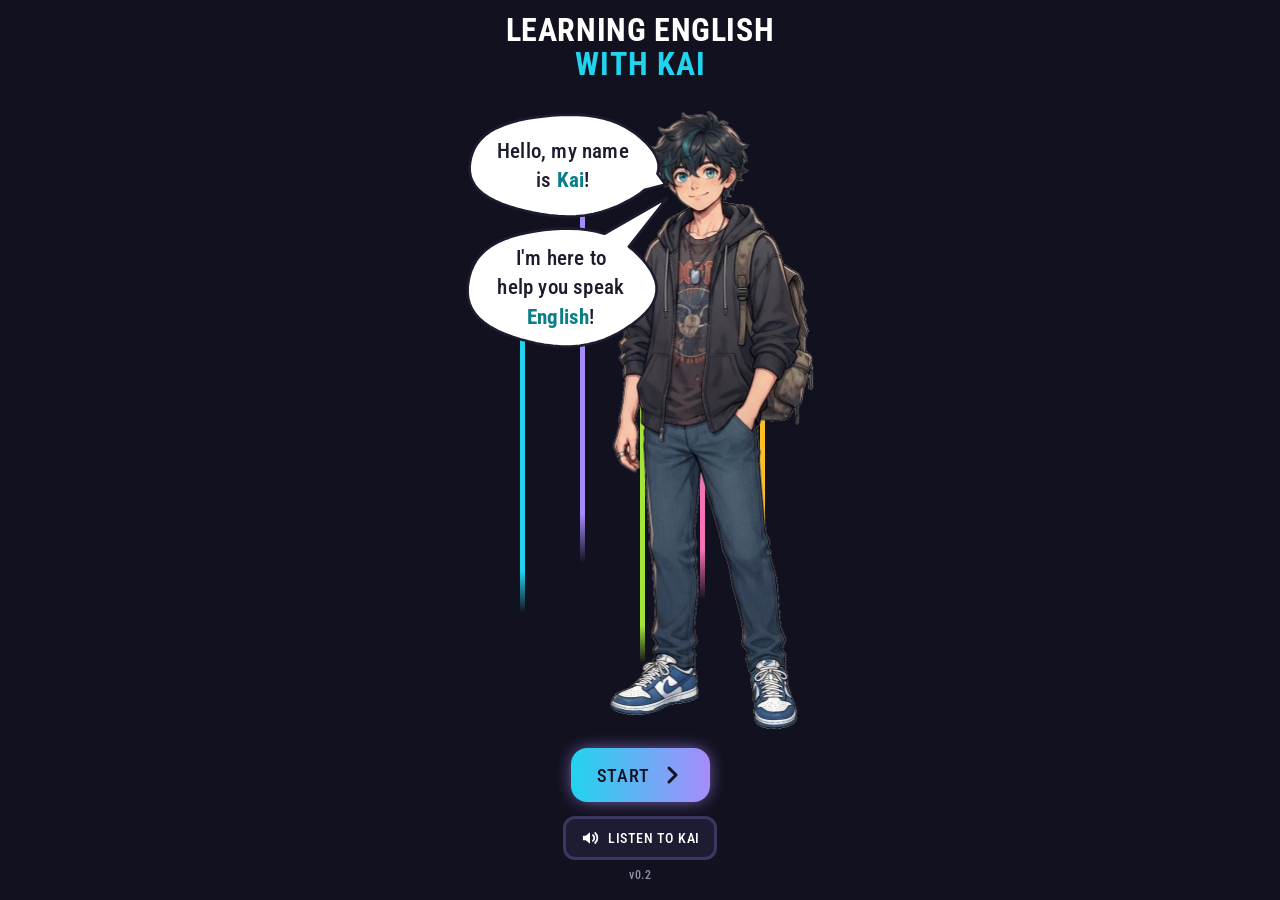
<file: index.html>
<!doctype html>
<html lang="en">
<head>
<meta charset="utf-8">
<meta name="viewport" content="width=device-width,initial-scale=1,viewport-fit=cover">
<meta name="theme-color" content="#ffffff">
<meta name="apple-mobile-web-app-capable" content="yes">
<meta name="mobile-web-app-capable" content="yes">
<meta name="apple-mobile-web-app-title" content="Kai English">
<meta name="description" content="Learning English with Kai : vocabulaire, conjugaison et grammaire pour un élève de 6e.">
<link rel="manifest" href="manifest.webmanifest">
<link rel="icon" type="image/png" href="icon-192.png">
<link rel="apple-touch-icon" href="apple-touch-icon.png">
<title>Learning English with Kai</title>
<link rel="stylesheet" href="css/fonts.css">
<link rel="stylesheet" href="css/app.css">
</head>
<body>
<main class="page gm on" id="home">
<h1>Learning English <span>with Kai</span></h1>
<div class="stage" id="stage"></div>
<button class="listen" id="start" type="button">Start<svg class="go" viewBox="0 0 24 24"><path d="M9 5l7 7-7 7" fill="none" stroke="currentColor" stroke-width="3" stroke-linecap="round" stroke-linejoin="round"/></svg></button>
<button class="ghost sm" id="listen" type="button" aria-label="Listen to Kai"><svg viewBox="0 0 24 24"><path d="M3.5 9.2h3.4L12 5v14l-5.1-4.2H3.5z" fill="currentColor"/><path d="M15.5 8.6a4.5 4.5 0 0 1 0 6.8M18.2 6a8.2 8.2 0 0 1 0 12" fill="none" stroke="currentColor" stroke-width="2.2" stroke-linecap="round"/></svg>Listen to Kai</button>
<p class="ver">v0.2</p>
</main>
<main class="page gm" id="menu">
<div class="top"><button class="back" id="back" aria-label="Back"><svg viewBox="0 0 24 24"><path d="M15 5 8 12l7 7" fill="none" stroke="currentColor" stroke-width="3" stroke-linecap="round" stroke-linejoin="round"/></svg></button><h1>Menu</h1><button class="me" id="toMe" aria-label="My profile and Kai's voice"><span id="meIni">?</span></button></div>
<!-- Nouvelle mouture (PO, 11/11) : le haut du menu est un carrousel de cartes à faire glisser — Kai, aujourd'hui, cette semaine -->
<div class="mcar" id="mcar" aria-roledescription="carousel" aria-label="Kai, today and this week">
<div class="mtrack" id="mtrack">
<section class="mslide" aria-roledescription="slide" aria-label="1 of 3: Kai"><div class="mcard mkai"><div class="mhead" id="mhead"></div><p class="mhint" id="mhint">Swipe for your goals <svg viewBox="0 0 24 24" aria-hidden="true"><path d="M9 5l7 7-7 7" fill="none" stroke="currentColor" stroke-width="3" stroke-linecap="round" stroke-linejoin="round"/></svg></p></div></section>
<section class="mslide" aria-roledescription="slide" aria-label="2 of 3: today"><div class="mcard mday" id="mday"></div></section>
<section class="mslide" aria-roledescription="slide" aria-label="3 of 3: this week"><div class="mcard mweek" id="mweek"></div></section>
</div>
<div class="mdots" id="mdots" role="tablist" aria-label="Cards"><button type="button" role="tab" aria-selected="true" aria-label="Kai" data-mc="0"></button><button type="button" role="tab" aria-selected="false" aria-label="Today" data-mc="1"></button><button type="button" role="tab" aria-selected="false" aria-label="This week" data-mc="2"></button></div>
</div>
<div class="gmrank" id="gmrank" hidden></div>
<!-- Menu, nouvelle mouture (PO 11/11) : des « apps » 3 par ligne à la place des grandes tuiles -->
<nav class="apps" aria-label="Apps">
<button class="app" id="toDico" style="--n:#22d3ee"><div class="aic"><img src="img/kai-detective.webp" alt="" loading="lazy"></div><b>Dictionary</b></button>
<button class="app" id="toGrammar" style="--n:#fbbf24"><div class="aic"><img src="img/kai-worldmap.webp" alt="" loading="lazy"></div><b>Grammar</b></button>
<button class="app" id="toConj" style="--n:#a78bfa"><div class="aic"><img src="img/sc-write.webp" alt="" loading="lazy"></div><b>Conjugation</b></button>
<button class="app" id="toDaily" style="--n:#a3e635"><div class="aic"><img src="img/kai-school.webp" alt="" loading="lazy"></div><b>My activity</b><span class="asum" hidden></span></button>
<button class="app" id="toTY" style="--n:#f472b6"><div class="aic"><img src="img/sc-kimono.webp" alt="" loading="lazy"></div><b>Test yourself</b></button>
<button class="app" id="toTests" style="--n:#fb923c"><div class="aic"><img src="img/sc-think-sq.webp" alt="" loading="lazy"></div><b>Weekly review</b><span class="asum" hidden></span></button>
<button class="app" id="toDictee" style="--n:#38bdf8"><div class="aic"><img src="img/sc-chill.webp" alt="" loading="lazy"></div><b>Dictation</b></button>
<button class="app" id="toPicks" style="--n:#f59e0b"><div class="aic"><img src="img/kai-magic.webp" alt="" loading="lazy"></div><b>My picks</b></button>
<button class="app" id="toVoyage" style="--n:#2dd4bf"><div class="aic"><img src="img/kai-voyage.webp" alt="" loading="lazy"></div><b>Kai's voyage</b></button>
<!-- Certificates : masquée à la demande du PO (03/11) ; openCertificates reste en place -->
<button class="app" id="toCerts" style="--n:#f472b6" hidden><div class="aic"><img src="img/kai-diploma.webp" alt="" loading="lazy"><em class="abadge" id="certpill" hidden></em></div><b>Certificates</b><span id="certsum" hidden></span></button>
</nav>
</main>
<main class="page" id="hello">
<div class="top"><button class="back" id="backH" aria-label="Back"><svg viewBox="0 0 24 24"><path d="M15 5 8 12l7 7" fill="none" stroke="currentColor" stroke-width="3" stroke-linecap="round" stroke-linejoin="round"/></svg></button><h1>Hello!</h1><span></span></div>
<div class="qhead" id="hellohead"></div>
<form class="nameform" id="nameform" autocomplete="off"><label for="pname">My first name</label><input id="pname" name="pname" maxlength="16" autocomplete="off" autocapitalize="words" spellcheck="false" placeholder="Type your first name"><p class="lvq">My English level</p><div class="lvpick" id="hlvpick" role="radiogroup" aria-label="My English level"></div>
<button class="listen" type="submit">Let's go!<svg class="go" viewBox="0 0 24 24"><path d="M9 5l7 7-7 7" fill="none" stroke="currentColor" stroke-width="3" stroke-linecap="round" stroke-linejoin="round"/></svg></button></form>
<p class="nmsg" id="nmsg" aria-live="polite"></p>
</main>
<main class="page" id="who">
<div class="top"><button class="back" id="backWho" aria-label="Back"><svg viewBox="0 0 24 24"><path d="M15 5 8 12l7 7" fill="none" stroke="currentColor" stroke-width="3" stroke-linecap="round" stroke-linejoin="round"/></svg></button><h1>Who's learning?</h1><span></span></div>
<div class="qhead" id="whohead"></div>
<div class="plist" id="plist"></div>
</main>
<main class="page" id="me">
<div class="top"><button class="back" id="backMe" aria-label="Back to menu"><svg viewBox="0 0 24 24"><path d="M15 5 8 12l7 7" fill="none" stroke="currentColor" stroke-width="3" stroke-linecap="round" stroke-linejoin="round"/></svg></button><h1>Me</h1><span></span></div>
<div id="mebody"></div>
</main>
<main class="page gm" id="conj">
<div class="top"><button class="back" id="backCj" aria-label="Back to menu"><svg viewBox="0 0 24 24"><path d="M15 5 8 12l7 7" fill="none" stroke="currentColor" stroke-width="3" stroke-linecap="round" stroke-linejoin="round"/></svg></button><h1>Conjugation</h1><span></span></div>
<div id="conjbody"></div>
</main>
<main class="page gm" id="prepositions">
<div class="top"><button class="back" id="backP" aria-label="Back to menu"><svg viewBox="0 0 24 24"><path d="M15 5 8 12l7 7" fill="none" stroke="currentColor" stroke-width="3" stroke-linecap="round" stroke-linejoin="round"/></svg></button><h1>Prepositions</h1><span></span></div>
<label class="search" id="prepbox"><svg class="mag" viewBox="0 0 24 24"><circle cx="10.5" cy="10.5" r="6.5" fill="none" stroke="currentColor" stroke-width="2.6"/><path d="M15.5 15.5 21 21" stroke="currentColor" stroke-width="2.6" stroke-linecap="round"/></svg><input id="prepq" type="search" placeholder="Search a preposition…" autocomplete="off" autocapitalize="none" spellcheck="false" aria-label="Search a preposition in French or in English"><button class="clr" id="prepclr" type="button" aria-label="Clear"><svg viewBox="0 0 24 24"><path d="M6 6l12 12M18 6 6 18" stroke="currentColor" stroke-width="3" stroke-linecap="round"/></svg></button></label>
<div class="chips" id="prepchips"></div>
<p class="count" id="prepcount"></p>
<div class="vlist" id="preplist"></div>
</main>
<main class="page gm" id="lesson">
<div class="top"><button class="back" id="backL" aria-label="Back"><svg viewBox="0 0 24 24"><path d="M15 5 8 12l7 7" fill="none" stroke="currentColor" stroke-width="3" stroke-linecap="round" stroke-linejoin="round"/></svg></button><h1 id="ltitle">Lesson</h1><span></span></div>
<div id="lessonbody"></div>
</main>
<main class="page" id="daily">
<div class="top"><button class="back" id="backD" aria-label="Back to menu"><svg viewBox="0 0 24 24"><path d="M15 5 8 12l7 7" fill="none" stroke="currentColor" stroke-width="3" stroke-linecap="round" stroke-linejoin="round"/></svg></button><h1>My activity</h1><span></span></div>
<div id="dailybody"></div>
</main>
<main class="page" id="certs">
<div class="top"><button class="back" id="backCerts" aria-label="Back"><svg viewBox="0 0 24 24"><path d="M15 5 8 12l7 7" fill="none" stroke="currentColor" stroke-width="3" stroke-linecap="round" stroke-linejoin="round"/></svg></button><h1>Certificates</h1><span></span></div>
<div id="certsbody"></div>
</main>
<main class="page" id="cexam">
<div class="top"><button class="back" id="backExam" aria-label="Back to certificates"><svg viewBox="0 0 24 24"><path d="M15 5 8 12l7 7" fill="none" stroke="currentColor" stroke-width="3" stroke-linecap="round" stroke-linejoin="round"/></svg></button><h1 id="cexamtitle">Certificate</h1><span></span></div>
<div id="cexambody"></div>
</main>
<main class="page" id="cparents">
<div class="top"><button class="back" id="backParents" aria-label="Back to certificates"><svg viewBox="0 0 24 24"><path d="M15 5 8 12l7 7" fill="none" stroke="currentColor" stroke-width="3" stroke-linecap="round" stroke-linejoin="round"/></svg></button><h1>For my parents</h1><span></span></div>
<div id="parentsbody"></div>
<div class="pactions"><button class="listen" id="cprintbtn" type="button">Print</button><p class="menote">Opens the print window of your browser. Nothing is sent anywhere. <span lang="fr">(Une page A4 avec les certificats de l'élève.)</span></p></div>
</main>
<main class="page gm" id="grammar">
<div class="top"><button class="back" id="backG" aria-label="Back to menu"><svg viewBox="0 0 24 24"><path d="M15 5 8 12l7 7" fill="none" stroke="currentColor" stroke-width="3" stroke-linecap="round" stroke-linejoin="round"/></svg></button><h1>Grammar</h1><span></span></div>
<div id="grammarbody"></div>
</main>
<main class="page gm" id="words">
<div class="top"><button class="back" id="backW" aria-label="Back to menu"><svg viewBox="0 0 24 24"><path d="M15 5 8 12l7 7" fill="none" stroke="currentColor" stroke-width="3" stroke-linecap="round" stroke-linejoin="round"/></svg></button><h1>Dictionary</h1><span></span></div>
<label class="search" id="wsearchBox"><svg class="mag" viewBox="0 0 24 24"><circle cx="10.5" cy="10.5" r="6.5" fill="none" stroke="currentColor" stroke-width="2.6"/><path d="M15.5 15.5 21 21" stroke="currentColor" stroke-width="2.6" stroke-linecap="round"/></svg><input id="wq" type="search" placeholder="Search any word: chat, run…" autocomplete="off" autocapitalize="none" spellcheck="false" aria-label="Search any word, in French or in English"><button class="clr" id="wclr" type="button" aria-label="Clear"><svg viewBox="0 0 24 24"><path d="M6 6l12 12M18 6 6 18" stroke="currentColor" stroke-width="3" stroke-linecap="round"/></svg></button></label>
<p class="count" id="wcount" hidden></p>
<div id="wres" hidden></div>
<div class="tiles" id="wtiles">
<button class="tile" id="toVerbs"><div class="pic"><img src="img/kai-sit.webp" alt="Kai assis avec son carnet"></div><div><b>Verbs</b><span>Les verbes : walk, go, leave…</span></div><svg class="go" viewBox="0 0 24 24"><path d="M9 5l7 7-7 7" fill="none" stroke="currentColor" stroke-width="3" stroke-linecap="round" stroke-linejoin="round"/></svg></button>
<button class="tile" id="toNouns"><div class="pic"><img src="img/kai-walk34.webp" alt="Kai qui marche"></div><div><b>Nouns</b><span>Les noms : animaux, sports, histoire…</span></div><svg class="go" viewBox="0 0 24 24"><path d="M9 5l7 7-7 7" fill="none" stroke="currentColor" stroke-width="3" stroke-linecap="round" stroke-linejoin="round"/></svg></button>
<button class="tile wide" id="toAdj"><div class="pic"><img src="img/kai-chair.webp" alt="Kai dans un fauteuil"></div><div><b>Adjectives</b><span>Les adjectifs : big, happy, blue…</span></div><svg class="go" viewBox="0 0 24 24"><path d="M9 5l7 7-7 7" fill="none" stroke="currentColor" stroke-width="3" stroke-linecap="round" stroke-linejoin="round"/></svg></button>
<button class="tile wide" id="toAdv"><div class="pic"><img src="img/kai-magic.webp" alt="Kai qui lance de l'énergie"></div><div><b>Adverbs</b><span>Les adverbes : always, here, quickly…</span></div><svg class="go" viewBox="0 0 24 24"><path d="M9 5l7 7-7 7" fill="none" stroke="currentColor" stroke-width="3" stroke-linecap="round" stroke-linejoin="round"/></svg></button>
<button class="tile wide" id="toCon"><div class="pic"><img src="img/kai-kick.webp" alt="Kai qui donne un coup de pied"></div><div><b>Connectors</b><span>Les connecteurs : because, but, so…</span></div><svg class="go" viewBox="0 0 24 24"><path d="M9 5l7 7-7 7" fill="none" stroke="currentColor" stroke-width="3" stroke-linecap="round" stroke-linejoin="round"/></svg></button>
<button class="tile wide" id="toPrep"><div class="pic"><img src="img/kai-cat.webp" alt="Kai assis avec son chat"></div><div><b>Prepositions</b><span>Les prépositions : in, on, under, with…</span></div><svg class="go" viewBox="0 0 24 24"><path d="M9 5l7 7-7 7" fill="none" stroke="currentColor" stroke-width="3" stroke-linecap="round" stroke-linejoin="round"/></svg></button>
<button class="tile wide" id="toPhr"><div class="pic"><img src="img/kai-stand.webp" alt="Kai debout"></div><div><b>Phrasal verbs</b><span>Get up, look for, carry out…</span></div><svg class="go" viewBox="0 0 24 24"><path d="M9 5l7 7-7 7" fill="none" stroke="currentColor" stroke-width="3" stroke-linecap="round" stroke-linejoin="round"/></svg></button>
<button class="tile wide" id="toIdi"><div class="pic"><img src="img/kai-bust.webp" alt="Kai qui sourit"></div><div><b>Idioms</b><span>Les expressions : break the ice, a piece of cake…</span></div><svg class="go" viewBox="0 0 24 24"><path d="M9 5l7 7-7 7" fill="none" stroke="currentColor" stroke-width="3" stroke-linecap="round" stroke-linejoin="round"/></svg></button>
<button class="tile wide" id="toQty"><div class="pic"><img src="img/sc-think.webp" alt="Kai qui réfléchit"></div><div><b>Quantifiers</b><span>Much, many, several, a few, enough…</span></div><svg class="go" viewBox="0 0 24 24"><path d="M9 5l7 7-7 7" fill="none" stroke="currentColor" stroke-width="3" stroke-linecap="round" stroke-linejoin="round"/></svg></button>
</div>
</main>
<main class="page gm" id="quizzes">
<div class="top"><button class="back" id="backZ" aria-label="Back to Test yourself"><svg viewBox="0 0 24 24"><path d="M15 5 8 12l7 7" fill="none" stroke="currentColor" stroke-width="3" stroke-linecap="round" stroke-linejoin="round"/></svg></button><h1>Quiz</h1><span></span></div>
<p class="qintro">5, 10 or 20 words: first French → English, then English → French. Do it again until you get 100% both ways!</p>
<div class="tiles">
<button class="tile" id="toQV"><div class="pic"><img src="img/kai-dyn.webp" alt="Kai, pose dynamique"></div><div><b>Quiz verbs</b><span>By theme: routine, sports, food…</span></div><svg class="go" viewBox="0 0 24 24"><path d="M9 5l7 7-7 7" fill="none" stroke="currentColor" stroke-width="3" stroke-linecap="round" stroke-linejoin="round"/></svg></button>
<button class="tile" id="toQN"><div class="pic"><img src="img/kai-profile.webp" alt="Kai de profil"></div><div><b>Quiz nouns</b><span>Animals, sports, school…</span></div><svg class="go" viewBox="0 0 24 24"><path d="M9 5l7 7-7 7" fill="none" stroke="currentColor" stroke-width="3" stroke-linecap="round" stroke-linejoin="round"/></svg></button>
<button class="tile wide" id="toQJ"><div class="pic"><img src="img/kai-eat.webp" alt="Kai qui mange"></div><div><b>Quiz adjectives</b><span>Colours, feelings, weather…</span></div><svg class="go" viewBox="0 0 24 24"><path d="M9 5l7 7-7 7" fill="none" stroke="currentColor" stroke-width="3" stroke-linecap="round" stroke-linejoin="round"/></svg></button>
<button class="tile wide" id="toQA"><div class="pic"><img src="img/kai-drink.webp" alt="Kai qui boit"></div><div><b>Quiz adverbs</b><span>Frequency, time, place…</span></div><svg class="go" viewBox="0 0 24 24"><path d="M9 5l7 7-7 7" fill="none" stroke="currentColor" stroke-width="3" stroke-linecap="round" stroke-linejoin="round"/></svg></button>
<button class="tile wide" id="toQC"><div class="pic"><img src="img/kai-friend.webp" alt="Kai qui discute"></div><div><b>Quiz connectors</b><span>Because, however, so…</span></div><svg class="go" viewBox="0 0 24 24"><path d="M9 5l7 7-7 7" fill="none" stroke="currentColor" stroke-width="3" stroke-linecap="round" stroke-linejoin="round"/></svg></button>
<button class="tile wide" id="toQP"><div class="pic"><img src="img/kai-dog.webp" alt="Kai avec son chien"></div><div><b>Quiz prepositions</b><span>In, on, under, before…</span></div><svg class="go" viewBox="0 0 24 24"><path d="M9 5l7 7-7 7" fill="none" stroke="currentColor" stroke-width="3" stroke-linecap="round" stroke-linejoin="round"/></svg></button>
<button class="tile wide" id="toQPh"><div class="pic"><img src="img/kai-face.webp" alt="Kai de face"></div><div><b>Quiz phrasal verbs</b><span>Get up, find out, carry out…</span></div><svg class="go" viewBox="0 0 24 24"><path d="M9 5l7 7-7 7" fill="none" stroke="currentColor" stroke-width="3" stroke-linecap="round" stroke-linejoin="round"/></svg></button>
<button class="tile wide" id="toQI"><div class="pic"><img src="img/kai-head.webp" alt="Kai qui sourit"></div><div><b>Quiz idioms</b><span>Break the ice, time flies…</span></div><svg class="go" viewBox="0 0 24 24"><path d="M9 5l7 7-7 7" fill="none" stroke="currentColor" stroke-width="3" stroke-linecap="round" stroke-linejoin="round"/></svg></button>
<button class="tile wide" id="toDict"><div class="pic"><img src="img/sc-chill.webp" alt="Kai qui écoute de la musique"></div><div><b>Dictation</b><span>Listen to Kai and type the missing word · ≈ 3 min</span></div><svg class="go" viewBox="0 0 24 24"><path d="M9 5l7 7-7 7" fill="none" stroke="currentColor" stroke-width="3" stroke-linecap="round" stroke-linejoin="round"/></svg></button>
</div>
</main>
<main class="page gm" id="verbs">
<div class="top"><button class="back" id="backV" aria-label="Back to menu"><svg viewBox="0 0 24 24"><path d="M15 5 8 12l7 7" fill="none" stroke="currentColor" stroke-width="3" stroke-linecap="round" stroke-linejoin="round"/></svg></button><h1>Verbs</h1><span></span></div>
<label class="search" id="searchBox"><svg class="mag" viewBox="0 0 24 24"><circle cx="10.5" cy="10.5" r="6.5" fill="none" stroke="currentColor" stroke-width="2.6"/><path d="M15.5 15.5 21 21" stroke="currentColor" stroke-width="2.6" stroke-linecap="round"/></svg><input id="q" type="search" placeholder="Search a verb…" autocomplete="off" autocapitalize="none" spellcheck="false" aria-label="Search a verb in French or in English"><button class="clr" id="clr" type="button" aria-label="Clear"><svg viewBox="0 0 24 24"><path d="M6 6l12 12M18 6 6 18" stroke="currentColor" stroke-width="3" stroke-linecap="round"/></svg></button></label>
<div class="chips" id="vchips"></div>
<p class="count" id="count"></p>
<div class="vlist" id="vlist"></div>
</main>
<main class="page gm" id="nouns">
<div class="top"><button class="back" id="backN" aria-label="Back to menu"><svg viewBox="0 0 24 24"><path d="M15 5 8 12l7 7" fill="none" stroke="currentColor" stroke-width="3" stroke-linecap="round" stroke-linejoin="round"/></svg></button><h1>Nouns</h1><span></span></div>
<label class="search" id="nsearchBox"><svg class="mag" viewBox="0 0 24 24"><circle cx="10.5" cy="10.5" r="6.5" fill="none" stroke="currentColor" stroke-width="2.6"/><path d="M15.5 15.5 21 21" stroke="currentColor" stroke-width="2.6" stroke-linecap="round"/></svg><input id="nq" type="search" placeholder="Search a noun…" autocomplete="off" autocapitalize="none" spellcheck="false" aria-label="Search a noun in French or in English"><button class="clr" id="nclr" type="button" aria-label="Clear"><svg viewBox="0 0 24 24"><path d="M6 6l12 12M18 6 6 18" stroke="currentColor" stroke-width="3" stroke-linecap="round"/></svg></button></label>
<div class="chips" id="nchips"></div>
<p class="count" id="ncount"></p>
<div class="vlist" id="nlist"></div>
</main>
<main class="page gm" id="adjectives">
<div class="top"><button class="back" id="backJ" aria-label="Back to menu"><svg viewBox="0 0 24 24"><path d="M15 5 8 12l7 7" fill="none" stroke="currentColor" stroke-width="3" stroke-linecap="round" stroke-linejoin="round"/></svg></button><h1>Adjectives</h1><span></span></div>
<label class="search" id="adjbox"><svg class="mag" viewBox="0 0 24 24"><circle cx="10.5" cy="10.5" r="6.5" fill="none" stroke="currentColor" stroke-width="2.6"/><path d="M15.5 15.5 21 21" stroke="currentColor" stroke-width="2.6" stroke-linecap="round"/></svg><input id="adjq" type="search" placeholder="Search an adjective…" autocomplete="off" autocapitalize="none" spellcheck="false" aria-label="Search an adjective in French or in English"><button class="clr" id="adjclr" type="button" aria-label="Clear"><svg viewBox="0 0 24 24"><path d="M6 6l12 12M18 6 6 18" stroke="currentColor" stroke-width="3" stroke-linecap="round"/></svg></button></label>
<div class="chips" id="adjchips"></div>
<p class="count" id="adjcount"></p>
<div class="vlist" id="adjlist"></div>
</main>
<main class="page gm" id="adverbs">
<div class="top"><button class="back" id="backA" aria-label="Back to menu"><svg viewBox="0 0 24 24"><path d="M15 5 8 12l7 7" fill="none" stroke="currentColor" stroke-width="3" stroke-linecap="round" stroke-linejoin="round"/></svg></button><h1>Adverbs</h1><span></span></div>
<label class="search" id="advbox"><svg class="mag" viewBox="0 0 24 24"><circle cx="10.5" cy="10.5" r="6.5" fill="none" stroke="currentColor" stroke-width="2.6"/><path d="M15.5 15.5 21 21" stroke="currentColor" stroke-width="2.6" stroke-linecap="round"/></svg><input id="advq" type="search" placeholder="Search an adverb…" autocomplete="off" autocapitalize="none" spellcheck="false" aria-label="Search an adverb in French or in English"><button class="clr" id="advclr" type="button" aria-label="Clear"><svg viewBox="0 0 24 24"><path d="M6 6l12 12M18 6 6 18" stroke="currentColor" stroke-width="3" stroke-linecap="round"/></svg></button></label>
<div class="chips" id="advchips"></div>
<p class="count" id="advcount"></p>
<div class="vlist" id="advlist"></div>
</main>
<main class="page gm" id="quantifiers">
<div class="top"><button class="back" id="backQt" aria-label="Back to menu"><svg viewBox="0 0 24 24"><path d="M15 5 8 12l7 7" fill="none" stroke="currentColor" stroke-width="3" stroke-linecap="round" stroke-linejoin="round"/></svg></button><h1>Quantifiers</h1><span></span></div>
<label class="search" id="qtybox"><svg class="mag" viewBox="0 0 24 24"><circle cx="10.5" cy="10.5" r="6.5" fill="none" stroke="currentColor" stroke-width="2.6"/><path d="M15.5 15.5 21 21" stroke="currentColor" stroke-width="2.6" stroke-linecap="round"/></svg><input id="qtyq" type="search" placeholder="Search a quantifier…" autocomplete="off" autocapitalize="none" spellcheck="false" aria-label="Search a quantifier in French or in English"><button class="clr" id="qtyclr" type="button" aria-label="Clear"><svg viewBox="0 0 24 24"><path d="M6 6l12 12M18 6 6 18" stroke="currentColor" stroke-width="3" stroke-linecap="round"/></svg></button></label>
<div class="chips" id="qtychips"></div>
<p class="count" id="qtycount"></p>
<div class="vlist" id="qtylist"></div>
</main>
<main class="page gm" id="phrasals">
<div class="top"><button class="back" id="backPh" aria-label="Back to menu"><svg viewBox="0 0 24 24"><path d="M15 5 8 12l7 7" fill="none" stroke="currentColor" stroke-width="3" stroke-linecap="round" stroke-linejoin="round"/></svg></button><h1>Phrasal verbs</h1><span></span></div>
<label class="search" id="phrbox"><svg class="mag" viewBox="0 0 24 24"><circle cx="10.5" cy="10.5" r="6.5" fill="none" stroke="currentColor" stroke-width="2.6"/><path d="M15.5 15.5 21 21" stroke="currentColor" stroke-width="2.6" stroke-linecap="round"/></svg><input id="phrq" type="search" placeholder="Search a phrasal verb…" autocomplete="off" autocapitalize="none" spellcheck="false" aria-label="Search a phrasal verb in French or in English"><button class="clr" id="phrclr" type="button" aria-label="Clear"><svg viewBox="0 0 24 24"><path d="M6 6l12 12M18 6 6 18" stroke="currentColor" stroke-width="3" stroke-linecap="round"/></svg></button></label>
<div class="chips" id="phrchips"></div>
<p class="count" id="phrcount"></p>
<div class="vlist" id="phrlist"></div>
</main>
<main class="page gm" id="idioms">
<div class="top"><button class="back" id="backId" aria-label="Back to menu"><svg viewBox="0 0 24 24"><path d="M15 5 8 12l7 7" fill="none" stroke="currentColor" stroke-width="3" stroke-linecap="round" stroke-linejoin="round"/></svg></button><h1>Idioms</h1><span></span></div>
<label class="search" id="idibox"><svg class="mag" viewBox="0 0 24 24"><circle cx="10.5" cy="10.5" r="6.5" fill="none" stroke="currentColor" stroke-width="2.6"/><path d="M15.5 15.5 21 21" stroke="currentColor" stroke-width="2.6" stroke-linecap="round"/></svg><input id="idiq" type="search" placeholder="Search an idiom…" autocomplete="off" autocapitalize="none" spellcheck="false" aria-label="Search an idiom in French or in English"><button class="clr" id="idiclr" type="button" aria-label="Clear"><svg viewBox="0 0 24 24"><path d="M6 6l12 12M18 6 6 18" stroke="currentColor" stroke-width="3" stroke-linecap="round"/></svg></button></label>
<div class="chips" id="idichips"></div>
<p class="count" id="idicount"></p>
<div class="vlist" id="idilist"></div>
</main>
<main class="page gm" id="connectors">
<div class="top"><button class="back" id="backC" aria-label="Back to menu"><svg viewBox="0 0 24 24"><path d="M15 5 8 12l7 7" fill="none" stroke="currentColor" stroke-width="3" stroke-linecap="round" stroke-linejoin="round"/></svg></button><h1>Connectors</h1><span></span></div>
<label class="search" id="conbox"><svg class="mag" viewBox="0 0 24 24"><circle cx="10.5" cy="10.5" r="6.5" fill="none" stroke="currentColor" stroke-width="2.6"/><path d="M15.5 15.5 21 21" stroke="currentColor" stroke-width="2.6" stroke-linecap="round"/></svg><input id="conq" type="search" placeholder="Search a connector…" autocomplete="off" autocapitalize="none" spellcheck="false" aria-label="Search a connector in French or in English"><button class="clr" id="conclr" type="button" aria-label="Clear"><svg viewBox="0 0 24 24"><path d="M6 6l12 12M18 6 6 18" stroke="currentColor" stroke-width="3" stroke-linecap="round"/></svg></button></label>
<div class="chips" id="conchips"></div>
<p class="count" id="concount"></p>
<div class="vlist" id="conlist"></div>
</main>
<main class="page" id="quiz">
<div class="top"><button class="back" id="backQ" aria-label="Back to menu"><svg viewBox="0 0 24 24"><path d="M15 5 8 12l7 7" fill="none" stroke="currentColor" stroke-width="3" stroke-linecap="round" stroke-linejoin="round"/></svg></button><h1 id="qtitle">Quiz verbs</h1><span class="qn" id="qn"></span></div>
<div id="qwrap"></div>
</main>
<main class="page" id="diy">
<div class="top"><button class="back" id="backDY" aria-label="Back"><svg viewBox="0 0 24 24"><path d="M15 5 8 12l7 7" fill="none" stroke="currentColor" stroke-width="3" stroke-linecap="round" stroke-linejoin="round"/></svg></button><h1>Do it yourself</h1><span class="qn" id="dyqn"></span></div>
<div id="dybody"></div>
</main>
<!-- My picks (PO, 15/11) : les mots attrapés pendant les quiz, jour par jour, et un test sans choix (js/app-picks.js) -->
<main class="page gm" id="picks">
<div class="top"><button class="back" id="backPk" aria-label="Back to menu"><svg viewBox="0 0 24 24"><path d="M15 5 8 12l7 7" fill="none" stroke="currentColor" stroke-width="3" stroke-linecap="round" stroke-linejoin="round"/></svg></button><h1>My picks</h1><span></span></div>
<div id="pkbody"></div>
</main>
<main class="page gm" id="voyage">
<div class="top"><button class="back" id="backVy" aria-label="Back"><svg viewBox="0 0 24 24"><path d="M15 5 8 12l7 7" fill="none" stroke="currentColor" stroke-width="3" stroke-linecap="round" stroke-linejoin="round"/></svg></button><h1>Kai's voyage</h1><span></span></div>
<div id="vybody"></div>
</main>
<main class="page gm" id="ty">
<div class="top"><button class="back" id="backTY" aria-label="Back to menu"><svg viewBox="0 0 24 24"><path d="M15 5 8 12l7 7" fill="none" stroke="currentColor" stroke-width="3" stroke-linecap="round" stroke-linejoin="round"/></svg></button><h1>Test yourself</h1><span></span></div>
<p class="qintro">Practise as much as you want: your class tests, your own revision for a test, a sentence about a picture or a word quiz.</p>
<div class="tiles">
<button class="tile wide panel" id="toQuizzes"><div class="pic"><img src="img/kai-wall.webp" alt="Kai qui saute par-dessus un mur"></div><div><b>Quiz</b><span>5, 10 or 20 words, French ↔ English · Dictation</span></div><svg class="go" viewBox="0 0 24 24"><path d="M9 5l7 7-7 7" fill="none" stroke="currentColor" stroke-width="3" stroke-linecap="round" stroke-linejoin="round"/></svg></button>
<button class="tile wide panel" id="toT6"><div class="pic"><img src="img/kai-v.webp" alt="Kai qui lève les bras en V"></div><div><b>Test 6th grade</b><span>Your class tests: learn the words, then test yourself both ways</span></div><svg class="go" viewBox="0 0 24 24"><path d="M9 5l7 7-7 7" fill="none" stroke="currentColor" stroke-width="3" stroke-linecap="round" stroke-linejoin="round"/></svg></button>
<button class="tile wide panel" id="toDIY"><div class="pic"><img src="img/sc-sketch.webp" alt="Kai qui écrit dans son carnet"></div><div><b>Do it yourself</b><span>Choose what you revise: words, grammar, conjugation · for a test or homework</span></div><svg class="go" viewBox="0 0 24 24"><path d="M9 5l7 7-7 7" fill="none" stroke="currentColor" stroke-width="3" stroke-linecap="round" stroke-linejoin="round"/></svg></button>
<button class="tile wide panel" id="toTalk"><div class="pic"><img src="img/kai-friend.webp" alt="Kai qui parle"></div><div><b>Let's talk English</b><span>Look at the picture and say a sentence</span></div><svg class="go" viewBox="0 0 24 24"><path d="M9 5l7 7-7 7" fill="none" stroke="currentColor" stroke-width="3" stroke-linecap="round" stroke-linejoin="round"/></svg></button>
</div>
</main>
<main class="page" id="t6">
<div class="top"><button class="back" id="backT6" aria-label="Back"><svg viewBox="0 0 24 24"><path d="M15 5 8 12l7 7" fill="none" stroke="currentColor" stroke-width="3" stroke-linecap="round" stroke-linejoin="round"/></svg></button><h1>Test 6th grade</h1><span class="qn" id="t6qn"></span></div>
<div id="t6body"></div>
</main>
<main class="page" id="tests">
<div class="top"><button class="back" id="backTs" aria-label="Back to menu"><svg viewBox="0 0 24 24"><path d="M15 5 8 12l7 7" fill="none" stroke="currentColor" stroke-width="3" stroke-linecap="round" stroke-linejoin="round"/></svg></button><h1>My weekly review</h1><span></span></div>
<div id="testsbody"></div>
</main>
<main class="page" id="test">
<div class="top"><button class="back" id="backT" aria-label="Back to my tests"><svg viewBox="0 0 24 24"><path d="M15 5 8 12l7 7" fill="none" stroke="currentColor" stroke-width="3" stroke-linecap="round" stroke-linejoin="round"/></svg></button><h1 id="ttitle">Test</h1><span></span></div>
<div id="testbody"></div>
</main>
<div class="modal" id="modal" role="dialog" aria-modal="true" aria-labelledby="mtitle"><div class="mbox"><div class="mhd"><h2 id="mtitle"></h2><button class="mx" type="button" data-mclose aria-label="Close"><svg viewBox="0 0 24 24" aria-hidden="true"><path d="M6 6l12 12M18 6 6 18" fill="none" stroke="currentColor" stroke-width="3" stroke-linecap="round"/></svg></button></div><div class="mbody" id="mbody"></div></div></div>
<main class="page" id="talk">
<div class="top"><button class="back" id="backTk" aria-label="Back to menu"><svg viewBox="0 0 24 24"><path d="M15 5 8 12l7 7" fill="none" stroke="currentColor" stroke-width="3" stroke-linecap="round" stroke-linejoin="round"/></svg></button><h1>Let's talk English</h1><span></span></div>
<div id="talkbody"></div>
</main>
<div class="toast" id="toast"></div>
<script src="js/security.js"></script>
<script src="js/app-scene-voix.js"></script>
<script src="js/data/kv.js"></script>
<script src="js/app-voix-menu.js"></script>
<script src="js/data/dict.js"></script>
<script src="js/data/enrichissement-2026-10-30-verbes.js"></script>
<script src="js/data/enrichissement-2026-11-03-verbes.js"></script>
<script src="js/data/enrichissement-2026-11-09-verbes.js"></script>
<script src="js/data/liste-640-a-verbes.js"></script>
<script src="js/data/liste-640-b-verbes.js"></script>
<script src="js/data/liste-640-c-verbes.js"></script>
<script src="js/data/verbes-themes.js"></script>
<script src="js/app-verbes.js"></script>
<script src="js/app-quiz.js"></script>
<script src="js/app-daily.js"></script>
<script src="js/app-profils.js"></script>
<script src="js/data/lessons.js"></script>
<script src="js/app-lecons.js"></script>
<script src="js/data/lbank.js"></script>
<script src="js/app-entrainement.js"></script>
<script src="js/data/ndict.js"></script>
<script src="js/data/enrichissement-2026-10-30.js"></script>
<script src="js/data/enrichissement-2026-11-03.js"></script>
<script src="js/app-noms-lexiques.js"></script>
<script src="js/data/lexiques.js"></script>
<script src="js/data/enrichissement-2026-11-09.js"></script>
<script src="js/data/liste-640-a.js"></script>
<script src="js/data/liste-640-b.js"></script>
<script src="js/data/liste-640-c.js"></script>
<script src="js/data/adjectifs-habilete-2026-11-20.js"></script>
<script src="js/data/mots-po-2026-11-22.js"></script>
<script src="js/app-lexiques.js"></script>
<script src="js/data/usage.js"></script>
<script src="js/data/themes-sensibles.js"></script>
<script src="js/app-usage.js"></script>
<script src="js/data/phrasal-idioms.js"></script>
<script src="js/app-phrasal-aide.js"></script>
<script src="js/data/frt.js"></script>
<script src="js/app-traduction-fr.js"></script>
<script src="js/data/ttype.js"></script>
<script src="js/data/lecons-6e-2026-11-03.js"></script>
<script src="js/data/lecons-college-2026-11-03.js"></script>
<script src="js/data/lecons-2026-11-09-a.js"></script>
<script src="js/data/lecons-2026-11-09-b.js"></script>
<script src="js/app-tests.js"></script>
<script src="js/app-words.js"></script>
<script src="js/app-micro.js"></script>
<script src="js/app-talk-traduction.js"></script>
<script src="js/app-talk.js"></script>
<script src="js/app-v51-sauvegarde.js"></script>
<script src="js/app-v54-v62.js"></script>
<script src="js/app-menu-cartes.js"></script>
<script src="js/app-kai-discussion.js"></script>
<script src="js/app-dictee.js"></script>
<script src="js/app-picks.js"></script>
<script src="js/data/frequence-voyage.js"></script>
<script src="js/data/noms-ports.js"></script>
<script src="js/app-voyage.js"></script>
<script src="js/data/monuments.js"></script>
<script src="js/app-voyage-missions.js"></script>
<script src="js/app-images.js"></script>
<script src="js/data/certificats.js"></script>
<script src="js/app-certificats.js"></script>
<script src="js/app-certificats-ui.js"></script>
<script src="js/app-lang-fr.js"></script>
</body>
</html>
</file>
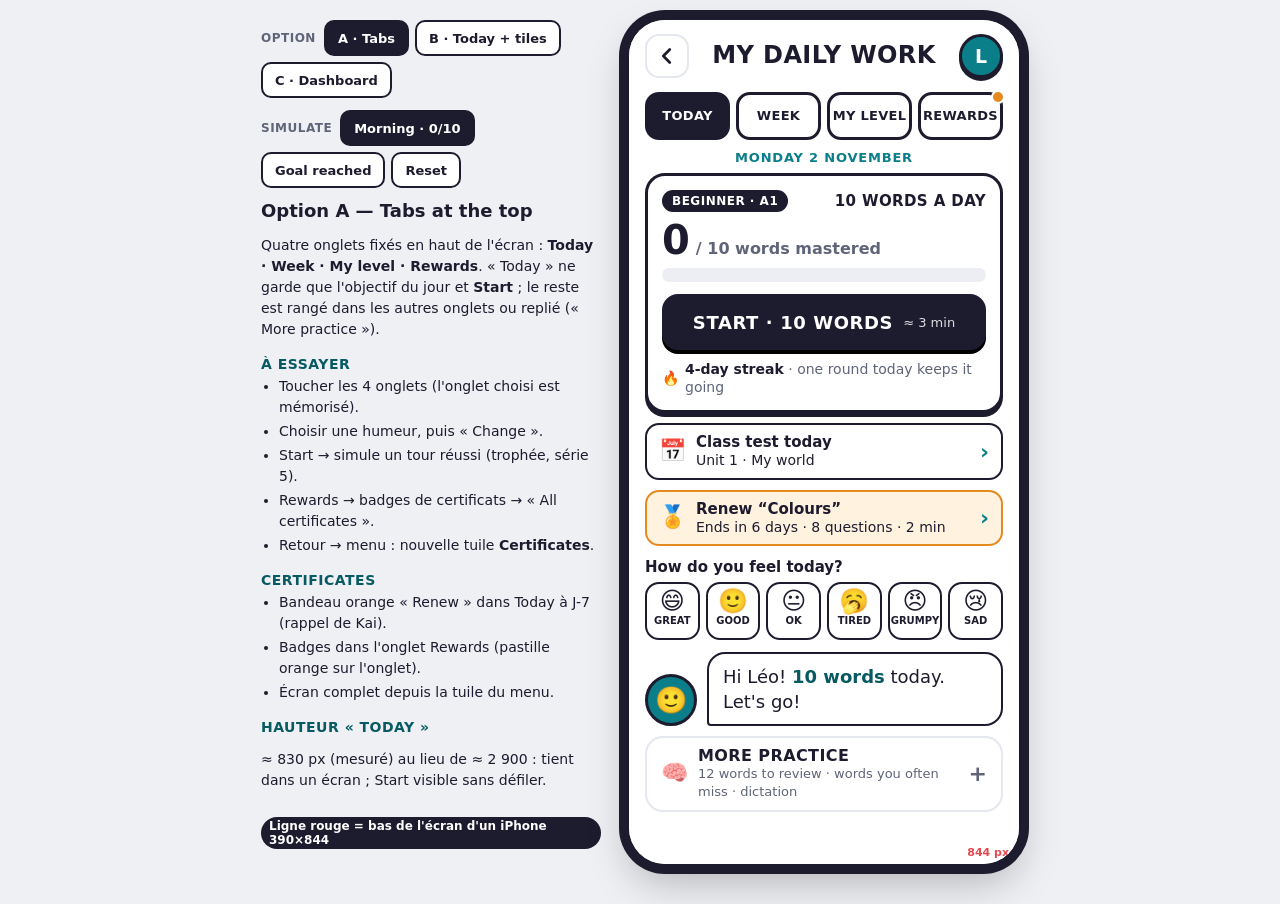
<file: docs/ux/maquettes-daily/option-a.html>
<!doctype html>
<html lang="en">
<head>
<meta charset="utf-8">
<meta name="viewport" content="width=device-width, initial-scale=1, viewport-fit=cover">
<title>Daily work · option A</title>
<style>
:root{color-scheme:light;--ink:#1d1b2e;--acc:#0b7f89;--acc-d:#075a62;--acc-l:#e6f7f8;--mut:#5f6478;--line:#e6e8ef;--ok:#1f9d55;--ok-d:#177a42;--ok-l:#ecfbf2;--warn:#9a4507;--warn-l:#fff3e0;--gold:#f5b301;--gold-l:#fff6dc;--bg:#eef0f4;--card:#fff;
--ui:system-ui,-apple-system,"Segoe UI",Roboto,"Helvetica Neue",Arial,sans-serif}
*{box-sizing:border-box;-webkit-tap-highlight-color:transparent}
html,body{margin:0;background:var(--bg)}
body{color:var(--ink);font:500 16px/1.4 var(--ui)}
button{font:inherit;color:inherit}
button:focus-visible,summary:focus-visible,a:focus-visible{outline:3px solid var(--acc);outline-offset:2px}
.sr{position:absolute;width:1px;height:1px;overflow:hidden;clip:rect(0 0 0 0)}

/* ---- cadre de maquette ---- */
.mq{display:flex;gap:28px;justify-content:center;align-items:flex-start;padding:20px 16px 40px}
.phone{width:390px;max-width:100%;background:#fff;position:relative}
.notes{width:340px;font:400 14px/1.5 var(--ui);color:var(--ink)}
.notes h2{margin:0 0 6px;font:800 18px var(--ui)}
.notes h3{margin:16px 0 4px;font:700 14px var(--ui);text-transform:uppercase;letter-spacing:.5px;color:var(--acc-d)}
.notes ul{margin:0;padding-left:18px}.notes li{margin:3px 0}
.notes .tag{display:inline-block;padding:2px 8px;border-radius:99px;background:var(--ink);color:#fff;font:700 12px var(--ui)}
.mqbar{display:flex;flex-wrap:wrap;gap:6px;align-items:center;margin-bottom:12px}
.mqbar a,.mqbar button{display:inline-flex;align-items:center;min-height:36px;padding:0 12px;border:2px solid var(--ink);border-radius:10px;background:#fff;font:700 13px var(--ui);text-decoration:none;color:var(--ink);cursor:pointer}
.mqbar .on{background:var(--ink);color:#fff}
.mqbar .lab{font:700 12px var(--ui);color:var(--mut);text-transform:uppercase;letter-spacing:.5px;margin-right:2px}
.fold{position:absolute;left:0;right:0;border-top:2px dashed #e5484d;pointer-events:none;z-index:30}
.fold span{position:absolute;right:6px;top:-20px;font:700 11px var(--ui);color:#e5484d;background:#fff;padding:0 4px}
@media (min-width:780px){
  .phone{height:844px;overflow:auto;border-radius:36px;box-shadow:0 0 0 10px var(--ink),0 18px 40px rgba(0,0,0,.25);scrollbar-width:thin}
  .mqtop{display:none}
}
@media (max-width:779px){
  .mq{display:block;padding:0}
  .notes{display:none}
  .phone{width:100%;max-width:480px;margin:0 auto}
  .mqtop{display:block;padding:8px 16px;background:#fffbea;border-bottom:2px dashed var(--gold)}
  .mqtop .mqbar{margin:0}
  .fold{display:none}
}

/* ---- écran de l'app ---- */
.scr{padding:14px 16px 28px;min-height:100%}
.top{display:grid;grid-template-columns:44px 1fr 44px;align-items:center;gap:6px;margin-bottom:6px}
.top h1{margin:0;text-align:center;font:800 24px/1.05 var(--ui);letter-spacing:.4px;text-transform:uppercase}
.back{width:44px;height:44px;border-radius:14px;border:2px solid var(--line);background:#fff;display:grid;place-items:center;cursor:pointer}
.back svg,.go svg{width:22px;height:22px}
.me{justify-self:end;width:44px;height:44px;display:grid;place-items:center;border:3px solid var(--ink);border-radius:50%;background:var(--acc);color:#fff;font:800 19px var(--ui);box-shadow:0 3px 0 var(--ink);cursor:pointer}
.sticky{position:sticky;top:0;z-index:20;background:#fff;margin:0 -16px;padding:8px 16px 8px}
.ddate{margin:2px 0 8px;text-align:center;font:700 13px var(--ui);letter-spacing:.8px;text-transform:uppercase;color:var(--acc)}
.dsec{display:flex;align-items:baseline;justify-content:space-between;gap:8px;margin:22px 0 8px}
.dsec h2{margin:0;font:800 19px var(--ui);letter-spacing:.5px;text-transform:uppercase}
.dsec span{font:800 16px var(--ui);color:var(--acc)}
.card{padding:14px;border:3px solid var(--ink);border-radius:20px;background:#fff}
.card.soft{border-color:var(--line)}
.pbar{height:10px;border-radius:99px;background:#eceef3;overflow:hidden}
.pbar i{display:block;height:100%;border-radius:99px;background:linear-gradient(90deg,var(--acc),var(--ok))}
.pbar.big{height:14px;margin:0 0 12px}
.btn{display:flex;align-items:center;justify-content:center;gap:10px;width:100%;min-height:56px;padding:0 20px;border:0;border-radius:16px;background:var(--ink);color:#fff;font:700 18px var(--ui);letter-spacing:.6px;text-transform:uppercase;box-shadow:0 4px 0 #000;cursor:pointer}
.btn:active{transform:translateY(4px);box-shadow:none}
.btn small{display:block;font:500 13px var(--ui);text-transform:none;letter-spacing:0;opacity:.85}
.btn.sm{min-height:44px;font-size:14px;border-radius:12px;width:auto;display:inline-flex}
.ghost{display:inline-flex;align-items:center;justify-content:center;gap:6px;min-height:44px;padding:0 14px;border:3px solid var(--ink);border-radius:12px;background:#fff;font:700 14px var(--ui);letter-spacing:.5px;text-transform:uppercase;cursor:pointer}
.ghost.acc{border-color:var(--acc);color:var(--acc-d)}
.row{display:flex;align-items:center;gap:10px}
.mut{color:var(--mut)}

/* objectif du jour */
.wgoal{padding:14px;border:3px solid var(--ink);border-radius:20px;box-shadow:0 4px 0 var(--ink);background:#fff}
.wgoal.done{border-color:var(--ok);box-shadow:0 4px 0 var(--ok);background:var(--ok-l)}
.wgh{display:flex;align-items:center;justify-content:space-between;gap:8px;margin-bottom:8px}
.wgh b{font:700 15px var(--ui);text-transform:uppercase;letter-spacing:.4px}
.lvb{padding:4px 10px;border-radius:99px;background:var(--ink);color:#fff;font:700 12px var(--ui);letter-spacing:.5px;text-transform:uppercase}
.wcount{display:flex;align-items:baseline;gap:6px;margin-bottom:8px}
.wcount b{font:800 40px/1 var(--ui)}
.wcount span{font:600 16px var(--ui);color:var(--mut)}
.wcount .ck{margin-left:auto;align-self:center}
.wstreak{margin:10px 0 0;display:flex;align-items:center;justify-content:center;gap:6px;font:500 14px/1.3 var(--ui);color:var(--mut)}
.wstreak b{color:var(--ink)}
.ck{display:inline-grid;place-items:center;width:28px;height:28px;border-radius:50%;background:var(--ok);color:#fff;font:800 16px var(--ui)}

/* bandeaux */
.ban{display:flex;align-items:center;gap:10px;width:100%;min-height:52px;margin-top:10px;padding:8px 12px;border:2.5px solid var(--ink);border-radius:14px;background:#fff;text-align:left;cursor:pointer;font:500 14px/1.3 var(--ui)}
.ban .ic{font-size:22px}
.ban b{display:block;font:800 15px var(--ui)}
.ban .chev{margin-left:auto;color:var(--acc);font:800 22px var(--ui)}
.ban.warn{border-color:#e58a1f;background:var(--warn-l)}

/* Kai */
.kai{display:flex;align-items:flex-end;gap:10px;margin-top:12px}
.kai .av{flex:none;width:52px;height:52px;border-radius:50%;background:var(--acc);border:3px solid var(--ink);display:grid;place-items:center;font-size:26px}
.kai .bub{position:relative;flex:1;padding:10px 14px;border:2.6px solid var(--ink);border-radius:18px 18px 18px 4px;background:#fff;font:500 18px/1.4 var(--ui)}
.kai .bub b{color:var(--acc-d)}
.kai .bub .act{margin-top:8px}

/* humeur */
.mood{margin-top:12px}
.mood p{margin:0 0 6px;font:700 15px var(--ui)}
.moods{display:grid;grid-template-columns:repeat(6,1fr);gap:6px}
.moods button{display:flex;flex-direction:column;align-items:center;gap:1px;min-height:58px;padding:4px 0;border:2.5px solid var(--ink);border-radius:14px;background:#fff;cursor:pointer}
.moods button span{font-size:24px;line-height:1.1}
.moods button i{font:700 10px var(--ui);font-style:normal;text-transform:uppercase}
.mymood{display:flex;align-items:center;gap:10px;margin-top:12px;padding:6px 8px 6px 10px;border:2.5px solid var(--line);border-radius:14px}
.mymood .em{font-size:26px}
.mymood b{font:800 16px var(--ui);text-transform:uppercase}
.mymood small{color:var(--mut)}
.mymood .ghost{margin-left:auto;min-height:36px;padding:0 10px;font-size:12px;border-width:2px}

/* mémoire */
.memrow{display:flex;align-items:center;gap:12px;margin-top:10px;padding:10px 12px;border:2.5px solid var(--line);border-radius:16px}
.memrow>b{flex:none;min-width:48px;height:48px;border-radius:14px;display:grid;place-items:center;background:var(--acc-l);color:var(--acc-d);font:800 24px var(--ui)}
.memrow .t{flex:1;min-width:0}.memrow .t b{display:block;font:700 15px var(--ui)}.memrow .t small{color:var(--mut);font-size:13px}
.wlist{list-style:none;margin:6px 0 0;padding:0}
.wlist li{display:grid;grid-template-columns:44px 1fr;gap:2px 8px;padding:7px 2px;border-top:1px solid var(--line)}
.wlist .kt{grid-row:span 2;align-self:center;font:700 11px var(--ui);color:var(--mut);text-transform:uppercase}
.wlist b{font:700 16px var(--ui)}.wlist i{font-style:normal;font-size:14px;color:var(--mut)}
.wlist .mx{color:#c4312f;font-weight:700}

/* semaine */
.wtiles{display:grid;grid-template-columns:1fr 1fr;gap:10px}
.wtile{display:flex;flex-direction:column;align-items:flex-start;gap:3px;min-height:110px;padding:10px 12px 12px;border:3px solid var(--ink);border-radius:18px;background:#fff;box-shadow:0 4px 0 var(--ink);text-align:left;cursor:pointer}
.wtile .wtt{font:700 11px var(--ui);color:var(--mut);text-transform:uppercase;letter-spacing:.5px}
.wtile b{font:800 17px/1.15 var(--ui)}
.wtile small{font-size:13px;color:var(--mut)}
.wtile .ggo{margin-top:auto;padding:5px 10px;border-radius:10px;background:var(--acc);color:#fff;font:700 13px var(--ui);text-transform:uppercase}
.week{display:grid;grid-template-columns:repeat(7,1fr);gap:6px;align-items:end;height:136px;padding:8px 6px 0;border:2.5px solid var(--line);border-radius:16px}
.wk{display:flex;flex-direction:column;align-items:center;justify-content:flex-end;gap:3px;height:100%}
.wk .bar{display:block;width:70%;max-width:30px;border-radius:7px 7px 2px 2px;background:#d6d9e3}
.wk.part .bar{background:var(--acc)}.wk.full .bar{background:var(--ok)}
.wk em{font:800 13px var(--ui);font-style:normal}
.wk span{padding:2px 0 7px;font:700 11px var(--ui);text-transform:uppercase;color:var(--mut)}
.wk.today span{color:var(--ink);text-decoration:underline 2px var(--acc);text-underline-offset:3px}
.wsum{margin:8px 0 0;text-align:center;font-size:14px;color:var(--mut)}.wsum b{color:var(--ink)}
.tests{display:grid;gap:8px}
.trow{display:flex;align-items:center;gap:10px;padding:10px 12px;border:2.5px solid var(--line);border-radius:14px}
.trow b{flex:1;font:700 15px var(--ui)}.trow span{font:800 18px var(--ui)}.trow small{color:var(--mut)}

/* niveau */
.lvbig{font:800 26px/1 var(--ui);text-transform:uppercase;color:var(--acc-d)}
.lvsub{display:block;margin-top:4px;color:var(--mut);font-size:14px}
.lvnext{margin:12px 0 2px;font-size:15px}
.lvrow{display:grid;grid-template-columns:minmax(0,1fr) auto;gap:2px 10px;align-items:center;margin-top:9px;font-size:14px}
.lvrow b{font-variant-numeric:tabular-nums}.lvrow .pbar{grid-column:1/-1;height:8px}.lvrow.ok b{color:var(--ok-d)}

/* récompenses */
.rstats{display:grid;grid-template-columns:repeat(3,1fr);gap:8px}
.rst{padding:8px 4px;border:2.5px solid var(--line);border-radius:14px;text-align:center}
.rst b{display:block;font:800 24px/1.1 var(--ui)}
.rst i{display:block;margin-top:2px;font:700 11px var(--ui);font-style:normal;text-transform:uppercase;color:var(--mut)}
.badges{display:grid;grid-template-columns:repeat(4,1fr);gap:8px;margin-top:10px}
.badge{padding:8px 2px 7px;border-radius:14px;background:#f4f5f8;text-align:center}
.badge .bi{display:block;font-size:30px;line-height:1.2}
.badge b{display:block;font:700 12px var(--ui);text-transform:uppercase}
.badge i{display:block;font:500 11px/1.2 var(--ui);font-style:normal;color:var(--mut)}
.badge.off .bi{filter:grayscale(1);opacity:.35}
.badge.on{background:var(--gold-l);box-shadow:inset 0 0 0 2.5px var(--gold)}
.rnext{margin:10px 0 0;text-align:center;font:600 15px/1.3 var(--ui);color:var(--warn)}
.rank{margin-top:12px;padding:10px 12px;border:3px solid var(--ink);border-radius:16px}
.rank .row{justify-content:space-between;margin-bottom:8px}
.rank b{font:700 15px var(--ui);text-transform:uppercase}
.rank small{display:block;margin-top:6px;color:var(--mut);font-size:13px}

/* certificats */
.cgrid{display:grid;grid-template-columns:1fr 1fr;gap:10px}
.cbadge{position:relative;padding:12px 10px 10px;border:3px solid var(--ok);border-radius:18px;background:var(--ok-l);text-align:center}
.cbadge .seal{display:grid;place-items:center;width:52px;height:52px;margin:0 auto 4px;border-radius:50%;background:#fff;border:3px solid var(--ok);font-size:24px}
.cbadge b{display:block;font:800 15px/1.15 var(--ui)}
.cbadge small{display:block;margin-top:3px;font-size:12px;color:var(--ok-d)}
.cbadge.soon{border-color:#e58a1f;background:var(--warn-l)}.cbadge.soon .seal{border-color:#e58a1f}.cbadge.soon small{color:var(--warn);font-weight:700}
.clist{display:grid;gap:8px}
.citem{display:flex;align-items:center;gap:10px;width:100%;min-height:60px;padding:8px 12px;border:3px solid var(--ink);border-radius:16px;background:#fff;box-shadow:0 3px 0 var(--ink);text-align:left;cursor:pointer}
.citem .em{font-size:26px}
.citem .t{flex:1;min-width:0}.citem .t b{display:block;font:800 15px var(--ui)}.citem .t small{font-size:13px;color:var(--mut)}
.pill{flex:none;padding:3px 8px;border-radius:99px;font:800 11px var(--ui);text-transform:uppercase;letter-spacing:.4px}
.pill.ready{background:var(--ok-l);color:var(--ok-d);box-shadow:inset 0 0 0 2px var(--ok)}
.pill.soon{background:var(--warn-l);color:var(--warn);box-shadow:inset 0 0 0 2px #e58a1f}
.pill.nb{background:#e5484d;color:#fff}
.cnote{margin:10px 0 0;font-size:13px;color:var(--mut);text-align:center}

/* menu */
.tiles{display:grid;gap:12px;margin-top:8px}
.tile{display:grid;grid-template-columns:64px 1fr 24px;align-items:center;gap:12px;min-height:84px;padding:8px 14px 8px 10px;border:3px solid var(--ink);border-radius:20px;background:#fff;box-shadow:0 5px 0 var(--ink);text-align:left;cursor:pointer}
.tile .pic{display:grid;place-items:center;height:60px;border-radius:14px;background:var(--acc-l);font-size:32px}
.tile b{display:block;font:800 20px/1.1 var(--ui);text-transform:uppercase}
.tile>span>span{display:block;margin-top:4px;font-size:14px;color:var(--mut)}
.tile em.pill{font-style:normal;display:inline-block}
.tile .go{color:var(--acc);font:800 24px var(--ui)}
.tile.new{border-color:var(--acc);box-shadow:0 5px 0 var(--acc-d)}
.tile .pill{margin-left:6px;vertical-align:2px}

/* plis (détails) */
details.fold-s{border:2.5px solid var(--line);border-radius:18px;background:#fff;margin-top:10px}
details.fold-s[open]{border-color:var(--ink)}
details.fold-s>summary{display:flex;align-items:center;gap:10px;min-height:58px;padding:8px 14px;cursor:pointer;list-style:none}
details.fold-s>summary::-webkit-details-marker{display:none}
details.fold-s>summary .ic{font-size:22px}
details.fold-s>summary .t{flex:1;min-width:0}
details.fold-s>summary .t b{display:block;font:800 16px var(--ui);text-transform:uppercase;letter-spacing:.4px}
details.fold-s>summary .t small{display:block;font-size:13px;color:var(--mut)}
details.fold-s>summary::after{content:"+";font:800 22px var(--ui);color:var(--mut)}
details.fold-s[open]>summary::after{content:"−"}
details.fold-s .in{padding:0 12px 14px}
.dot{width:10px;height:10px;border-radius:50%;background:#e58a1f;flex:none}

/* toast */
.toast{position:fixed;left:50%;bottom:24px;transform:translateX(-50%);max-width:340px;padding:10px 16px;border-radius:14px;background:var(--ink);color:#fff;font:600 14px/1.35 var(--ui);box-shadow:0 6px 18px rgba(0,0,0,.3);opacity:0;pointer-events:none;transition:opacity .2s;z-index:99}
.toast.on{opacity:1}
@media (prefers-reduced-motion:reduce){*{transition:none!important}}

.tabs{display:grid;grid-template-columns:repeat(4,1fr);gap:6px}
.tabs button{position:relative;min-height:48px;padding:0 2px;border:3px solid var(--ink);border-radius:14px;background:#fff;font:800 13px/1.1 var(--ui);letter-spacing:.3px;text-transform:uppercase;cursor:pointer}
.tabs button.on{background:var(--ink);color:#fff}
.tdot{position:absolute;top:-5px;right:-5px;width:14px;height:14px;border-radius:50%;background:#e58a1f;border:2px solid #fff}

</style>
</head>
<body>
<!-- Maquette cliquable (Matt, 02/11/2026) — docs/ux/maquettes-daily/README.md. Autonome : aucune ressource externe,
     aucune image de Kai. Données fictives de « Léo » (Beginner). Rien n'est enregistré, sauf l'onglet / les replis
     choisis (localStorage « kai.mq.* », propre à la maquette). -->
<div class="mqtop" id="bar2"></div>
<div class="mq">
  <aside class="notes" lang="fr"><div id="bar"></div><h2>Option A — Tabs at the top</h2>
<p>Quatre onglets fixés en haut de l'écran : <b>Today · Week · My level · Rewards</b>. « Today » ne garde que l'objectif du jour et <b>Start</b> ; le reste est rangé dans les autres onglets ou replié (« More practice »).</p>
<h3>À essayer</h3><ul><li>Toucher les 4 onglets (l'onglet choisi est mémorisé).</li><li>Choisir une humeur, puis « Change ».</li><li>Start → simule un tour réussi (trophée, série 5).</li><li>Rewards → badges de certificats → « All certificates ».</li><li>Retour → menu : nouvelle tuile <b>Certificates</b>.</li></ul>
<h3>Certificates</h3><ul><li>Bandeau orange « Renew » dans Today à J-7 (rappel de Kai).</li><li>Badges dans l'onglet Rewards (pastille orange sur l'onglet).</li><li>Écran complet depuis la tuile du menu.</li></ul>
<h3>Hauteur « Today »</h3><p>≈ 830 px (mesuré) au lieu de ≈ 2 900 : tient dans un écran ; Start visible sans défiler.</p>
<p class="tag">Ligne rouge = bas de l'écran d'un iPhone 390×844</p></aside>
  <div class="phone" id="phone"><div class="fold" style="top:844px"><span>844 px</span></div><div id="app"></div></div>
</div>
<div class="toast" id="toast" role="status" aria-live="polite"></div>
<script>
"use strict";
/* ===== Données réalistes de Léo (Beginner, lundi 2 novembre 2026) — maquette, rien n'est enregistré ===== */
const L = {
  name: "Léo", level: "Beginner", cefr: "A1", goal: 10, streak: 4, due: 12, totalStars: 182,
  date: "Monday 2 November",
  classTest: { title: "Unit 1 · My world", when: "today" },
  week: [["Tue", 6, "part"], ["Wed", 0, ""], ["Thu", 10, "full"], ["Fri", 12, "full"], ["Sat", 10, "full"], ["Sun", 7, "part"], ["Mon", 0, "today"]],
  lessons: [{ type: "Grammar", title: "Plurals", done: true, info: "Done · 90%" }, { type: "Conjugation", title: "Present simple", done: false, info: "Best 60% · 80% to pass" }],
  tests: [["Grammar test", "14", "/20", "Thursday"], ["Irregular verbs", "16", "/20", "Saturday"], ["Conjugation test", "—", "", "not this week"]],
  road: [["Days with your words goal", 9, 15, ""], ["Words you know", 132, 250, ""], ["Average score, last 10 quizzes", 78, 80, "%"], ["Lessons passed", 2, 3, ""]],
  often: [["noun", "aunt", "une tante", 3], ["noun", "scarf", "une écharpe", 2], ["prep.", "between", "entre", 2], ["noun", "kitchen", "une cuisine", 2], ["adj.", "messy", "en désordre", 2]],
  today: [["noun", "uncle", "un oncle", 1], ["verb", "borrow", "emprunter", 1], ["noun", "kitchen", "une cuisine", 0], ["adj.", "brave", "courageux", 1], ["noun", "hedgehog", "un hérisson", 1], ["adv.", "often", "souvent", 1], ["prep.", "behind", "derrière", 1], ["noun", "scarf", "une écharpe", 1], ["conn.", "because", "parce que", 1], ["verb", "lend", "prêter", 1], ["noun", "cousin", "un cousin", 1]],
  certs: [
    { id: "adjectives:colours", em: "🎨", name: "Colours", got: "8 Aug", ends: "8 Nov", left: 6, score: "19/20" },
    { id: "nouns:family-1", em: "👪", name: "Family 1 · My family", got: "20 Oct", ends: "20 Jan", left: 79, score: "18/20" }
  ],
  next: [
    { em: "🐶", name: "Animals 1 · Pets & farm", n: 20, known: 17, ready: true },
    { em: "😊", name: "Personality 1", n: 17, known: 9, ready: false },
    { em: "👕", name: "Clothes 1", n: 17, known: 6, ready: false }
  ],
  ranks: [[0, "Rookie"], [25, "Explorer"], [75, "Adventurer"], [150, "Champion"], [300, "Hero"], [500, "Master"], [800, "Legend"]]
};
const MOODS = [["😄", "Great"], ["🙂", "Good"], ["😐", "OK"], ["🥱", "Tired"], ["😠", "Grumpy"], ["😢", "Sad"]];
const S = { done: false, mood: null, moodEdit: false };
const store = { get(k) { try { return JSON.parse(localStorage.getItem("kai.mq." + k)); } catch (e) { return null; } }, set(k, v) { try { localStorage.setItem("kai.mq." + k, JSON.stringify(v)); } catch (e) { } } };
const $ = s => document.querySelector(s);
const esc = t => String(t).replace(/[&<>"]/g, c => ({ "&": "&amp;", "<": "&lt;", ">": "&gt;", '"': "&quot;" }[c]));
const BACK = '<svg viewBox="0 0 24 24" aria-hidden="true"><path d="M15 5 8 12l7 7" fill="none" stroke="currentColor" stroke-width="3" stroke-linecap="round" stroke-linejoin="round"/></svg>';
const mastered = () => S.done ? 10 : 0;
const starsToday = () => S.done ? 5 : 0;
const stars = () => L.totalStars + starsToday();
function toast(t) { const e = $("#toast"); e.textContent = t; e.classList.add("on"); clearTimeout(toast.t); toast.t = setTimeout(() => e.classList.remove("on"), 2200); }
const notInMock = what => toast(what + " — not in the mock-up.");

/* ===== Blocs (repris de l'écran actuel, js/app-daily.js) ===== */
function topBar(title, back) {
  return `<div class="top"><button class="back" data-nav="${back || "menu"}" aria-label="Back">${BACK}</button><h1>${title}</h1><button class="me" data-nav="me" aria-label="Me: ${L.name}">L</button></div>`;
}
function goalCard(compact) {
  const m = mastered(), n = L.goal, d = S.done;
  return `<div class="wgoal${d ? " done" : ""}"><div class="wgh"><span class="lvb">${L.level} · ${L.cefr}</span><b>${n} words a day</b></div>
<div class="wcount"><b>${m}</b><span>/ ${n} words mastered</span>${d ? '<span class="ck">✓</span>' : ""}</div><div class="pbar big"><i style="width:${100 * m / n}%"></i></div>
${compact ? "" : `<p class="mut" style="margin:0 0 12px;font-size:14px">${d ? "Goal reached! Every extra round gives bonus stars." : "Rounds of 10 words from every theme. Words you missed come back later."}</p>`}
<button class="btn" data-act="start">${d ? "Bonus round" : "Start · 10 words"} <small>≈ 3 min</small></button>
<p class="wstreak">🔥 <span><b>${L.streak + (d ? 1 : 0)}-day streak</b> · ${d ? "see you tomorrow!" : "one round today keeps it going"}</span></p></div>`;
}
function classBanner() {
  return `<button class="ban" data-act="classtest"><span class="ic">📅</span><span><b>Class test ${L.classTest.when}</b>${L.classTest.title}</span><span class="chev">›</span></button>`;
}
function renewBanner() {
  const c = L.certs.find(c => c.left <= 7);
  return c ? `<button class="ban warn" data-nav="certs"><span class="ic">🏅</span><span><b>Renew “${c.name}”</b>Ends in ${c.left} days · 8 questions · 2 min</span><span class="chev">›</span></button>` : "";
}
function kai(text, act) {
  return `<div class="kai"><div class="av" aria-hidden="true">🙂</div><div class="bub">${text}${act ? `<div class="act">${act}</div>` : ""}</div></div>`;
}
function kaiToday() {
  return S.done ? kai("All done! <b>See you tomorrow!</b>") : kai(`Hi ${L.name}! <b>${L.goal} words</b> today. Let's go!`);
}
function moodBlock() {
  if (S.mood !== null && !S.moodEdit) { const m = MOODS[S.mood]; return `<div class="mymood"><span class="em">${m[0]}</span><div><small>Today I feel</small><br><b>${m[1]}</b></div><button class="ghost" data-act="mood-edit">Change</button></div>`; }
  return `<div class="mood"><p>How do you feel today?</p><div class="moods" role="radiogroup" aria-label="My mood today">${MOODS.map((m, i) => `<button role="radio" aria-checked="${S.mood === i}" data-mood="${i}"><span>${m[0]}</span><i>${m[1]}</i></button>`).join("")}</div></div>`;
}
function memory() {
  return `<div class="memrow"><b>${L.due}</b><div class="t"><b>words to review today</b><small>They come back in your next rounds.</small></div><button class="ghost acc" data-act="review">Review</button></div>
<details class="fold-s" style="margin-top:8px"><summary><span class="ic">🎯</span><span class="t"><b>Words you often miss</b><small>${L.often.length} words · practise only these</small></span></summary><div class="in"><ul class="wlist">${L.often.map(w => `<li><span class="kt">${w[0]}</span><b>${w[1]}</b><i>${w[2]} · <span class="mx">✗ ${w[3]}×</span></i></li>`).join("")}</ul><div style="text-align:center;margin-top:10px"><button class="btn sm" data-act="miss">Practise these · ≈ 2 min</button></div></div></details>
<div style="text-align:center;margin-top:10px"><button class="ghost" data-act="dictation">✍ Dictation · ≈ 3 min</button></div>`;
}
function weekLessons() {
  return `<div class="wtiles">${L.lessons.map(l => `<button class="wtile" data-act="lesson" style="${l.done ? "border-color:var(--ok);background:var(--ok-l);box-shadow:0 4px 0 var(--ok)" : ""}"><span class="wtt">${l.type}</span><b>${l.title}</b><small>${l.info}</small>${l.done ? '<span class="ck" style="margin-top:auto">✓</span>' : '<span class="ggo">Go ›</span>'}</button>`).join("")}</div>`;
}
function weekChart() {
  const W = L.week.map(d => d[0] === "Mon" ? [d[0], mastered(), S.done ? "full today" : "today"] : d), max = 20;
  const tot = W.reduce((s, d) => s + d[1], 0), full = W.filter(d => /full/.test(d[2])).length;
  return `<div class="week">${W.map(([d, n, c]) => `<div class="wk ${c}"><em>${n || ""}</em><i class="bar" style="height:${Math.round(76 * n / max) + 3}px"></i><span>${d}</span></div>`).join("")}</div>
<p class="wsum">Last 7 days: <b>${tot}</b> words mastered · <b>${full}</b> days with the goal</p>`;
}
function tests() {
  return `<div class="tests">${L.tests.map(t => `<div class="trow"><b>${t[0]}</b><small>${t[3]}</small><span>${t[1]}<small>${t[2]}</small></span></div>`).join("")}</div>
<div style="text-align:center;margin-top:10px"><button class="ghost" data-act="tests">My weekly review ›</button></div>`;
}
function levelCard() {
  return `<div class="card"><span class="lvbig">${L.level}</span><span class="lvsub">Débutant · ${L.cefr} · ${L.goal} words a day</span>
<p class="lvnext">Road to <b>Elementary</b> (15 words a day):</p>${L.road.map(([lab, v, need, u]) => `<div class="lvrow${v >= need ? " ok" : ""}"><span>${lab}</span><b>${v}${u} / ${need}${u}</b><div class="pbar"><i style="width:${Math.min(100, Math.round(100 * v / need))}%"></i></div></div>`).join("")}</div>`;
}
function rankOf(st) { let i = 0; L.ranks.forEach((r, j) => { if (st >= r[0]) i = j; }); return { i, name: L.ranks[i][1], from: L.ranks[i][0], next: L.ranks[i + 1] }; }
function rewards() {
  const st = starsToday(), R = rankOf(stars()), d = S.done, prog = Math.round(100 * (stars() - R.from) / (R.next[0] - R.from));
  return `<div class="rstats"><div class="rst"><b>⭐ ${st}</b><i>Stars today</i></div><div class="rst"><b>⚡ 0</b><i>Bonus quizzes</i></div><div class="rst"><b>🔥 ${L.streak + (d ? 1 : 0)}</b><i>Day streak</i></div></div>
<div class="badges"><div class="badge ${d ? "on" : "off"}"><span class="bi">🏆</span><b>Trophy</b><i>Words goal</i></div>${[["🥉", "Bronze", 2], ["🥈", "Silver", 5], ["🥇", "Gold", 10]].map(([e, l, n]) => `<div class="badge off"><span class="bi">${e}</span><b>${l}</b><i>${n} bonus quizzes</i></div>`).join("")}</div>
<p class="rnext">${d ? "2 more bonus quizzes for the bronze medal!" : "10 more words to win the daily trophy (+3 stars)!"}</p>
<div class="rank"><div class="row"><b>Rank ${R.i + 1} · ${R.name}</b><span>⭐ ${stars()} stars</span></div><div class="pbar"><i style="width:${prog}%"></i></div><small>${R.next[0] - stars()} stars to ${R.next[1]}</small></div>`;
}
function wordsToday() {
  if (!S.done) return `<p class="mut" style="margin:0;font-size:14px">No words yet. Finish a round and your words will appear here.</p>`;
  const ok = L.today.filter(w => w[3]), ko = L.today.filter(w => !w[3]);
  return `<ul class="wlist">${ko.map(w => `<li><span class="kt">${w[0]}</span><b>${w[1]}</b><i>${w[2]} · <span class="mx">to review</span></i></li>`).join("")}${ok.map(w => `<li><span class="kt">${w[0]}</span><b>${w[1]}</b><i>${w[2]} · ✓</i></li>`).join("")}</ul>`;
}
/* ===== Certificats (T4) ===== */
function certBadges() {
  return `<div class="cgrid">${L.certs.map(c => `<div class="cbadge${c.left <= 7 ? " soon" : ""}"><span class="seal">${c.em}</span><b>${c.name}</b><small>${c.left <= 7 ? `Ends in ${c.left} days` : `Valid until ${c.ends}`}</small></div>`).join("")}</div>`;
}
function certRenew() {
  const c = L.certs.find(c => c.left <= 7);
  return c ? kai(`Your <b>${c.name}</b> certificate ends in ${c.left} days. Renew it: 8 questions, 2 minutes!`, `<button class="btn sm" data-act="renew">Renew now</button>`) : "";
}
function certNext() {
  return `<div class="clist">${L.next.map(n => `<button class="citem" data-act="take"><span class="em">${n.em}</span><span class="t"><b>${n.name}</b><small>${n.known}/${n.n} words known · 20 questions · ≈ 7 min</small></span>${n.ready ? '<span class="pill ready">Ready</span>' : ""}</button>`).join("")}</div>`;
}
function certSummary() {
  const c = L.certs.find(c => c.left <= 7);
  return `${L.certs.length} certificates${c ? ` · 1 to renew` : ""}`;
}
function certFull() {
  return `${certRenew()}
<div class="dsec"><h2>My certificates</h2><span>${L.certs.length}</span></div>${certBadges()}
<p class="cnote">${L.certs.map(c => `${c.name}: ${c.score} on ${c.got}`).join(" · ")}</p>
<div class="dsec"><h2>Take a certificate</h2></div>${certNext()}
<p class="cnote">No multiple choice: you type the words. One try per question, 18/20 to pass. Certified words leave your words of the day.</p>
<div style="text-align:center;margin-top:12px"><button class="ghost" data-act="print">🖨 Page for my parents</button></div>`;
}
/* ===== Écrans hors My daily work ===== */
function menuScreen() {
  const c = L.certs.some(c => c.left <= 7);
  return `<div class="scr">${`<div class="top"><span></span><h1>Menu</h1><button class="me" data-nav="me" aria-label="Me: ${L.name}">L</button></div>`}
${kai(`Welcome back ${L.name}!`)}
<div class="tiles">
<button class="tile" data-nav="daily"><span class="pic">🎒</span><span><b>My daily work</b><span>${S.done ? "Goal reached today: 10 words!" : "0/10 words today · 12 to review"}</span></span><span class="go">›</span></button>
<button class="tile new" data-nav="certs"><span class="pic">🏅</span><span><b>Certificates ${c ? '<em class="pill nb">1</em>' : ""}</b><span>${certSummary()} · Animals 1 is ready</span></span><span class="go">›</span></button>
<button class="tile" data-act="words"><span class="pic">📖</span><span><b>Words</b><span>Verbs, nouns, adjectives…</span></span><span class="go">›</span></button>
<button class="tile" data-act="grammar"><span class="pic">✏️</span><span><b>Grammar</b><span>Articles, sentence order…</span></span><span class="go">›</span></button>
<button class="tile" data-act="conj"><span class="pic">📝</span><span><b>Conjugation</b><span>Be, have and 11 tenses</span></span><span class="go">›</span></button>
<button class="tile" data-act="tests"><span class="pic">📊</span><span><b>My weekly review</b><span>Grammar, conjugation, irregular verbs</span></span><span class="go">›</span></button>
<button class="tile" data-act="ty"><span class="pic">🎯</span><span><b>Test yourself</b><span>Quiz, Do it yourself, Let's talk</span></span><span class="go">›</span></button>
</div><p class="cnote">The new <b>Certificates</b> tile (T4) sits under My daily work. Other tiles: not in the mock-up.</p></div>`;
}
function certScreen(back) {
  return `<div class="scr">${topBar("Certificates", back)}${certFull()}</div>`;
}
/* ===== Interactions communes ===== */
const ACTS = {
  start: () => { if (!S.done) { S.done = true; S.view = "daily"; render(); toast("Round finished: 10/10! (simulated)"); } else notInMock("Bonus round"); },
  "mood-edit": () => { S.moodEdit = true; render(); },
  classtest: () => notInMock("Class test"), review: () => notInMock("Review round"), miss: () => notInMock("Practise round"),
  dictation: () => notInMock("Dictation"), lesson: () => notInMock("Lesson"), tests: () => notInMock("My weekly review"),
  renew: () => notInMock("Renewal (8 questions)"), take: () => notInMock("Certificate test (20 questions)"), print: () => notInMock("Printable page"),
  words: () => notInMock("Words"), grammar: () => notInMock("Grammar"), conj: () => notInMock("Conjugation"), ty: () => notInMock("Test yourself")
};
function bindCommon(root) {
  root.addEventListener("click", e => {
    const m = e.target.closest("[data-mood]");
    if (m) { S.mood = +m.dataset.mood; S.moodEdit = false; render(); toast(["Great! Let's learn together!", "Cool! Ready for your words?", "OK! Ten words at a time: easy!", "Tired? Just a few words, you can do it!", "Grumpy? A good score will help!", "Sad? I'm here with you!"][S.mood]); return; }
    const a = e.target.closest("[data-act]");
    if (a && ACTS[a.dataset.act]) { ACTS[a.dataset.act](); return; }
    const n = e.target.closest("[data-nav]");
    if (n) { const v = n.dataset.nav; if (v === "me") return notInMock("Me"); S.view = v; render(); const ph = $(".phone"); if (ph) ph.scrollTop = 0; window.scrollTo(0, 0); }
  });
}
function mqBar(cur) {
  const o = [["a", "A · Tabs"], ["b", "B · Today + tiles"], ["c", "C · Dashboard"]];
  return `<div class="mqbar"><span class="lab">Option</span>${o.map(([k, l]) => `<a href="option-${k}.html" class="${k === cur ? "on" : ""}">${l}</a>`).join("")}</div>
<div class="mqbar"><span class="lab">Simulate</span><button data-sim="0" class="${S.done ? "" : "on"}">Morning · 0/10</button><button data-sim="1" class="${S.done ? "on" : ""}">Goal reached</button><button data-sim="r">Reset</button></div>`;
}
function bindBar() {
  document.addEventListener("click", e => {
    const b = e.target.closest("[data-sim]");
    if (!b) return;
    if (b.dataset.sim === "r") { S.done = false; S.mood = null; S.moodEdit = false; resetView(); }
    else S.done = b.dataset.sim === "1";
    render();
  });
}

/* ===== Option A : onglets Today · Week · My level · Rewards ===== */
const TABS = [["today", "Today"], ["week", "Week"], ["level", "My level"], ["rewards", "Rewards"]];
S.view = "daily";
S.tab = store.get("a.tab") || "today";
function resetView() { S.view = "daily"; S.tab = "today"; store.set("a.tab", "today"); }
function tabBar() {
  const dot = { rewards: L.certs.some(c => c.left <= 7) };
  return `<div class="sticky"><div class="tabs" role="tablist" aria-label="My daily work">${TABS.map(([k, l]) => `<button role="tab" data-tab="${k}" aria-selected="${S.tab === k}" class="${S.tab === k ? "on" : ""}">${l}${dot[k] ? '<i class="tdot" aria-label="1 thing to do"></i>' : ""}</button>`).join("")}</div></div>`;
}
function tabToday() {
  return `<p class="ddate">${L.date}</p>${goalCard(true)}${classBanner()}${renewBanner()}${moodBlock()}${kaiToday()}
<details class="fold-s"><summary><span class="ic">🧠</span><span class="t"><b>More practice</b><small>${L.due} words to review · words you often miss · dictation</small></span></summary><div class="in">${memory()}</div></details>
${S.done ? `<details class="fold-s"><summary><span class="ic">📋</span><span class="t"><b>Words of the day</b><small>${L.today.length} words · 1 to review</small></span></summary><div class="in">${wordsToday()}</div></details>` : ""}`;
}
function tabWeek() {
  return `<div class="dsec"><h2>This week</h2><span>1/2</span></div>${weekLessons()}
<div class="dsec"><h2>My week</h2></div>${weekChart()}
<div class="dsec"><h2>My tests</h2><span>/20</span></div>${tests()}
<div style="text-align:center;margin-top:14px"><button class="ghost" data-act="calendar">📅 Calendar</button></div>`;
}
function tabLevel() {
  return `<div class="dsec"><h2>My level</h2></div>${levelCard()}${kai("Two more things for <b>Elementary</b>: 1 more lesson and 80% in your quizzes!")}`;
}
function tabRewards() {
  return `<div class="dsec"><h2>My rewards</h2><span>⭐ ${stars()}</span></div>${rewards()}
<div class="dsec"><h2>My certificates</h2><span>${L.certs.length}</span></div>${certBadges()}${renewBanner()}
<div style="text-align:center;margin-top:12px"><button class="ghost acc" data-nav="certs">🏅 All certificates · Take one ›</button></div>`;
}
function render() {
  const app = $("#app");
  if (S.view === "menu") app.innerHTML = menuScreen();
  else if (S.view === "certs") app.innerHTML = certScreen(S.from || "menu");
  else {
    const body = { today: tabToday, week: tabWeek, level: tabLevel, rewards: tabRewards }[S.tab]();
    app.innerHTML = `<div class="scr">${topBar("My daily work")}${tabBar()}<div role="tabpanel">${body}</div></div>`;
  }
  $("#bar").innerHTML = mqBar("a");
  $("#bar2").innerHTML = mqBar("a");
}
ACTS.calendar = () => notInMock("Calendar (the current month view moves here)");
document.addEventListener("click", e => {
  const t = e.target.closest("[data-tab]");
  if (t) { S.tab = t.dataset.tab; store.set("a.tab", S.tab); render(); }
  const n = e.target.closest("[data-nav=certs]");
  if (n) S.from = S.view === "daily" ? "daily" : "menu";
}, true);

bindCommon(document.getElementById("app"));
bindBar();
render();
</script>
</body>
</html>
</file>
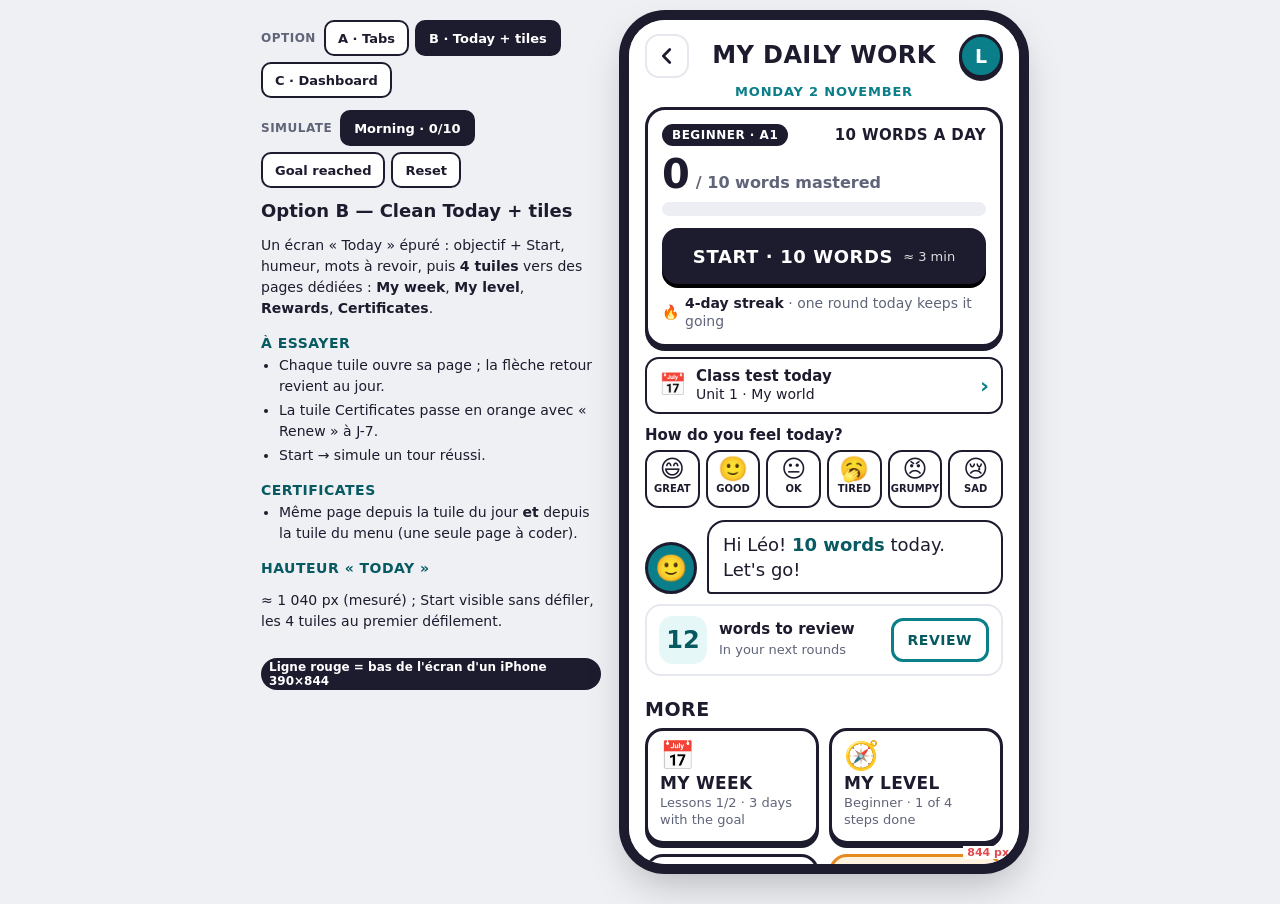
<file: docs/ux/maquettes-daily/option-b.html>
<!doctype html>
<html lang="en">
<head>
<meta charset="utf-8">
<meta name="viewport" content="width=device-width, initial-scale=1, viewport-fit=cover">
<title>Daily work · option B</title>
<style>
:root{color-scheme:light;--ink:#1d1b2e;--acc:#0b7f89;--acc-d:#075a62;--acc-l:#e6f7f8;--mut:#5f6478;--line:#e6e8ef;--ok:#1f9d55;--ok-d:#177a42;--ok-l:#ecfbf2;--warn:#9a4507;--warn-l:#fff3e0;--gold:#f5b301;--gold-l:#fff6dc;--bg:#eef0f4;--card:#fff;
--ui:system-ui,-apple-system,"Segoe UI",Roboto,"Helvetica Neue",Arial,sans-serif}
*{box-sizing:border-box;-webkit-tap-highlight-color:transparent}
html,body{margin:0;background:var(--bg)}
body{color:var(--ink);font:500 16px/1.4 var(--ui)}
button{font:inherit;color:inherit}
button:focus-visible,summary:focus-visible,a:focus-visible{outline:3px solid var(--acc);outline-offset:2px}
.sr{position:absolute;width:1px;height:1px;overflow:hidden;clip:rect(0 0 0 0)}

/* ---- cadre de maquette ---- */
.mq{display:flex;gap:28px;justify-content:center;align-items:flex-start;padding:20px 16px 40px}
.phone{width:390px;max-width:100%;background:#fff;position:relative}
.notes{width:340px;font:400 14px/1.5 var(--ui);color:var(--ink)}
.notes h2{margin:0 0 6px;font:800 18px var(--ui)}
.notes h3{margin:16px 0 4px;font:700 14px var(--ui);text-transform:uppercase;letter-spacing:.5px;color:var(--acc-d)}
.notes ul{margin:0;padding-left:18px}.notes li{margin:3px 0}
.notes .tag{display:inline-block;padding:2px 8px;border-radius:99px;background:var(--ink);color:#fff;font:700 12px var(--ui)}
.mqbar{display:flex;flex-wrap:wrap;gap:6px;align-items:center;margin-bottom:12px}
.mqbar a,.mqbar button{display:inline-flex;align-items:center;min-height:36px;padding:0 12px;border:2px solid var(--ink);border-radius:10px;background:#fff;font:700 13px var(--ui);text-decoration:none;color:var(--ink);cursor:pointer}
.mqbar .on{background:var(--ink);color:#fff}
.mqbar .lab{font:700 12px var(--ui);color:var(--mut);text-transform:uppercase;letter-spacing:.5px;margin-right:2px}
.fold{position:absolute;left:0;right:0;border-top:2px dashed #e5484d;pointer-events:none;z-index:30}
.fold span{position:absolute;right:6px;top:-20px;font:700 11px var(--ui);color:#e5484d;background:#fff;padding:0 4px}
@media (min-width:780px){
  .phone{height:844px;overflow:auto;border-radius:36px;box-shadow:0 0 0 10px var(--ink),0 18px 40px rgba(0,0,0,.25);scrollbar-width:thin}
  .mqtop{display:none}
}
@media (max-width:779px){
  .mq{display:block;padding:0}
  .notes{display:none}
  .phone{width:100%;max-width:480px;margin:0 auto}
  .mqtop{display:block;padding:8px 16px;background:#fffbea;border-bottom:2px dashed var(--gold)}
  .mqtop .mqbar{margin:0}
  .fold{display:none}
}

/* ---- écran de l'app ---- */
.scr{padding:14px 16px 28px;min-height:100%}
.top{display:grid;grid-template-columns:44px 1fr 44px;align-items:center;gap:6px;margin-bottom:6px}
.top h1{margin:0;text-align:center;font:800 24px/1.05 var(--ui);letter-spacing:.4px;text-transform:uppercase}
.back{width:44px;height:44px;border-radius:14px;border:2px solid var(--line);background:#fff;display:grid;place-items:center;cursor:pointer}
.back svg,.go svg{width:22px;height:22px}
.me{justify-self:end;width:44px;height:44px;display:grid;place-items:center;border:3px solid var(--ink);border-radius:50%;background:var(--acc);color:#fff;font:800 19px var(--ui);box-shadow:0 3px 0 var(--ink);cursor:pointer}
.sticky{position:sticky;top:0;z-index:20;background:#fff;margin:0 -16px;padding:8px 16px 8px}
.ddate{margin:2px 0 8px;text-align:center;font:700 13px var(--ui);letter-spacing:.8px;text-transform:uppercase;color:var(--acc)}
.dsec{display:flex;align-items:baseline;justify-content:space-between;gap:8px;margin:22px 0 8px}
.dsec h2{margin:0;font:800 19px var(--ui);letter-spacing:.5px;text-transform:uppercase}
.dsec span{font:800 16px var(--ui);color:var(--acc)}
.card{padding:14px;border:3px solid var(--ink);border-radius:20px;background:#fff}
.card.soft{border-color:var(--line)}
.pbar{height:10px;border-radius:99px;background:#eceef3;overflow:hidden}
.pbar i{display:block;height:100%;border-radius:99px;background:linear-gradient(90deg,var(--acc),var(--ok))}
.pbar.big{height:14px;margin:0 0 12px}
.btn{display:flex;align-items:center;justify-content:center;gap:10px;width:100%;min-height:56px;padding:0 20px;border:0;border-radius:16px;background:var(--ink);color:#fff;font:700 18px var(--ui);letter-spacing:.6px;text-transform:uppercase;box-shadow:0 4px 0 #000;cursor:pointer}
.btn:active{transform:translateY(4px);box-shadow:none}
.btn small{display:block;font:500 13px var(--ui);text-transform:none;letter-spacing:0;opacity:.85}
.btn.sm{min-height:44px;font-size:14px;border-radius:12px;width:auto;display:inline-flex}
.ghost{display:inline-flex;align-items:center;justify-content:center;gap:6px;min-height:44px;padding:0 14px;border:3px solid var(--ink);border-radius:12px;background:#fff;font:700 14px var(--ui);letter-spacing:.5px;text-transform:uppercase;cursor:pointer}
.ghost.acc{border-color:var(--acc);color:var(--acc-d)}
.row{display:flex;align-items:center;gap:10px}
.mut{color:var(--mut)}

/* objectif du jour */
.wgoal{padding:14px;border:3px solid var(--ink);border-radius:20px;box-shadow:0 4px 0 var(--ink);background:#fff}
.wgoal.done{border-color:var(--ok);box-shadow:0 4px 0 var(--ok);background:var(--ok-l)}
.wgh{display:flex;align-items:center;justify-content:space-between;gap:8px;margin-bottom:8px}
.wgh b{font:700 15px var(--ui);text-transform:uppercase;letter-spacing:.4px}
.lvb{padding:4px 10px;border-radius:99px;background:var(--ink);color:#fff;font:700 12px var(--ui);letter-spacing:.5px;text-transform:uppercase}
.wcount{display:flex;align-items:baseline;gap:6px;margin-bottom:8px}
.wcount b{font:800 40px/1 var(--ui)}
.wcount span{font:600 16px var(--ui);color:var(--mut)}
.wcount .ck{margin-left:auto;align-self:center}
.wstreak{margin:10px 0 0;display:flex;align-items:center;justify-content:center;gap:6px;font:500 14px/1.3 var(--ui);color:var(--mut)}
.wstreak b{color:var(--ink)}
.ck{display:inline-grid;place-items:center;width:28px;height:28px;border-radius:50%;background:var(--ok);color:#fff;font:800 16px var(--ui)}

/* bandeaux */
.ban{display:flex;align-items:center;gap:10px;width:100%;min-height:52px;margin-top:10px;padding:8px 12px;border:2.5px solid var(--ink);border-radius:14px;background:#fff;text-align:left;cursor:pointer;font:500 14px/1.3 var(--ui)}
.ban .ic{font-size:22px}
.ban b{display:block;font:800 15px var(--ui)}
.ban .chev{margin-left:auto;color:var(--acc);font:800 22px var(--ui)}
.ban.warn{border-color:#e58a1f;background:var(--warn-l)}

/* Kai */
.kai{display:flex;align-items:flex-end;gap:10px;margin-top:12px}
.kai .av{flex:none;width:52px;height:52px;border-radius:50%;background:var(--acc);border:3px solid var(--ink);display:grid;place-items:center;font-size:26px}
.kai .bub{position:relative;flex:1;padding:10px 14px;border:2.6px solid var(--ink);border-radius:18px 18px 18px 4px;background:#fff;font:500 18px/1.4 var(--ui)}
.kai .bub b{color:var(--acc-d)}
.kai .bub .act{margin-top:8px}

/* humeur */
.mood{margin-top:12px}
.mood p{margin:0 0 6px;font:700 15px var(--ui)}
.moods{display:grid;grid-template-columns:repeat(6,1fr);gap:6px}
.moods button{display:flex;flex-direction:column;align-items:center;gap:1px;min-height:58px;padding:4px 0;border:2.5px solid var(--ink);border-radius:14px;background:#fff;cursor:pointer}
.moods button span{font-size:24px;line-height:1.1}
.moods button i{font:700 10px var(--ui);font-style:normal;text-transform:uppercase}
.mymood{display:flex;align-items:center;gap:10px;margin-top:12px;padding:6px 8px 6px 10px;border:2.5px solid var(--line);border-radius:14px}
.mymood .em{font-size:26px}
.mymood b{font:800 16px var(--ui);text-transform:uppercase}
.mymood small{color:var(--mut)}
.mymood .ghost{margin-left:auto;min-height:36px;padding:0 10px;font-size:12px;border-width:2px}

/* mémoire */
.memrow{display:flex;align-items:center;gap:12px;margin-top:10px;padding:10px 12px;border:2.5px solid var(--line);border-radius:16px}
.memrow>b{flex:none;min-width:48px;height:48px;border-radius:14px;display:grid;place-items:center;background:var(--acc-l);color:var(--acc-d);font:800 24px var(--ui)}
.memrow .t{flex:1;min-width:0}.memrow .t b{display:block;font:700 15px var(--ui)}.memrow .t small{color:var(--mut);font-size:13px}
.wlist{list-style:none;margin:6px 0 0;padding:0}
.wlist li{display:grid;grid-template-columns:44px 1fr;gap:2px 8px;padding:7px 2px;border-top:1px solid var(--line)}
.wlist .kt{grid-row:span 2;align-self:center;font:700 11px var(--ui);color:var(--mut);text-transform:uppercase}
.wlist b{font:700 16px var(--ui)}.wlist i{font-style:normal;font-size:14px;color:var(--mut)}
.wlist .mx{color:#c4312f;font-weight:700}

/* semaine */
.wtiles{display:grid;grid-template-columns:1fr 1fr;gap:10px}
.wtile{display:flex;flex-direction:column;align-items:flex-start;gap:3px;min-height:110px;padding:10px 12px 12px;border:3px solid var(--ink);border-radius:18px;background:#fff;box-shadow:0 4px 0 var(--ink);text-align:left;cursor:pointer}
.wtile .wtt{font:700 11px var(--ui);color:var(--mut);text-transform:uppercase;letter-spacing:.5px}
.wtile b{font:800 17px/1.15 var(--ui)}
.wtile small{font-size:13px;color:var(--mut)}
.wtile .ggo{margin-top:auto;padding:5px 10px;border-radius:10px;background:var(--acc);color:#fff;font:700 13px var(--ui);text-transform:uppercase}
.week{display:grid;grid-template-columns:repeat(7,1fr);gap:6px;align-items:end;height:136px;padding:8px 6px 0;border:2.5px solid var(--line);border-radius:16px}
.wk{display:flex;flex-direction:column;align-items:center;justify-content:flex-end;gap:3px;height:100%}
.wk .bar{display:block;width:70%;max-width:30px;border-radius:7px 7px 2px 2px;background:#d6d9e3}
.wk.part .bar{background:var(--acc)}.wk.full .bar{background:var(--ok)}
.wk em{font:800 13px var(--ui);font-style:normal}
.wk span{padding:2px 0 7px;font:700 11px var(--ui);text-transform:uppercase;color:var(--mut)}
.wk.today span{color:var(--ink);text-decoration:underline 2px var(--acc);text-underline-offset:3px}
.wsum{margin:8px 0 0;text-align:center;font-size:14px;color:var(--mut)}.wsum b{color:var(--ink)}
.tests{display:grid;gap:8px}
.trow{display:flex;align-items:center;gap:10px;padding:10px 12px;border:2.5px solid var(--line);border-radius:14px}
.trow b{flex:1;font:700 15px var(--ui)}.trow span{font:800 18px var(--ui)}.trow small{color:var(--mut)}

/* niveau */
.lvbig{font:800 26px/1 var(--ui);text-transform:uppercase;color:var(--acc-d)}
.lvsub{display:block;margin-top:4px;color:var(--mut);font-size:14px}
.lvnext{margin:12px 0 2px;font-size:15px}
.lvrow{display:grid;grid-template-columns:minmax(0,1fr) auto;gap:2px 10px;align-items:center;margin-top:9px;font-size:14px}
.lvrow b{font-variant-numeric:tabular-nums}.lvrow .pbar{grid-column:1/-1;height:8px}.lvrow.ok b{color:var(--ok-d)}

/* récompenses */
.rstats{display:grid;grid-template-columns:repeat(3,1fr);gap:8px}
.rst{padding:8px 4px;border:2.5px solid var(--line);border-radius:14px;text-align:center}
.rst b{display:block;font:800 24px/1.1 var(--ui)}
.rst i{display:block;margin-top:2px;font:700 11px var(--ui);font-style:normal;text-transform:uppercase;color:var(--mut)}
.badges{display:grid;grid-template-columns:repeat(4,1fr);gap:8px;margin-top:10px}
.badge{padding:8px 2px 7px;border-radius:14px;background:#f4f5f8;text-align:center}
.badge .bi{display:block;font-size:30px;line-height:1.2}
.badge b{display:block;font:700 12px var(--ui);text-transform:uppercase}
.badge i{display:block;font:500 11px/1.2 var(--ui);font-style:normal;color:var(--mut)}
.badge.off .bi{filter:grayscale(1);opacity:.35}
.badge.on{background:var(--gold-l);box-shadow:inset 0 0 0 2.5px var(--gold)}
.rnext{margin:10px 0 0;text-align:center;font:600 15px/1.3 var(--ui);color:var(--warn)}
.rank{margin-top:12px;padding:10px 12px;border:3px solid var(--ink);border-radius:16px}
.rank .row{justify-content:space-between;margin-bottom:8px}
.rank b{font:700 15px var(--ui);text-transform:uppercase}
.rank small{display:block;margin-top:6px;color:var(--mut);font-size:13px}

/* certificats */
.cgrid{display:grid;grid-template-columns:1fr 1fr;gap:10px}
.cbadge{position:relative;padding:12px 10px 10px;border:3px solid var(--ok);border-radius:18px;background:var(--ok-l);text-align:center}
.cbadge .seal{display:grid;place-items:center;width:52px;height:52px;margin:0 auto 4px;border-radius:50%;background:#fff;border:3px solid var(--ok);font-size:24px}
.cbadge b{display:block;font:800 15px/1.15 var(--ui)}
.cbadge small{display:block;margin-top:3px;font-size:12px;color:var(--ok-d)}
.cbadge.soon{border-color:#e58a1f;background:var(--warn-l)}.cbadge.soon .seal{border-color:#e58a1f}.cbadge.soon small{color:var(--warn);font-weight:700}
.clist{display:grid;gap:8px}
.citem{display:flex;align-items:center;gap:10px;width:100%;min-height:60px;padding:8px 12px;border:3px solid var(--ink);border-radius:16px;background:#fff;box-shadow:0 3px 0 var(--ink);text-align:left;cursor:pointer}
.citem .em{font-size:26px}
.citem .t{flex:1;min-width:0}.citem .t b{display:block;font:800 15px var(--ui)}.citem .t small{font-size:13px;color:var(--mut)}
.pill{flex:none;padding:3px 8px;border-radius:99px;font:800 11px var(--ui);text-transform:uppercase;letter-spacing:.4px}
.pill.ready{background:var(--ok-l);color:var(--ok-d);box-shadow:inset 0 0 0 2px var(--ok)}
.pill.soon{background:var(--warn-l);color:var(--warn);box-shadow:inset 0 0 0 2px #e58a1f}
.pill.nb{background:#e5484d;color:#fff}
.cnote{margin:10px 0 0;font-size:13px;color:var(--mut);text-align:center}

/* menu */
.tiles{display:grid;gap:12px;margin-top:8px}
.tile{display:grid;grid-template-columns:64px 1fr 24px;align-items:center;gap:12px;min-height:84px;padding:8px 14px 8px 10px;border:3px solid var(--ink);border-radius:20px;background:#fff;box-shadow:0 5px 0 var(--ink);text-align:left;cursor:pointer}
.tile .pic{display:grid;place-items:center;height:60px;border-radius:14px;background:var(--acc-l);font-size:32px}
.tile b{display:block;font:800 20px/1.1 var(--ui);text-transform:uppercase}
.tile>span>span{display:block;margin-top:4px;font-size:14px;color:var(--mut)}
.tile em.pill{font-style:normal;display:inline-block}
.tile .go{color:var(--acc);font:800 24px var(--ui)}
.tile.new{border-color:var(--acc);box-shadow:0 5px 0 var(--acc-d)}
.tile .pill{margin-left:6px;vertical-align:2px}

/* plis (détails) */
details.fold-s{border:2.5px solid var(--line);border-radius:18px;background:#fff;margin-top:10px}
details.fold-s[open]{border-color:var(--ink)}
details.fold-s>summary{display:flex;align-items:center;gap:10px;min-height:58px;padding:8px 14px;cursor:pointer;list-style:none}
details.fold-s>summary::-webkit-details-marker{display:none}
details.fold-s>summary .ic{font-size:22px}
details.fold-s>summary .t{flex:1;min-width:0}
details.fold-s>summary .t b{display:block;font:800 16px var(--ui);text-transform:uppercase;letter-spacing:.4px}
details.fold-s>summary .t small{display:block;font-size:13px;color:var(--mut)}
details.fold-s>summary::after{content:"+";font:800 22px var(--ui);color:var(--mut)}
details.fold-s[open]>summary::after{content:"−"}
details.fold-s .in{padding:0 12px 14px}
.dot{width:10px;height:10px;border-radius:50%;background:#e58a1f;flex:none}

/* toast */
.toast{position:fixed;left:50%;bottom:24px;transform:translateX(-50%);max-width:340px;padding:10px 16px;border-radius:14px;background:var(--ink);color:#fff;font:600 14px/1.35 var(--ui);box-shadow:0 6px 18px rgba(0,0,0,.3);opacity:0;pointer-events:none;transition:opacity .2s;z-index:99}
.toast.on{opacity:1}
@media (prefers-reduced-motion:reduce){*{transition:none!important}}

.hub{display:grid;grid-template-columns:1fr 1fr;gap:10px}
.htile{position:relative;display:flex;flex-direction:column;align-items:flex-start;gap:2px;min-height:112px;padding:10px 12px 12px;border:3px solid var(--ink);border-radius:18px;background:#fff;box-shadow:0 4px 0 var(--ink);text-align:left;cursor:pointer}
.htile:active{transform:translateY(3px);box-shadow:0 1px 0 var(--ink)}
.htile .hic{font-size:28px;line-height:1.1}
.htile b{font:800 17px/1.15 var(--ui);text-transform:uppercase;letter-spacing:.3px}
.htile small{font-size:13px;line-height:1.3;color:var(--mut)}
.htile.warn{border-color:#e58a1f;box-shadow:0 4px 0 #b86a12;background:var(--warn-l)}
.htile .pill{position:absolute;top:8px;right:8px}

</style>
</head>
<body>
<!-- Maquette cliquable (Matt, 02/11/2026) — docs/ux/maquettes-daily/README.md. Autonome : aucune ressource externe,
     aucune image de Kai. Données fictives de « Léo » (Beginner). Rien n'est enregistré, sauf l'onglet / les replis
     choisis (localStorage « kai.mq.* », propre à la maquette). -->
<div class="mqtop" id="bar2"></div>
<div class="mq">
  <aside class="notes" lang="fr"><div id="bar"></div><h2>Option B — Clean Today + tiles</h2>
<p>Un écran « Today » épuré : objectif + Start, humeur, mots à revoir, puis <b>4 tuiles</b> vers des pages dédiées : <b>My week</b>, <b>My level</b>, <b>Rewards</b>, <b>Certificates</b>.</p>
<h3>À essayer</h3><ul><li>Chaque tuile ouvre sa page ; la flèche retour revient au jour.</li><li>La tuile Certificates passe en orange avec « Renew » à J-7.</li><li>Start → simule un tour réussi.</li></ul>
<h3>Certificates</h3><ul><li>Même page depuis la tuile du jour <b>et</b> depuis la tuile du menu (une seule page à coder).</li></ul>
<h3>Hauteur « Today »</h3><p>≈ 1 040 px (mesuré) ; Start visible sans défiler, les 4 tuiles au premier défilement.</p>
<p class="tag">Ligne rouge = bas de l'écran d'un iPhone 390×844</p></aside>
  <div class="phone" id="phone"><div class="fold" style="top:844px"><span>844 px</span></div><div id="app"></div></div>
</div>
<div class="toast" id="toast" role="status" aria-live="polite"></div>
<script>
"use strict";
/* ===== Données réalistes de Léo (Beginner, lundi 2 novembre 2026) — maquette, rien n'est enregistré ===== */
const L = {
  name: "Léo", level: "Beginner", cefr: "A1", goal: 10, streak: 4, due: 12, totalStars: 182,
  date: "Monday 2 November",
  classTest: { title: "Unit 1 · My world", when: "today" },
  week: [["Tue", 6, "part"], ["Wed", 0, ""], ["Thu", 10, "full"], ["Fri", 12, "full"], ["Sat", 10, "full"], ["Sun", 7, "part"], ["Mon", 0, "today"]],
  lessons: [{ type: "Grammar", title: "Plurals", done: true, info: "Done · 90%" }, { type: "Conjugation", title: "Present simple", done: false, info: "Best 60% · 80% to pass" }],
  tests: [["Grammar test", "14", "/20", "Thursday"], ["Irregular verbs", "16", "/20", "Saturday"], ["Conjugation test", "—", "", "not this week"]],
  road: [["Days with your words goal", 9, 15, ""], ["Words you know", 132, 250, ""], ["Average score, last 10 quizzes", 78, 80, "%"], ["Lessons passed", 2, 3, ""]],
  often: [["noun", "aunt", "une tante", 3], ["noun", "scarf", "une écharpe", 2], ["prep.", "between", "entre", 2], ["noun", "kitchen", "une cuisine", 2], ["adj.", "messy", "en désordre", 2]],
  today: [["noun", "uncle", "un oncle", 1], ["verb", "borrow", "emprunter", 1], ["noun", "kitchen", "une cuisine", 0], ["adj.", "brave", "courageux", 1], ["noun", "hedgehog", "un hérisson", 1], ["adv.", "often", "souvent", 1], ["prep.", "behind", "derrière", 1], ["noun", "scarf", "une écharpe", 1], ["conn.", "because", "parce que", 1], ["verb", "lend", "prêter", 1], ["noun", "cousin", "un cousin", 1]],
  certs: [
    { id: "adjectives:colours", em: "🎨", name: "Colours", got: "8 Aug", ends: "8 Nov", left: 6, score: "19/20" },
    { id: "nouns:family-1", em: "👪", name: "Family 1 · My family", got: "20 Oct", ends: "20 Jan", left: 79, score: "18/20" }
  ],
  next: [
    { em: "🐶", name: "Animals 1 · Pets & farm", n: 20, known: 17, ready: true },
    { em: "😊", name: "Personality 1", n: 17, known: 9, ready: false },
    { em: "👕", name: "Clothes 1", n: 17, known: 6, ready: false }
  ],
  ranks: [[0, "Rookie"], [25, "Explorer"], [75, "Adventurer"], [150, "Champion"], [300, "Hero"], [500, "Master"], [800, "Legend"]]
};
const MOODS = [["😄", "Great"], ["🙂", "Good"], ["😐", "OK"], ["🥱", "Tired"], ["😠", "Grumpy"], ["😢", "Sad"]];
const S = { done: false, mood: null, moodEdit: false };
const store = { get(k) { try { return JSON.parse(localStorage.getItem("kai.mq." + k)); } catch (e) { return null; } }, set(k, v) { try { localStorage.setItem("kai.mq." + k, JSON.stringify(v)); } catch (e) { } } };
const $ = s => document.querySelector(s);
const esc = t => String(t).replace(/[&<>"]/g, c => ({ "&": "&amp;", "<": "&lt;", ">": "&gt;", '"': "&quot;" }[c]));
const BACK = '<svg viewBox="0 0 24 24" aria-hidden="true"><path d="M15 5 8 12l7 7" fill="none" stroke="currentColor" stroke-width="3" stroke-linecap="round" stroke-linejoin="round"/></svg>';
const mastered = () => S.done ? 10 : 0;
const starsToday = () => S.done ? 5 : 0;
const stars = () => L.totalStars + starsToday();
function toast(t) { const e = $("#toast"); e.textContent = t; e.classList.add("on"); clearTimeout(toast.t); toast.t = setTimeout(() => e.classList.remove("on"), 2200); }
const notInMock = what => toast(what + " — not in the mock-up.");

/* ===== Blocs (repris de l'écran actuel, js/app-daily.js) ===== */
function topBar(title, back) {
  return `<div class="top"><button class="back" data-nav="${back || "menu"}" aria-label="Back">${BACK}</button><h1>${title}</h1><button class="me" data-nav="me" aria-label="Me: ${L.name}">L</button></div>`;
}
function goalCard(compact) {
  const m = mastered(), n = L.goal, d = S.done;
  return `<div class="wgoal${d ? " done" : ""}"><div class="wgh"><span class="lvb">${L.level} · ${L.cefr}</span><b>${n} words a day</b></div>
<div class="wcount"><b>${m}</b><span>/ ${n} words mastered</span>${d ? '<span class="ck">✓</span>' : ""}</div><div class="pbar big"><i style="width:${100 * m / n}%"></i></div>
${compact ? "" : `<p class="mut" style="margin:0 0 12px;font-size:14px">${d ? "Goal reached! Every extra round gives bonus stars." : "Rounds of 10 words from every theme. Words you missed come back later."}</p>`}
<button class="btn" data-act="start">${d ? "Bonus round" : "Start · 10 words"} <small>≈ 3 min</small></button>
<p class="wstreak">🔥 <span><b>${L.streak + (d ? 1 : 0)}-day streak</b> · ${d ? "see you tomorrow!" : "one round today keeps it going"}</span></p></div>`;
}
function classBanner() {
  return `<button class="ban" data-act="classtest"><span class="ic">📅</span><span><b>Class test ${L.classTest.when}</b>${L.classTest.title}</span><span class="chev">›</span></button>`;
}
function renewBanner() {
  const c = L.certs.find(c => c.left <= 7);
  return c ? `<button class="ban warn" data-nav="certs"><span class="ic">🏅</span><span><b>Renew “${c.name}”</b>Ends in ${c.left} days · 8 questions · 2 min</span><span class="chev">›</span></button>` : "";
}
function kai(text, act) {
  return `<div class="kai"><div class="av" aria-hidden="true">🙂</div><div class="bub">${text}${act ? `<div class="act">${act}</div>` : ""}</div></div>`;
}
function kaiToday() {
  return S.done ? kai("All done! <b>See you tomorrow!</b>") : kai(`Hi ${L.name}! <b>${L.goal} words</b> today. Let's go!`);
}
function moodBlock() {
  if (S.mood !== null && !S.moodEdit) { const m = MOODS[S.mood]; return `<div class="mymood"><span class="em">${m[0]}</span><div><small>Today I feel</small><br><b>${m[1]}</b></div><button class="ghost" data-act="mood-edit">Change</button></div>`; }
  return `<div class="mood"><p>How do you feel today?</p><div class="moods" role="radiogroup" aria-label="My mood today">${MOODS.map((m, i) => `<button role="radio" aria-checked="${S.mood === i}" data-mood="${i}"><span>${m[0]}</span><i>${m[1]}</i></button>`).join("")}</div></div>`;
}
function memory() {
  return `<div class="memrow"><b>${L.due}</b><div class="t"><b>words to review today</b><small>They come back in your next rounds.</small></div><button class="ghost acc" data-act="review">Review</button></div>
<details class="fold-s" style="margin-top:8px"><summary><span class="ic">🎯</span><span class="t"><b>Words you often miss</b><small>${L.often.length} words · practise only these</small></span></summary><div class="in"><ul class="wlist">${L.often.map(w => `<li><span class="kt">${w[0]}</span><b>${w[1]}</b><i>${w[2]} · <span class="mx">✗ ${w[3]}×</span></i></li>`).join("")}</ul><div style="text-align:center;margin-top:10px"><button class="btn sm" data-act="miss">Practise these · ≈ 2 min</button></div></div></details>
<div style="text-align:center;margin-top:10px"><button class="ghost" data-act="dictation">✍ Dictation · ≈ 3 min</button></div>`;
}
function weekLessons() {
  return `<div class="wtiles">${L.lessons.map(l => `<button class="wtile" data-act="lesson" style="${l.done ? "border-color:var(--ok);background:var(--ok-l);box-shadow:0 4px 0 var(--ok)" : ""}"><span class="wtt">${l.type}</span><b>${l.title}</b><small>${l.info}</small>${l.done ? '<span class="ck" style="margin-top:auto">✓</span>' : '<span class="ggo">Go ›</span>'}</button>`).join("")}</div>`;
}
function weekChart() {
  const W = L.week.map(d => d[0] === "Mon" ? [d[0], mastered(), S.done ? "full today" : "today"] : d), max = 20;
  const tot = W.reduce((s, d) => s + d[1], 0), full = W.filter(d => /full/.test(d[2])).length;
  return `<div class="week">${W.map(([d, n, c]) => `<div class="wk ${c}"><em>${n || ""}</em><i class="bar" style="height:${Math.round(76 * n / max) + 3}px"></i><span>${d}</span></div>`).join("")}</div>
<p class="wsum">Last 7 days: <b>${tot}</b> words mastered · <b>${full}</b> days with the goal</p>`;
}
function tests() {
  return `<div class="tests">${L.tests.map(t => `<div class="trow"><b>${t[0]}</b><small>${t[3]}</small><span>${t[1]}<small>${t[2]}</small></span></div>`).join("")}</div>
<div style="text-align:center;margin-top:10px"><button class="ghost" data-act="tests">My weekly review ›</button></div>`;
}
function levelCard() {
  return `<div class="card"><span class="lvbig">${L.level}</span><span class="lvsub">Débutant · ${L.cefr} · ${L.goal} words a day</span>
<p class="lvnext">Road to <b>Elementary</b> (15 words a day):</p>${L.road.map(([lab, v, need, u]) => `<div class="lvrow${v >= need ? " ok" : ""}"><span>${lab}</span><b>${v}${u} / ${need}${u}</b><div class="pbar"><i style="width:${Math.min(100, Math.round(100 * v / need))}%"></i></div></div>`).join("")}</div>`;
}
function rankOf(st) { let i = 0; L.ranks.forEach((r, j) => { if (st >= r[0]) i = j; }); return { i, name: L.ranks[i][1], from: L.ranks[i][0], next: L.ranks[i + 1] }; }
function rewards() {
  const st = starsToday(), R = rankOf(stars()), d = S.done, prog = Math.round(100 * (stars() - R.from) / (R.next[0] - R.from));
  return `<div class="rstats"><div class="rst"><b>⭐ ${st}</b><i>Stars today</i></div><div class="rst"><b>⚡ 0</b><i>Bonus quizzes</i></div><div class="rst"><b>🔥 ${L.streak + (d ? 1 : 0)}</b><i>Day streak</i></div></div>
<div class="badges"><div class="badge ${d ? "on" : "off"}"><span class="bi">🏆</span><b>Trophy</b><i>Words goal</i></div>${[["🥉", "Bronze", 2], ["🥈", "Silver", 5], ["🥇", "Gold", 10]].map(([e, l, n]) => `<div class="badge off"><span class="bi">${e}</span><b>${l}</b><i>${n} bonus quizzes</i></div>`).join("")}</div>
<p class="rnext">${d ? "2 more bonus quizzes for the bronze medal!" : "10 more words to win the daily trophy (+3 stars)!"}</p>
<div class="rank"><div class="row"><b>Rank ${R.i + 1} · ${R.name}</b><span>⭐ ${stars()} stars</span></div><div class="pbar"><i style="width:${prog}%"></i></div><small>${R.next[0] - stars()} stars to ${R.next[1]}</small></div>`;
}
function wordsToday() {
  if (!S.done) return `<p class="mut" style="margin:0;font-size:14px">No words yet. Finish a round and your words will appear here.</p>`;
  const ok = L.today.filter(w => w[3]), ko = L.today.filter(w => !w[3]);
  return `<ul class="wlist">${ko.map(w => `<li><span class="kt">${w[0]}</span><b>${w[1]}</b><i>${w[2]} · <span class="mx">to review</span></i></li>`).join("")}${ok.map(w => `<li><span class="kt">${w[0]}</span><b>${w[1]}</b><i>${w[2]} · ✓</i></li>`).join("")}</ul>`;
}
/* ===== Certificats (T4) ===== */
function certBadges() {
  return `<div class="cgrid">${L.certs.map(c => `<div class="cbadge${c.left <= 7 ? " soon" : ""}"><span class="seal">${c.em}</span><b>${c.name}</b><small>${c.left <= 7 ? `Ends in ${c.left} days` : `Valid until ${c.ends}`}</small></div>`).join("")}</div>`;
}
function certRenew() {
  const c = L.certs.find(c => c.left <= 7);
  return c ? kai(`Your <b>${c.name}</b> certificate ends in ${c.left} days. Renew it: 8 questions, 2 minutes!`, `<button class="btn sm" data-act="renew">Renew now</button>`) : "";
}
function certNext() {
  return `<div class="clist">${L.next.map(n => `<button class="citem" data-act="take"><span class="em">${n.em}</span><span class="t"><b>${n.name}</b><small>${n.known}/${n.n} words known · 20 questions · ≈ 7 min</small></span>${n.ready ? '<span class="pill ready">Ready</span>' : ""}</button>`).join("")}</div>`;
}
function certSummary() {
  const c = L.certs.find(c => c.left <= 7);
  return `${L.certs.length} certificates${c ? ` · 1 to renew` : ""}`;
}
function certFull() {
  return `${certRenew()}
<div class="dsec"><h2>My certificates</h2><span>${L.certs.length}</span></div>${certBadges()}
<p class="cnote">${L.certs.map(c => `${c.name}: ${c.score} on ${c.got}`).join(" · ")}</p>
<div class="dsec"><h2>Take a certificate</h2></div>${certNext()}
<p class="cnote">No multiple choice: you type the words. One try per question, 18/20 to pass. Certified words leave your words of the day.</p>
<div style="text-align:center;margin-top:12px"><button class="ghost" data-act="print">🖨 Page for my parents</button></div>`;
}
/* ===== Écrans hors My daily work ===== */
function menuScreen() {
  const c = L.certs.some(c => c.left <= 7);
  return `<div class="scr">${`<div class="top"><span></span><h1>Menu</h1><button class="me" data-nav="me" aria-label="Me: ${L.name}">L</button></div>`}
${kai(`Welcome back ${L.name}!`)}
<div class="tiles">
<button class="tile" data-nav="daily"><span class="pic">🎒</span><span><b>My daily work</b><span>${S.done ? "Goal reached today: 10 words!" : "0/10 words today · 12 to review"}</span></span><span class="go">›</span></button>
<button class="tile new" data-nav="certs"><span class="pic">🏅</span><span><b>Certificates ${c ? '<em class="pill nb">1</em>' : ""}</b><span>${certSummary()} · Animals 1 is ready</span></span><span class="go">›</span></button>
<button class="tile" data-act="words"><span class="pic">📖</span><span><b>Words</b><span>Verbs, nouns, adjectives…</span></span><span class="go">›</span></button>
<button class="tile" data-act="grammar"><span class="pic">✏️</span><span><b>Grammar</b><span>Articles, sentence order…</span></span><span class="go">›</span></button>
<button class="tile" data-act="conj"><span class="pic">📝</span><span><b>Conjugation</b><span>Be, have and 11 tenses</span></span><span class="go">›</span></button>
<button class="tile" data-act="tests"><span class="pic">📊</span><span><b>My weekly review</b><span>Grammar, conjugation, irregular verbs</span></span><span class="go">›</span></button>
<button class="tile" data-act="ty"><span class="pic">🎯</span><span><b>Test yourself</b><span>Quiz, Do it yourself, Let's talk</span></span><span class="go">›</span></button>
</div><p class="cnote">The new <b>Certificates</b> tile (T4) sits under My daily work. Other tiles: not in the mock-up.</p></div>`;
}
function certScreen(back) {
  return `<div class="scr">${topBar("Certificates", back)}${certFull()}</div>`;
}
/* ===== Interactions communes ===== */
const ACTS = {
  start: () => { if (!S.done) { S.done = true; S.view = "daily"; render(); toast("Round finished: 10/10! (simulated)"); } else notInMock("Bonus round"); },
  "mood-edit": () => { S.moodEdit = true; render(); },
  classtest: () => notInMock("Class test"), review: () => notInMock("Review round"), miss: () => notInMock("Practise round"),
  dictation: () => notInMock("Dictation"), lesson: () => notInMock("Lesson"), tests: () => notInMock("My weekly review"),
  renew: () => notInMock("Renewal (8 questions)"), take: () => notInMock("Certificate test (20 questions)"), print: () => notInMock("Printable page"),
  words: () => notInMock("Words"), grammar: () => notInMock("Grammar"), conj: () => notInMock("Conjugation"), ty: () => notInMock("Test yourself")
};
function bindCommon(root) {
  root.addEventListener("click", e => {
    const m = e.target.closest("[data-mood]");
    if (m) { S.mood = +m.dataset.mood; S.moodEdit = false; render(); toast(["Great! Let's learn together!", "Cool! Ready for your words?", "OK! Ten words at a time: easy!", "Tired? Just a few words, you can do it!", "Grumpy? A good score will help!", "Sad? I'm here with you!"][S.mood]); return; }
    const a = e.target.closest("[data-act]");
    if (a && ACTS[a.dataset.act]) { ACTS[a.dataset.act](); return; }
    const n = e.target.closest("[data-nav]");
    if (n) { const v = n.dataset.nav; if (v === "me") return notInMock("Me"); S.view = v; render(); const ph = $(".phone"); if (ph) ph.scrollTop = 0; window.scrollTo(0, 0); }
  });
}
function mqBar(cur) {
  const o = [["a", "A · Tabs"], ["b", "B · Today + tiles"], ["c", "C · Dashboard"]];
  return `<div class="mqbar"><span class="lab">Option</span>${o.map(([k, l]) => `<a href="option-${k}.html" class="${k === cur ? "on" : ""}">${l}</a>`).join("")}</div>
<div class="mqbar"><span class="lab">Simulate</span><button data-sim="0" class="${S.done ? "" : "on"}">Morning · 0/10</button><button data-sim="1" class="${S.done ? "on" : ""}">Goal reached</button><button data-sim="r">Reset</button></div>`;
}
function bindBar() {
  document.addEventListener("click", e => {
    const b = e.target.closest("[data-sim]");
    if (!b) return;
    if (b.dataset.sim === "r") { S.done = false; S.mood = null; S.moodEdit = false; resetView(); }
    else S.done = b.dataset.sim === "1";
    render();
  });
}

/* ===== Option B : Today épuré + tuiles vers Week / My level / Rewards / Certificates ===== */
S.view = "daily";
function resetView() { S.view = "daily"; }
function hubTiles() {
  const R = rankOf(stars()), soon = L.certs.some(c => c.left <= 7);
  const T = [
    ["week", "📅", "My week", `Lessons 1/2 · ${S.done ? 4 : 3} days with the goal`],
    ["level", "🧭", "My level", "Beginner · 1 of 4 steps done"],
    ["rewards", "⭐", "Rewards", `${stars()} stars · ${R.name}`],
    ["certs", "🏅", "Certificates", soon ? "1 to renew · Animals 1 ready" : "2 badges · Animals 1 ready", soon]
  ];
  return `<div class="hub">${T.map(([v, e, t, s, warn]) => `<button class="htile${warn ? " warn" : ""}" data-nav="${v}"><span class="hic">${e}</span><b>${t}</b><small>${s}</small>${warn ? '<span class="pill soon">Renew</span>' : ""}</button>`).join("")}</div>`;
}
function daily() {
  return `<div class="scr">${topBar("My daily work")}<p class="ddate">${L.date}</p>${goalCard(true)}${classBanner()}${moodBlock()}${kaiToday()}
<div class="memrow"><b>${L.due}</b><div class="t"><b>words to review</b><small>In your next rounds</small></div><button class="ghost acc" data-act="review">Review</button></div>
<div class="dsec"><h2>More</h2></div>${hubTiles()}
<div style="display:flex;gap:8px;justify-content:center;flex-wrap:wrap;margin-top:12px"><button class="ghost" data-nav="memory">🎯 Words I miss</button><button class="ghost" data-act="dictation">✍ Dictation</button>${S.done ? '<button class="ghost" data-nav="words">📋 My words today</button>' : ""}</div></div>`;
}
function sub(title, body) { return `<div class="scr">${topBar(title, "daily")}${body}</div>`; }
const SUBS = {
  week: () => sub("My week", `<div class="dsec"><h2>This week</h2><span>1/2</span></div>${weekLessons()}<div class="dsec"><h2>Last 7 days</h2></div>${weekChart()}<div class="dsec"><h2>My tests</h2><span>/20</span></div>${tests()}<div style="text-align:center;margin-top:14px"><button class="ghost" data-act="calendar">📅 Calendar</button></div>`),
  level: () => sub("My level", `${levelCard()}${kai("Two more things for <b>Elementary</b>: 1 more lesson and 80% in your quizzes!")}`),
  rewards: () => sub("Rewards", `<div class="dsec"><h2>Today</h2><span>⭐ ${starsToday()}</span></div>${rewards()}<div class="dsec"><h2>My certificates</h2></div>${certBadges()}<div style="text-align:center;margin-top:12px"><button class="ghost acc" data-nav="certs">🏅 All certificates ›</button></div>`),
  memory: () => sub("My memory", memory()),
  words: () => sub("Words of the day", wordsToday())
};
function render() {
  const app = $("#app");
  if (S.view === "menu") app.innerHTML = menuScreen();
  else if (S.view === "certs") app.innerHTML = certScreen(S.from || "menu");
  else if (SUBS[S.view]) app.innerHTML = SUBS[S.view]();
  else app.innerHTML = daily();
  $("#bar").innerHTML = mqBar("b");
  $("#bar2").innerHTML = mqBar("b");
}
ACTS.calendar = () => notInMock("Calendar (the current month view moves here)");
document.addEventListener("click", e => {
  const n = e.target.closest("[data-nav=certs]");
  if (n) S.from = S.view === "menu" ? "menu" : S.view === "rewards" ? "rewards" : "daily";
}, true);

bindCommon(document.getElementById("app"));
bindBar();
render();
</script>
</body>
</html>
</file>
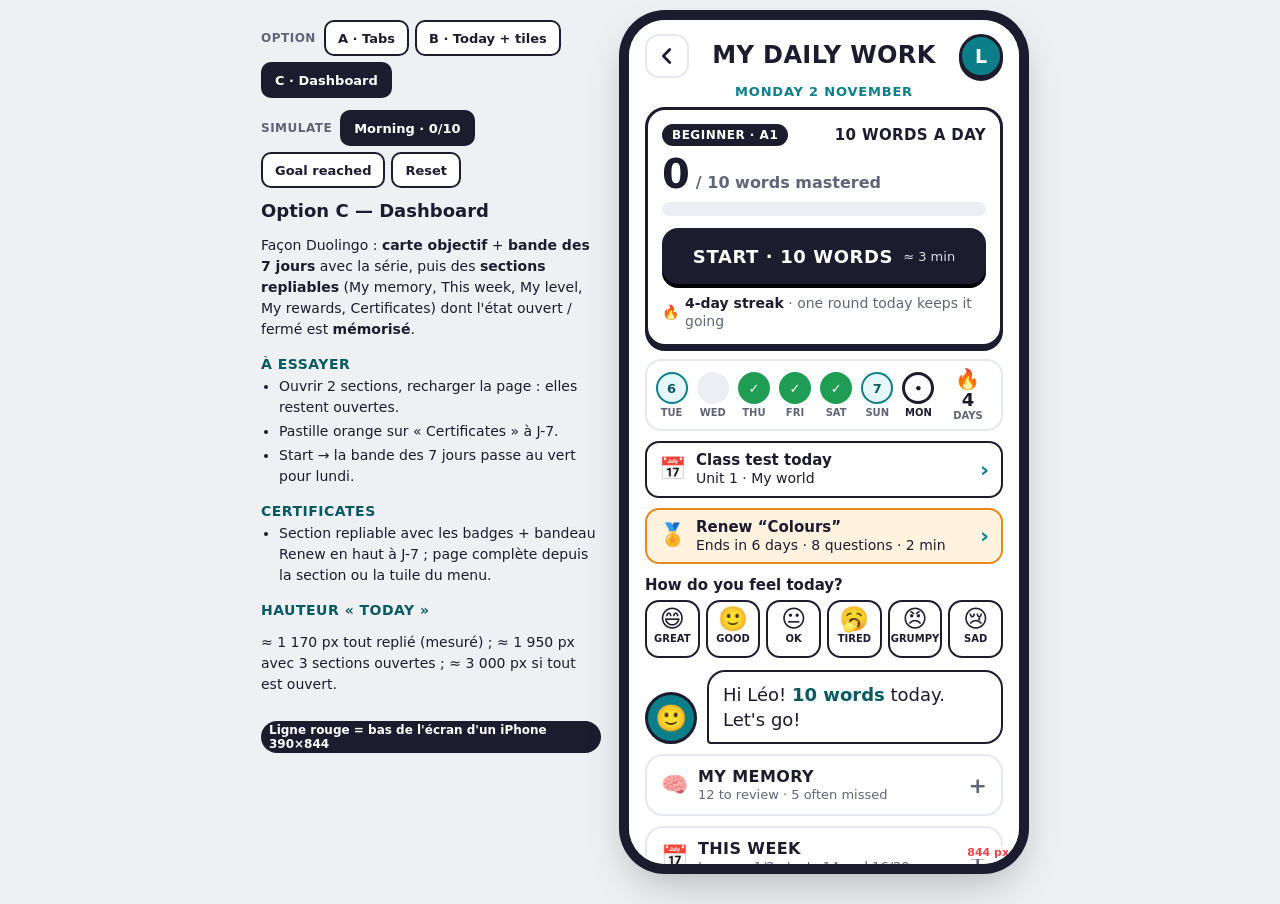
<file: docs/ux/maquettes-daily/option-c.html>
<!doctype html>
<html lang="en">
<head>
<meta charset="utf-8">
<meta name="viewport" content="width=device-width, initial-scale=1, viewport-fit=cover">
<title>Daily work · option C</title>
<style>
:root{color-scheme:light;--ink:#1d1b2e;--acc:#0b7f89;--acc-d:#075a62;--acc-l:#e6f7f8;--mut:#5f6478;--line:#e6e8ef;--ok:#1f9d55;--ok-d:#177a42;--ok-l:#ecfbf2;--warn:#9a4507;--warn-l:#fff3e0;--gold:#f5b301;--gold-l:#fff6dc;--bg:#eef0f4;--card:#fff;
--ui:system-ui,-apple-system,"Segoe UI",Roboto,"Helvetica Neue",Arial,sans-serif}
*{box-sizing:border-box;-webkit-tap-highlight-color:transparent}
html,body{margin:0;background:var(--bg)}
body{color:var(--ink);font:500 16px/1.4 var(--ui)}
button{font:inherit;color:inherit}
button:focus-visible,summary:focus-visible,a:focus-visible{outline:3px solid var(--acc);outline-offset:2px}
.sr{position:absolute;width:1px;height:1px;overflow:hidden;clip:rect(0 0 0 0)}

/* ---- cadre de maquette ---- */
.mq{display:flex;gap:28px;justify-content:center;align-items:flex-start;padding:20px 16px 40px}
.phone{width:390px;max-width:100%;background:#fff;position:relative}
.notes{width:340px;font:400 14px/1.5 var(--ui);color:var(--ink)}
.notes h2{margin:0 0 6px;font:800 18px var(--ui)}
.notes h3{margin:16px 0 4px;font:700 14px var(--ui);text-transform:uppercase;letter-spacing:.5px;color:var(--acc-d)}
.notes ul{margin:0;padding-left:18px}.notes li{margin:3px 0}
.notes .tag{display:inline-block;padding:2px 8px;border-radius:99px;background:var(--ink);color:#fff;font:700 12px var(--ui)}
.mqbar{display:flex;flex-wrap:wrap;gap:6px;align-items:center;margin-bottom:12px}
.mqbar a,.mqbar button{display:inline-flex;align-items:center;min-height:36px;padding:0 12px;border:2px solid var(--ink);border-radius:10px;background:#fff;font:700 13px var(--ui);text-decoration:none;color:var(--ink);cursor:pointer}
.mqbar .on{background:var(--ink);color:#fff}
.mqbar .lab{font:700 12px var(--ui);color:var(--mut);text-transform:uppercase;letter-spacing:.5px;margin-right:2px}
.fold{position:absolute;left:0;right:0;border-top:2px dashed #e5484d;pointer-events:none;z-index:30}
.fold span{position:absolute;right:6px;top:-20px;font:700 11px var(--ui);color:#e5484d;background:#fff;padding:0 4px}
@media (min-width:780px){
  .phone{height:844px;overflow:auto;border-radius:36px;box-shadow:0 0 0 10px var(--ink),0 18px 40px rgba(0,0,0,.25);scrollbar-width:thin}
  .mqtop{display:none}
}
@media (max-width:779px){
  .mq{display:block;padding:0}
  .notes{display:none}
  .phone{width:100%;max-width:480px;margin:0 auto}
  .mqtop{display:block;padding:8px 16px;background:#fffbea;border-bottom:2px dashed var(--gold)}
  .mqtop .mqbar{margin:0}
  .fold{display:none}
}

/* ---- écran de l'app ---- */
.scr{padding:14px 16px 28px;min-height:100%}
.top{display:grid;grid-template-columns:44px 1fr 44px;align-items:center;gap:6px;margin-bottom:6px}
.top h1{margin:0;text-align:center;font:800 24px/1.05 var(--ui);letter-spacing:.4px;text-transform:uppercase}
.back{width:44px;height:44px;border-radius:14px;border:2px solid var(--line);background:#fff;display:grid;place-items:center;cursor:pointer}
.back svg,.go svg{width:22px;height:22px}
.me{justify-self:end;width:44px;height:44px;display:grid;place-items:center;border:3px solid var(--ink);border-radius:50%;background:var(--acc);color:#fff;font:800 19px var(--ui);box-shadow:0 3px 0 var(--ink);cursor:pointer}
.sticky{position:sticky;top:0;z-index:20;background:#fff;margin:0 -16px;padding:8px 16px 8px}
.ddate{margin:2px 0 8px;text-align:center;font:700 13px var(--ui);letter-spacing:.8px;text-transform:uppercase;color:var(--acc)}
.dsec{display:flex;align-items:baseline;justify-content:space-between;gap:8px;margin:22px 0 8px}
.dsec h2{margin:0;font:800 19px var(--ui);letter-spacing:.5px;text-transform:uppercase}
.dsec span{font:800 16px var(--ui);color:var(--acc)}
.card{padding:14px;border:3px solid var(--ink);border-radius:20px;background:#fff}
.card.soft{border-color:var(--line)}
.pbar{height:10px;border-radius:99px;background:#eceef3;overflow:hidden}
.pbar i{display:block;height:100%;border-radius:99px;background:linear-gradient(90deg,var(--acc),var(--ok))}
.pbar.big{height:14px;margin:0 0 12px}
.btn{display:flex;align-items:center;justify-content:center;gap:10px;width:100%;min-height:56px;padding:0 20px;border:0;border-radius:16px;background:var(--ink);color:#fff;font:700 18px var(--ui);letter-spacing:.6px;text-transform:uppercase;box-shadow:0 4px 0 #000;cursor:pointer}
.btn:active{transform:translateY(4px);box-shadow:none}
.btn small{display:block;font:500 13px var(--ui);text-transform:none;letter-spacing:0;opacity:.85}
.btn.sm{min-height:44px;font-size:14px;border-radius:12px;width:auto;display:inline-flex}
.ghost{display:inline-flex;align-items:center;justify-content:center;gap:6px;min-height:44px;padding:0 14px;border:3px solid var(--ink);border-radius:12px;background:#fff;font:700 14px var(--ui);letter-spacing:.5px;text-transform:uppercase;cursor:pointer}
.ghost.acc{border-color:var(--acc);color:var(--acc-d)}
.row{display:flex;align-items:center;gap:10px}
.mut{color:var(--mut)}

/* objectif du jour */
.wgoal{padding:14px;border:3px solid var(--ink);border-radius:20px;box-shadow:0 4px 0 var(--ink);background:#fff}
.wgoal.done{border-color:var(--ok);box-shadow:0 4px 0 var(--ok);background:var(--ok-l)}
.wgh{display:flex;align-items:center;justify-content:space-between;gap:8px;margin-bottom:8px}
.wgh b{font:700 15px var(--ui);text-transform:uppercase;letter-spacing:.4px}
.lvb{padding:4px 10px;border-radius:99px;background:var(--ink);color:#fff;font:700 12px var(--ui);letter-spacing:.5px;text-transform:uppercase}
.wcount{display:flex;align-items:baseline;gap:6px;margin-bottom:8px}
.wcount b{font:800 40px/1 var(--ui)}
.wcount span{font:600 16px var(--ui);color:var(--mut)}
.wcount .ck{margin-left:auto;align-self:center}
.wstreak{margin:10px 0 0;display:flex;align-items:center;justify-content:center;gap:6px;font:500 14px/1.3 var(--ui);color:var(--mut)}
.wstreak b{color:var(--ink)}
.ck{display:inline-grid;place-items:center;width:28px;height:28px;border-radius:50%;background:var(--ok);color:#fff;font:800 16px var(--ui)}

/* bandeaux */
.ban{display:flex;align-items:center;gap:10px;width:100%;min-height:52px;margin-top:10px;padding:8px 12px;border:2.5px solid var(--ink);border-radius:14px;background:#fff;text-align:left;cursor:pointer;font:500 14px/1.3 var(--ui)}
.ban .ic{font-size:22px}
.ban b{display:block;font:800 15px var(--ui)}
.ban .chev{margin-left:auto;color:var(--acc);font:800 22px var(--ui)}
.ban.warn{border-color:#e58a1f;background:var(--warn-l)}

/* Kai */
.kai{display:flex;align-items:flex-end;gap:10px;margin-top:12px}
.kai .av{flex:none;width:52px;height:52px;border-radius:50%;background:var(--acc);border:3px solid var(--ink);display:grid;place-items:center;font-size:26px}
.kai .bub{position:relative;flex:1;padding:10px 14px;border:2.6px solid var(--ink);border-radius:18px 18px 18px 4px;background:#fff;font:500 18px/1.4 var(--ui)}
.kai .bub b{color:var(--acc-d)}
.kai .bub .act{margin-top:8px}

/* humeur */
.mood{margin-top:12px}
.mood p{margin:0 0 6px;font:700 15px var(--ui)}
.moods{display:grid;grid-template-columns:repeat(6,1fr);gap:6px}
.moods button{display:flex;flex-direction:column;align-items:center;gap:1px;min-height:58px;padding:4px 0;border:2.5px solid var(--ink);border-radius:14px;background:#fff;cursor:pointer}
.moods button span{font-size:24px;line-height:1.1}
.moods button i{font:700 10px var(--ui);font-style:normal;text-transform:uppercase}
.mymood{display:flex;align-items:center;gap:10px;margin-top:12px;padding:6px 8px 6px 10px;border:2.5px solid var(--line);border-radius:14px}
.mymood .em{font-size:26px}
.mymood b{font:800 16px var(--ui);text-transform:uppercase}
.mymood small{color:var(--mut)}
.mymood .ghost{margin-left:auto;min-height:36px;padding:0 10px;font-size:12px;border-width:2px}

/* mémoire */
.memrow{display:flex;align-items:center;gap:12px;margin-top:10px;padding:10px 12px;border:2.5px solid var(--line);border-radius:16px}
.memrow>b{flex:none;min-width:48px;height:48px;border-radius:14px;display:grid;place-items:center;background:var(--acc-l);color:var(--acc-d);font:800 24px var(--ui)}
.memrow .t{flex:1;min-width:0}.memrow .t b{display:block;font:700 15px var(--ui)}.memrow .t small{color:var(--mut);font-size:13px}
.wlist{list-style:none;margin:6px 0 0;padding:0}
.wlist li{display:grid;grid-template-columns:44px 1fr;gap:2px 8px;padding:7px 2px;border-top:1px solid var(--line)}
.wlist .kt{grid-row:span 2;align-self:center;font:700 11px var(--ui);color:var(--mut);text-transform:uppercase}
.wlist b{font:700 16px var(--ui)}.wlist i{font-style:normal;font-size:14px;color:var(--mut)}
.wlist .mx{color:#c4312f;font-weight:700}

/* semaine */
.wtiles{display:grid;grid-template-columns:1fr 1fr;gap:10px}
.wtile{display:flex;flex-direction:column;align-items:flex-start;gap:3px;min-height:110px;padding:10px 12px 12px;border:3px solid var(--ink);border-radius:18px;background:#fff;box-shadow:0 4px 0 var(--ink);text-align:left;cursor:pointer}
.wtile .wtt{font:700 11px var(--ui);color:var(--mut);text-transform:uppercase;letter-spacing:.5px}
.wtile b{font:800 17px/1.15 var(--ui)}
.wtile small{font-size:13px;color:var(--mut)}
.wtile .ggo{margin-top:auto;padding:5px 10px;border-radius:10px;background:var(--acc);color:#fff;font:700 13px var(--ui);text-transform:uppercase}
.week{display:grid;grid-template-columns:repeat(7,1fr);gap:6px;align-items:end;height:136px;padding:8px 6px 0;border:2.5px solid var(--line);border-radius:16px}
.wk{display:flex;flex-direction:column;align-items:center;justify-content:flex-end;gap:3px;height:100%}
.wk .bar{display:block;width:70%;max-width:30px;border-radius:7px 7px 2px 2px;background:#d6d9e3}
.wk.part .bar{background:var(--acc)}.wk.full .bar{background:var(--ok)}
.wk em{font:800 13px var(--ui);font-style:normal}
.wk span{padding:2px 0 7px;font:700 11px var(--ui);text-transform:uppercase;color:var(--mut)}
.wk.today span{color:var(--ink);text-decoration:underline 2px var(--acc);text-underline-offset:3px}
.wsum{margin:8px 0 0;text-align:center;font-size:14px;color:var(--mut)}.wsum b{color:var(--ink)}
.tests{display:grid;gap:8px}
.trow{display:flex;align-items:center;gap:10px;padding:10px 12px;border:2.5px solid var(--line);border-radius:14px}
.trow b{flex:1;font:700 15px var(--ui)}.trow span{font:800 18px var(--ui)}.trow small{color:var(--mut)}

/* niveau */
.lvbig{font:800 26px/1 var(--ui);text-transform:uppercase;color:var(--acc-d)}
.lvsub{display:block;margin-top:4px;color:var(--mut);font-size:14px}
.lvnext{margin:12px 0 2px;font-size:15px}
.lvrow{display:grid;grid-template-columns:minmax(0,1fr) auto;gap:2px 10px;align-items:center;margin-top:9px;font-size:14px}
.lvrow b{font-variant-numeric:tabular-nums}.lvrow .pbar{grid-column:1/-1;height:8px}.lvrow.ok b{color:var(--ok-d)}

/* récompenses */
.rstats{display:grid;grid-template-columns:repeat(3,1fr);gap:8px}
.rst{padding:8px 4px;border:2.5px solid var(--line);border-radius:14px;text-align:center}
.rst b{display:block;font:800 24px/1.1 var(--ui)}
.rst i{display:block;margin-top:2px;font:700 11px var(--ui);font-style:normal;text-transform:uppercase;color:var(--mut)}
.badges{display:grid;grid-template-columns:repeat(4,1fr);gap:8px;margin-top:10px}
.badge{padding:8px 2px 7px;border-radius:14px;background:#f4f5f8;text-align:center}
.badge .bi{display:block;font-size:30px;line-height:1.2}
.badge b{display:block;font:700 12px var(--ui);text-transform:uppercase}
.badge i{display:block;font:500 11px/1.2 var(--ui);font-style:normal;color:var(--mut)}
.badge.off .bi{filter:grayscale(1);opacity:.35}
.badge.on{background:var(--gold-l);box-shadow:inset 0 0 0 2.5px var(--gold)}
.rnext{margin:10px 0 0;text-align:center;font:600 15px/1.3 var(--ui);color:var(--warn)}
.rank{margin-top:12px;padding:10px 12px;border:3px solid var(--ink);border-radius:16px}
.rank .row{justify-content:space-between;margin-bottom:8px}
.rank b{font:700 15px var(--ui);text-transform:uppercase}
.rank small{display:block;margin-top:6px;color:var(--mut);font-size:13px}

/* certificats */
.cgrid{display:grid;grid-template-columns:1fr 1fr;gap:10px}
.cbadge{position:relative;padding:12px 10px 10px;border:3px solid var(--ok);border-radius:18px;background:var(--ok-l);text-align:center}
.cbadge .seal{display:grid;place-items:center;width:52px;height:52px;margin:0 auto 4px;border-radius:50%;background:#fff;border:3px solid var(--ok);font-size:24px}
.cbadge b{display:block;font:800 15px/1.15 var(--ui)}
.cbadge small{display:block;margin-top:3px;font-size:12px;color:var(--ok-d)}
.cbadge.soon{border-color:#e58a1f;background:var(--warn-l)}.cbadge.soon .seal{border-color:#e58a1f}.cbadge.soon small{color:var(--warn);font-weight:700}
.clist{display:grid;gap:8px}
.citem{display:flex;align-items:center;gap:10px;width:100%;min-height:60px;padding:8px 12px;border:3px solid var(--ink);border-radius:16px;background:#fff;box-shadow:0 3px 0 var(--ink);text-align:left;cursor:pointer}
.citem .em{font-size:26px}
.citem .t{flex:1;min-width:0}.citem .t b{display:block;font:800 15px var(--ui)}.citem .t small{font-size:13px;color:var(--mut)}
.pill{flex:none;padding:3px 8px;border-radius:99px;font:800 11px var(--ui);text-transform:uppercase;letter-spacing:.4px}
.pill.ready{background:var(--ok-l);color:var(--ok-d);box-shadow:inset 0 0 0 2px var(--ok)}
.pill.soon{background:var(--warn-l);color:var(--warn);box-shadow:inset 0 0 0 2px #e58a1f}
.pill.nb{background:#e5484d;color:#fff}
.cnote{margin:10px 0 0;font-size:13px;color:var(--mut);text-align:center}

/* menu */
.tiles{display:grid;gap:12px;margin-top:8px}
.tile{display:grid;grid-template-columns:64px 1fr 24px;align-items:center;gap:12px;min-height:84px;padding:8px 14px 8px 10px;border:3px solid var(--ink);border-radius:20px;background:#fff;box-shadow:0 5px 0 var(--ink);text-align:left;cursor:pointer}
.tile .pic{display:grid;place-items:center;height:60px;border-radius:14px;background:var(--acc-l);font-size:32px}
.tile b{display:block;font:800 20px/1.1 var(--ui);text-transform:uppercase}
.tile>span>span{display:block;margin-top:4px;font-size:14px;color:var(--mut)}
.tile em.pill{font-style:normal;display:inline-block}
.tile .go{color:var(--acc);font:800 24px var(--ui)}
.tile.new{border-color:var(--acc);box-shadow:0 5px 0 var(--acc-d)}
.tile .pill{margin-left:6px;vertical-align:2px}

/* plis (détails) */
details.fold-s{border:2.5px solid var(--line);border-radius:18px;background:#fff;margin-top:10px}
details.fold-s[open]{border-color:var(--ink)}
details.fold-s>summary{display:flex;align-items:center;gap:10px;min-height:58px;padding:8px 14px;cursor:pointer;list-style:none}
details.fold-s>summary::-webkit-details-marker{display:none}
details.fold-s>summary .ic{font-size:22px}
details.fold-s>summary .t{flex:1;min-width:0}
details.fold-s>summary .t b{display:block;font:800 16px var(--ui);text-transform:uppercase;letter-spacing:.4px}
details.fold-s>summary .t small{display:block;font-size:13px;color:var(--mut)}
details.fold-s>summary::after{content:"+";font:800 22px var(--ui);color:var(--mut)}
details.fold-s[open]>summary::after{content:"−"}
details.fold-s .in{padding:0 12px 14px}
.dot{width:10px;height:10px;border-radius:50%;background:#e58a1f;flex:none}

/* toast */
.toast{position:fixed;left:50%;bottom:24px;transform:translateX(-50%);max-width:340px;padding:10px 16px;border-radius:14px;background:var(--ink);color:#fff;font:600 14px/1.35 var(--ui);box-shadow:0 6px 18px rgba(0,0,0,.3);opacity:0;pointer-events:none;transition:opacity .2s;z-index:99}
.toast.on{opacity:1}
@media (prefers-reduced-motion:reduce){*{transition:none!important}}

.strip{display:grid;grid-template-columns:repeat(7,1fr) 54px;gap:4px;align-items:center;margin-top:12px;padding:8px 6px;border:2.5px solid var(--line);border-radius:16px}
.sd{display:flex;flex-direction:column;align-items:center;gap:3px}
.sd .sc{display:grid;place-items:center;width:32px;height:32px;border-radius:50%;background:#eceef3;font:800 13px var(--ui);color:var(--mut)}
.sd.full .sc{background:var(--ok);color:#fff}
.sd.part .sc{background:var(--acc-l);color:var(--acc-d);box-shadow:inset 0 0 0 2px var(--acc)}
.sd.today .sc{background:#fff;box-shadow:inset 0 0 0 3px var(--ink);color:var(--ink)}
.sd i{font:700 10px var(--ui);font-style:normal;text-transform:uppercase;color:var(--mut)}
.sd.today i{color:var(--ink)}
.sfl{display:flex;flex-direction:column;align-items:center;font-size:20px;line-height:1}
.sfl b{font:800 18px var(--ui)}.sfl i{font:700 10px var(--ui);font-style:normal;text-transform:uppercase;color:var(--mut)}
details.fold-s>summary .dot{margin-right:2px}

</style>
</head>
<body>
<!-- Maquette cliquable (Matt, 02/11/2026) — docs/ux/maquettes-daily/README.md. Autonome : aucune ressource externe,
     aucune image de Kai. Données fictives de « Léo » (Beginner). Rien n'est enregistré, sauf l'onglet / les replis
     choisis (localStorage « kai.mq.* », propre à la maquette). -->
<div class="mqtop" id="bar2"></div>
<div class="mq">
  <aside class="notes" lang="fr"><div id="bar"></div><h2>Option C — Dashboard</h2>
<p>Façon Duolingo : <b>carte objectif</b> + <b>bande des 7 jours</b> avec la série, puis des <b>sections repliables</b> (My memory, This week, My level, My rewards, Certificates) dont l'état ouvert / fermé est <b>mémorisé</b>.</p>
<h3>À essayer</h3><ul><li>Ouvrir 2 sections, recharger la page : elles restent ouvertes.</li><li>Pastille orange sur « Certificates » à J-7.</li><li>Start → la bande des 7 jours passe au vert pour lundi.</li></ul>
<h3>Certificates</h3><ul><li>Section repliable avec les badges + bandeau Renew en haut à J-7 ; page complète depuis la section ou la tuile du menu.</li></ul>
<h3>Hauteur « Today »</h3><p>≈ 1 170 px tout replié (mesuré) ; ≈ 1 950 px avec 3 sections ouvertes ; ≈ 3 000 px si tout est ouvert.</p>
<p class="tag">Ligne rouge = bas de l'écran d'un iPhone 390×844</p></aside>
  <div class="phone" id="phone"><div class="fold" style="top:844px"><span>844 px</span></div><div id="app"></div></div>
</div>
<div class="toast" id="toast" role="status" aria-live="polite"></div>
<script>
"use strict";
/* ===== Données réalistes de Léo (Beginner, lundi 2 novembre 2026) — maquette, rien n'est enregistré ===== */
const L = {
  name: "Léo", level: "Beginner", cefr: "A1", goal: 10, streak: 4, due: 12, totalStars: 182,
  date: "Monday 2 November",
  classTest: { title: "Unit 1 · My world", when: "today" },
  week: [["Tue", 6, "part"], ["Wed", 0, ""], ["Thu", 10, "full"], ["Fri", 12, "full"], ["Sat", 10, "full"], ["Sun", 7, "part"], ["Mon", 0, "today"]],
  lessons: [{ type: "Grammar", title: "Plurals", done: true, info: "Done · 90%" }, { type: "Conjugation", title: "Present simple", done: false, info: "Best 60% · 80% to pass" }],
  tests: [["Grammar test", "14", "/20", "Thursday"], ["Irregular verbs", "16", "/20", "Saturday"], ["Conjugation test", "—", "", "not this week"]],
  road: [["Days with your words goal", 9, 15, ""], ["Words you know", 132, 250, ""], ["Average score, last 10 quizzes", 78, 80, "%"], ["Lessons passed", 2, 3, ""]],
  often: [["noun", "aunt", "une tante", 3], ["noun", "scarf", "une écharpe", 2], ["prep.", "between", "entre", 2], ["noun", "kitchen", "une cuisine", 2], ["adj.", "messy", "en désordre", 2]],
  today: [["noun", "uncle", "un oncle", 1], ["verb", "borrow", "emprunter", 1], ["noun", "kitchen", "une cuisine", 0], ["adj.", "brave", "courageux", 1], ["noun", "hedgehog", "un hérisson", 1], ["adv.", "often", "souvent", 1], ["prep.", "behind", "derrière", 1], ["noun", "scarf", "une écharpe", 1], ["conn.", "because", "parce que", 1], ["verb", "lend", "prêter", 1], ["noun", "cousin", "un cousin", 1]],
  certs: [
    { id: "adjectives:colours", em: "🎨", name: "Colours", got: "8 Aug", ends: "8 Nov", left: 6, score: "19/20" },
    { id: "nouns:family-1", em: "👪", name: "Family 1 · My family", got: "20 Oct", ends: "20 Jan", left: 79, score: "18/20" }
  ],
  next: [
    { em: "🐶", name: "Animals 1 · Pets & farm", n: 20, known: 17, ready: true },
    { em: "😊", name: "Personality 1", n: 17, known: 9, ready: false },
    { em: "👕", name: "Clothes 1", n: 17, known: 6, ready: false }
  ],
  ranks: [[0, "Rookie"], [25, "Explorer"], [75, "Adventurer"], [150, "Champion"], [300, "Hero"], [500, "Master"], [800, "Legend"]]
};
const MOODS = [["😄", "Great"], ["🙂", "Good"], ["😐", "OK"], ["🥱", "Tired"], ["😠", "Grumpy"], ["😢", "Sad"]];
const S = { done: false, mood: null, moodEdit: false };
const store = { get(k) { try { return JSON.parse(localStorage.getItem("kai.mq." + k)); } catch (e) { return null; } }, set(k, v) { try { localStorage.setItem("kai.mq." + k, JSON.stringify(v)); } catch (e) { } } };
const $ = s => document.querySelector(s);
const esc = t => String(t).replace(/[&<>"]/g, c => ({ "&": "&amp;", "<": "&lt;", ">": "&gt;", '"': "&quot;" }[c]));
const BACK = '<svg viewBox="0 0 24 24" aria-hidden="true"><path d="M15 5 8 12l7 7" fill="none" stroke="currentColor" stroke-width="3" stroke-linecap="round" stroke-linejoin="round"/></svg>';
const mastered = () => S.done ? 10 : 0;
const starsToday = () => S.done ? 5 : 0;
const stars = () => L.totalStars + starsToday();
function toast(t) { const e = $("#toast"); e.textContent = t; e.classList.add("on"); clearTimeout(toast.t); toast.t = setTimeout(() => e.classList.remove("on"), 2200); }
const notInMock = what => toast(what + " — not in the mock-up.");

/* ===== Blocs (repris de l'écran actuel, js/app-daily.js) ===== */
function topBar(title, back) {
  return `<div class="top"><button class="back" data-nav="${back || "menu"}" aria-label="Back">${BACK}</button><h1>${title}</h1><button class="me" data-nav="me" aria-label="Me: ${L.name}">L</button></div>`;
}
function goalCard(compact) {
  const m = mastered(), n = L.goal, d = S.done;
  return `<div class="wgoal${d ? " done" : ""}"><div class="wgh"><span class="lvb">${L.level} · ${L.cefr}</span><b>${n} words a day</b></div>
<div class="wcount"><b>${m}</b><span>/ ${n} words mastered</span>${d ? '<span class="ck">✓</span>' : ""}</div><div class="pbar big"><i style="width:${100 * m / n}%"></i></div>
${compact ? "" : `<p class="mut" style="margin:0 0 12px;font-size:14px">${d ? "Goal reached! Every extra round gives bonus stars." : "Rounds of 10 words from every theme. Words you missed come back later."}</p>`}
<button class="btn" data-act="start">${d ? "Bonus round" : "Start · 10 words"} <small>≈ 3 min</small></button>
<p class="wstreak">🔥 <span><b>${L.streak + (d ? 1 : 0)}-day streak</b> · ${d ? "see you tomorrow!" : "one round today keeps it going"}</span></p></div>`;
}
function classBanner() {
  return `<button class="ban" data-act="classtest"><span class="ic">📅</span><span><b>Class test ${L.classTest.when}</b>${L.classTest.title}</span><span class="chev">›</span></button>`;
}
function renewBanner() {
  const c = L.certs.find(c => c.left <= 7);
  return c ? `<button class="ban warn" data-nav="certs"><span class="ic">🏅</span><span><b>Renew “${c.name}”</b>Ends in ${c.left} days · 8 questions · 2 min</span><span class="chev">›</span></button>` : "";
}
function kai(text, act) {
  return `<div class="kai"><div class="av" aria-hidden="true">🙂</div><div class="bub">${text}${act ? `<div class="act">${act}</div>` : ""}</div></div>`;
}
function kaiToday() {
  return S.done ? kai("All done! <b>See you tomorrow!</b>") : kai(`Hi ${L.name}! <b>${L.goal} words</b> today. Let's go!`);
}
function moodBlock() {
  if (S.mood !== null && !S.moodEdit) { const m = MOODS[S.mood]; return `<div class="mymood"><span class="em">${m[0]}</span><div><small>Today I feel</small><br><b>${m[1]}</b></div><button class="ghost" data-act="mood-edit">Change</button></div>`; }
  return `<div class="mood"><p>How do you feel today?</p><div class="moods" role="radiogroup" aria-label="My mood today">${MOODS.map((m, i) => `<button role="radio" aria-checked="${S.mood === i}" data-mood="${i}"><span>${m[0]}</span><i>${m[1]}</i></button>`).join("")}</div></div>`;
}
function memory() {
  return `<div class="memrow"><b>${L.due}</b><div class="t"><b>words to review today</b><small>They come back in your next rounds.</small></div><button class="ghost acc" data-act="review">Review</button></div>
<details class="fold-s" style="margin-top:8px"><summary><span class="ic">🎯</span><span class="t"><b>Words you often miss</b><small>${L.often.length} words · practise only these</small></span></summary><div class="in"><ul class="wlist">${L.often.map(w => `<li><span class="kt">${w[0]}</span><b>${w[1]}</b><i>${w[2]} · <span class="mx">✗ ${w[3]}×</span></i></li>`).join("")}</ul><div style="text-align:center;margin-top:10px"><button class="btn sm" data-act="miss">Practise these · ≈ 2 min</button></div></div></details>
<div style="text-align:center;margin-top:10px"><button class="ghost" data-act="dictation">✍ Dictation · ≈ 3 min</button></div>`;
}
function weekLessons() {
  return `<div class="wtiles">${L.lessons.map(l => `<button class="wtile" data-act="lesson" style="${l.done ? "border-color:var(--ok);background:var(--ok-l);box-shadow:0 4px 0 var(--ok)" : ""}"><span class="wtt">${l.type}</span><b>${l.title}</b><small>${l.info}</small>${l.done ? '<span class="ck" style="margin-top:auto">✓</span>' : '<span class="ggo">Go ›</span>'}</button>`).join("")}</div>`;
}
function weekChart() {
  const W = L.week.map(d => d[0] === "Mon" ? [d[0], mastered(), S.done ? "full today" : "today"] : d), max = 20;
  const tot = W.reduce((s, d) => s + d[1], 0), full = W.filter(d => /full/.test(d[2])).length;
  return `<div class="week">${W.map(([d, n, c]) => `<div class="wk ${c}"><em>${n || ""}</em><i class="bar" style="height:${Math.round(76 * n / max) + 3}px"></i><span>${d}</span></div>`).join("")}</div>
<p class="wsum">Last 7 days: <b>${tot}</b> words mastered · <b>${full}</b> days with the goal</p>`;
}
function tests() {
  return `<div class="tests">${L.tests.map(t => `<div class="trow"><b>${t[0]}</b><small>${t[3]}</small><span>${t[1]}<small>${t[2]}</small></span></div>`).join("")}</div>
<div style="text-align:center;margin-top:10px"><button class="ghost" data-act="tests">My weekly review ›</button></div>`;
}
function levelCard() {
  return `<div class="card"><span class="lvbig">${L.level}</span><span class="lvsub">Débutant · ${L.cefr} · ${L.goal} words a day</span>
<p class="lvnext">Road to <b>Elementary</b> (15 words a day):</p>${L.road.map(([lab, v, need, u]) => `<div class="lvrow${v >= need ? " ok" : ""}"><span>${lab}</span><b>${v}${u} / ${need}${u}</b><div class="pbar"><i style="width:${Math.min(100, Math.round(100 * v / need))}%"></i></div></div>`).join("")}</div>`;
}
function rankOf(st) { let i = 0; L.ranks.forEach((r, j) => { if (st >= r[0]) i = j; }); return { i, name: L.ranks[i][1], from: L.ranks[i][0], next: L.ranks[i + 1] }; }
function rewards() {
  const st = starsToday(), R = rankOf(stars()), d = S.done, prog = Math.round(100 * (stars() - R.from) / (R.next[0] - R.from));
  return `<div class="rstats"><div class="rst"><b>⭐ ${st}</b><i>Stars today</i></div><div class="rst"><b>⚡ 0</b><i>Bonus quizzes</i></div><div class="rst"><b>🔥 ${L.streak + (d ? 1 : 0)}</b><i>Day streak</i></div></div>
<div class="badges"><div class="badge ${d ? "on" : "off"}"><span class="bi">🏆</span><b>Trophy</b><i>Words goal</i></div>${[["🥉", "Bronze", 2], ["🥈", "Silver", 5], ["🥇", "Gold", 10]].map(([e, l, n]) => `<div class="badge off"><span class="bi">${e}</span><b>${l}</b><i>${n} bonus quizzes</i></div>`).join("")}</div>
<p class="rnext">${d ? "2 more bonus quizzes for the bronze medal!" : "10 more words to win the daily trophy (+3 stars)!"}</p>
<div class="rank"><div class="row"><b>Rank ${R.i + 1} · ${R.name}</b><span>⭐ ${stars()} stars</span></div><div class="pbar"><i style="width:${prog}%"></i></div><small>${R.next[0] - stars()} stars to ${R.next[1]}</small></div>`;
}
function wordsToday() {
  if (!S.done) return `<p class="mut" style="margin:0;font-size:14px">No words yet. Finish a round and your words will appear here.</p>`;
  const ok = L.today.filter(w => w[3]), ko = L.today.filter(w => !w[3]);
  return `<ul class="wlist">${ko.map(w => `<li><span class="kt">${w[0]}</span><b>${w[1]}</b><i>${w[2]} · <span class="mx">to review</span></i></li>`).join("")}${ok.map(w => `<li><span class="kt">${w[0]}</span><b>${w[1]}</b><i>${w[2]} · ✓</i></li>`).join("")}</ul>`;
}
/* ===== Certificats (T4) ===== */
function certBadges() {
  return `<div class="cgrid">${L.certs.map(c => `<div class="cbadge${c.left <= 7 ? " soon" : ""}"><span class="seal">${c.em}</span><b>${c.name}</b><small>${c.left <= 7 ? `Ends in ${c.left} days` : `Valid until ${c.ends}`}</small></div>`).join("")}</div>`;
}
function certRenew() {
  const c = L.certs.find(c => c.left <= 7);
  return c ? kai(`Your <b>${c.name}</b> certificate ends in ${c.left} days. Renew it: 8 questions, 2 minutes!`, `<button class="btn sm" data-act="renew">Renew now</button>`) : "";
}
function certNext() {
  return `<div class="clist">${L.next.map(n => `<button class="citem" data-act="take"><span class="em">${n.em}</span><span class="t"><b>${n.name}</b><small>${n.known}/${n.n} words known · 20 questions · ≈ 7 min</small></span>${n.ready ? '<span class="pill ready">Ready</span>' : ""}</button>`).join("")}</div>`;
}
function certSummary() {
  const c = L.certs.find(c => c.left <= 7);
  return `${L.certs.length} certificates${c ? ` · 1 to renew` : ""}`;
}
function certFull() {
  return `${certRenew()}
<div class="dsec"><h2>My certificates</h2><span>${L.certs.length}</span></div>${certBadges()}
<p class="cnote">${L.certs.map(c => `${c.name}: ${c.score} on ${c.got}`).join(" · ")}</p>
<div class="dsec"><h2>Take a certificate</h2></div>${certNext()}
<p class="cnote">No multiple choice: you type the words. One try per question, 18/20 to pass. Certified words leave your words of the day.</p>
<div style="text-align:center;margin-top:12px"><button class="ghost" data-act="print">🖨 Page for my parents</button></div>`;
}
/* ===== Écrans hors My daily work ===== */
function menuScreen() {
  const c = L.certs.some(c => c.left <= 7);
  return `<div class="scr">${`<div class="top"><span></span><h1>Menu</h1><button class="me" data-nav="me" aria-label="Me: ${L.name}">L</button></div>`}
${kai(`Welcome back ${L.name}!`)}
<div class="tiles">
<button class="tile" data-nav="daily"><span class="pic">🎒</span><span><b>My daily work</b><span>${S.done ? "Goal reached today: 10 words!" : "0/10 words today · 12 to review"}</span></span><span class="go">›</span></button>
<button class="tile new" data-nav="certs"><span class="pic">🏅</span><span><b>Certificates ${c ? '<em class="pill nb">1</em>' : ""}</b><span>${certSummary()} · Animals 1 is ready</span></span><span class="go">›</span></button>
<button class="tile" data-act="words"><span class="pic">📖</span><span><b>Words</b><span>Verbs, nouns, adjectives…</span></span><span class="go">›</span></button>
<button class="tile" data-act="grammar"><span class="pic">✏️</span><span><b>Grammar</b><span>Articles, sentence order…</span></span><span class="go">›</span></button>
<button class="tile" data-act="conj"><span class="pic">📝</span><span><b>Conjugation</b><span>Be, have and 11 tenses</span></span><span class="go">›</span></button>
<button class="tile" data-act="tests"><span class="pic">📊</span><span><b>My weekly review</b><span>Grammar, conjugation, irregular verbs</span></span><span class="go">›</span></button>
<button class="tile" data-act="ty"><span class="pic">🎯</span><span><b>Test yourself</b><span>Quiz, Do it yourself, Let's talk</span></span><span class="go">›</span></button>
</div><p class="cnote">The new <b>Certificates</b> tile (T4) sits under My daily work. Other tiles: not in the mock-up.</p></div>`;
}
function certScreen(back) {
  return `<div class="scr">${topBar("Certificates", back)}${certFull()}</div>`;
}
/* ===== Interactions communes ===== */
const ACTS = {
  start: () => { if (!S.done) { S.done = true; S.view = "daily"; render(); toast("Round finished: 10/10! (simulated)"); } else notInMock("Bonus round"); },
  "mood-edit": () => { S.moodEdit = true; render(); },
  classtest: () => notInMock("Class test"), review: () => notInMock("Review round"), miss: () => notInMock("Practise round"),
  dictation: () => notInMock("Dictation"), lesson: () => notInMock("Lesson"), tests: () => notInMock("My weekly review"),
  renew: () => notInMock("Renewal (8 questions)"), take: () => notInMock("Certificate test (20 questions)"), print: () => notInMock("Printable page"),
  words: () => notInMock("Words"), grammar: () => notInMock("Grammar"), conj: () => notInMock("Conjugation"), ty: () => notInMock("Test yourself")
};
function bindCommon(root) {
  root.addEventListener("click", e => {
    const m = e.target.closest("[data-mood]");
    if (m) { S.mood = +m.dataset.mood; S.moodEdit = false; render(); toast(["Great! Let's learn together!", "Cool! Ready for your words?", "OK! Ten words at a time: easy!", "Tired? Just a few words, you can do it!", "Grumpy? A good score will help!", "Sad? I'm here with you!"][S.mood]); return; }
    const a = e.target.closest("[data-act]");
    if (a && ACTS[a.dataset.act]) { ACTS[a.dataset.act](); return; }
    const n = e.target.closest("[data-nav]");
    if (n) { const v = n.dataset.nav; if (v === "me") return notInMock("Me"); S.view = v; render(); const ph = $(".phone"); if (ph) ph.scrollTop = 0; window.scrollTo(0, 0); }
  });
}
function mqBar(cur) {
  const o = [["a", "A · Tabs"], ["b", "B · Today + tiles"], ["c", "C · Dashboard"]];
  return `<div class="mqbar"><span class="lab">Option</span>${o.map(([k, l]) => `<a href="option-${k}.html" class="${k === cur ? "on" : ""}">${l}</a>`).join("")}</div>
<div class="mqbar"><span class="lab">Simulate</span><button data-sim="0" class="${S.done ? "" : "on"}">Morning · 0/10</button><button data-sim="1" class="${S.done ? "on" : ""}">Goal reached</button><button data-sim="r">Reset</button></div>`;
}
function bindBar() {
  document.addEventListener("click", e => {
    const b = e.target.closest("[data-sim]");
    if (!b) return;
    if (b.dataset.sim === "r") { S.done = false; S.mood = null; S.moodEdit = false; resetView(); }
    else S.done = b.dataset.sim === "1";
    render();
  });
}

/* ===== Option C : tableau de bord — carte objectif, bande des 7 jours, sections repliables mémorisées ===== */
S.view = "daily";
S.open = store.get("c.open") || {};
function resetView() { S.view = "daily"; S.open = {}; store.set("c.open", {}); }
function strip() {
  const W = L.week.map(d => d[0] === "Mon" ? [d[0], mastered(), S.done ? "full" : "today"] : d);
  return `<div class="strip" aria-label="Last 7 days">${W.map(([d, n, c]) => `<div class="sd ${c}"><span class="sc">${c === "full" ? "✓" : c === "part" ? n : c === "today" ? "•" : ""}</span><i>${d}</i></div>`).join("")}
<div class="sfl">🔥<b>${L.streak + (S.done ? 1 : 0)}</b><i>days</i></div></div>`;
}
function sec(id, ic, title, sum, body, warn) {
  return `<details class="fold-s" data-sec="${id}"${S.open[id] ? " open" : ""}><summary><span class="ic">${ic}</span><span class="t"><b>${title}</b><small>${sum}</small></span>${warn ? '<span class="dot" aria-label="To do"></span>' : ""}</summary><div class="in">${body}</div></details>`;
}
function daily() {
  const soon = L.certs.find(c => c.left <= 7), R = rankOf(stars());
  return `<div class="scr">${topBar("My daily work")}<p class="ddate">${L.date}</p>${goalCard(true)}${strip()}${classBanner()}${renewBanner()}${moodBlock()}${kaiToday()}
${sec("mem", "🧠", "My memory", `${L.due} to review · ${L.often.length} often missed`, memory())}
${sec("week", "📅", "This week", "Lessons 1/2 · tests 14 and 16/20", `${weekLessons()}<div class="dsec"><h2>My tests</h2><span>/20</span></div>${tests()}<div style="text-align:center;margin-top:10px"><button class="ghost" data-act="calendar">📅 Calendar</button></div>`)}
${sec("level", "🧭", "My level", "Beginner → Elementary · 1 of 4 steps", levelCard())}
${sec("rew", "⭐", "My rewards", `${starsToday()} stars today · ${R.name} · ${stars()} ⭐`, rewards())}
${sec("cert", "🏅", "Certificates", soon ? `“${soon.name}” ends in ${soon.left} days` : `${L.certs.length} badges`, `${certBadges()}<div style="text-align:center;margin-top:12px"><button class="ghost acc" data-nav="certs">All certificates · Take one ›</button></div>`, !!soon)}
${S.done ? sec("words", "📋", "Words of the day", `${L.today.length} words · 1 to review`, wordsToday()) : ""}
<p class="cnote">Open sections stay open next time (remembered on this phone).</p></div>`;
}
ACTS.calendar = () => notInMock("Calendar (the current month view moves here)");
function render() {
  const app = $("#app");
  if (S.view === "menu") app.innerHTML = menuScreen();
  else if (S.view === "certs") app.innerHTML = certScreen(S.from || "menu");
  else app.innerHTML = daily();
  $("#bar").innerHTML = mqBar("c");
  $("#bar2").innerHTML = mqBar("c");
}
document.addEventListener("toggle", e => {
  const d = e.target.closest && e.target.closest("details[data-sec]");
  if (!d) return;
  S.open[d.dataset.sec] = d.open;
  store.set("c.open", S.open);
}, true);
document.addEventListener("click", e => {
  const n = e.target.closest("[data-nav=certs]");
  if (n) S.from = S.view === "daily" ? "daily" : "menu";
}, true);

bindCommon(document.getElementById("app"));
bindBar();
render();
</script>
</body>
</html>
</file>
<file: css/fonts.css>
/* Polices auto-hébergées (aucune requête vers Google : l'enfant n'est pas pisté, l'app marche hors ligne).
   Licence SIL OFL 1.1 : voir fonts/OFL-*.txt. Sous-ensembles latin ; régénération : scripts/polices.md.
   Chemins relatifs à ce fichier (css/ -> ../fonts/). */
@font-face{
  font-family:"Roboto Condensed";font-style:normal;font-weight:100 900;font-display:swap;
  src:url("../fonts/RobotoCondensed-latin.woff") format("woff");
}
@font-face{
  font-family:"Roboto Condensed";font-style:italic;font-weight:100 900;font-display:swap;
  src:url("../fonts/RobotoCondensed-Italic-latin.woff") format("woff");
}
/* Emojis monochromes (graisse 500 figée) : display:block comme avant, pour ne pas voir l'emoji système clignoter. */
@font-face{
  font-family:"Noto Emoji";font-style:normal;font-weight:500;font-display:block;
  src:url("../fonts/NotoEmoji-500.woff") format("woff");
}
</file>
<file: css/app.css>
/* Styles de l'application (extraits de index.html, sans modification) */
:root{color-scheme:light;--ink:#1d1b2e;--teal:#0b7f89;--mut:#5f6478;--line:#e6e8ef;
--claude:"Roboto Condensed","Arial Narrow",Roboto,system-ui,sans-serif;--title:var(--claude);--bub:var(--claude);--ui:var(--claude)}
*{box-sizing:border-box;-webkit-tap-highlight-color:transparent}
html,body{margin:0;height:100%;background:#fff}
body{color:var(--ink);font:800 16px/1.4 var(--ui)}
main{max-width:480px;min-height:100svh;margin:0 auto;padding:calc(14px + env(safe-area-inset-top,0px)) 16px calc(18px + env(safe-area-inset-bottom,0px));display:flex;flex-direction:column}
h1{margin:0;text-align:center;font:700 clamp(24px,7vw,32px)/1.05 var(--title);letter-spacing:.6px;text-transform:uppercase}
h1 span{display:block;font-size:1em;letter-spacing:1px;color:var(--teal)}
.stage{position:relative;flex:1;display:flex;align-items:center;justify-content:center;min-height:240px;margin:6px 0 10px}
.stagebox{position:relative;width:100%;max-height:calc(100svh - 250px);aspect-ratio:360/640;margin:0 auto}
.stagebox svg{position:absolute;inset:0;width:100%;height:100%;overflow:visible}
.kaitap{position:absolute;left:58%;top:3%;width:41%;height:96%;border:0;background:transparent;cursor:pointer;border-radius:30px;padding:0}
.kaitap:focus-visible{outline:3px solid var(--teal);outline-offset:2px}

.bb{cursor:pointer;transform-box:fill-box;transform-origin:90% 60%;animation:popin .45s cubic-bezier(.3,1.35,.5,1) both}
.bb.b2{animation-delay:.9s}.bb.b1{animation-delay:.35s}
@keyframes popin{from{transform:scale(0);opacity:0}}
/* R1 : texte des bulles de Kai, 500 / 20 unités du viewBox (≥ 18 px à l'écran dès 360 px de large). --bfs suit le réglage « Text size » (Me). */
:root{--bfs:20px}
.bb text{font:500 var(--bfs) var(--bub);fill:var(--ink);letter-spacing:.2px}
.stagebox .bb text{font-size:21px}
.bb .hl{fill:var(--teal);font-weight:700}
.bb.talk path{animation:talk .5s ease-in-out infinite alternate}
@keyframes talk{to{stroke-width:4}}
.kai{animation:float 4s ease-in-out infinite;transform-box:fill-box;transform-origin:50% 100%}
@keyframes float{50%{transform:translateY(-3px)}}
.listen{align-self:center;display:inline-flex;align-items:center;gap:10px;min-height:54px;padding:0 26px;border:0;border-radius:16px;background:var(--ink);color:#fff;font:500 18px var(--claude);letter-spacing:.8px;text-transform:uppercase;box-shadow:0 4px 0 #000;cursor:pointer;transition:transform .06s,box-shadow .06s}
.listen:active{transform:translateY(4px);box-shadow:0 0 0 #000}
.listen svg{width:24px;height:24px}
.listen:focus-visible{outline:3px solid var(--teal);outline-offset:3px}
.page{display:none}.page.on{display:flex;animation:pagein .35s cubic-bezier(.2,.9,.3,1) both}
body.navlock .page{pointer-events:none}
@keyframes pagein{from{opacity:0;transform:translateY(14px)}}
.page.on.rev{animation-name:pageback}@keyframes pageback{from{opacity:0;transform:translateY(-10px)}}
.kai{cursor:pointer}
/* Accueil : « Start » est le bouton principal (S-02), « Listen to Kai » est secondaire */
.ghost.sm#listen{display:inline-flex;align-items:center;gap:8px;align-self:center;margin-top:14px;min-height:44px}
.ghost.sm#listen svg{width:20px;height:20px}
.top{display:grid;grid-template-columns:44px 1fr 44px;align-items:center;margin-bottom:6px}
.back{width:44px;height:44px;border-radius:14px;border:2px solid var(--line);background:#fff;display:grid;place-items:center;cursor:pointer;color:var(--ink)}
.back svg{width:22px;height:22px}
.back:focus-visible,.tile:focus-visible{outline:3px solid var(--teal);outline-offset:3px}
.top h1{font-size:clamp(28px,8vw,36px)}
.greet{display:flex;align-items:center;gap:12px;margin:14px 0 18px}
.greet img{width:72px;height:72px;border-radius:50%;border:3px solid var(--ink);flex:none;background:#ddf4ff}
.say{position:relative;flex:1;background:#fff;border:2.6px solid var(--ink);border-radius:50%/50%;padding:14px 18px;text-align:center;font:400 16px/1.2 var(--bub);text-transform:uppercase}
.say b{color:var(--teal);font-weight:700}
.say::before,.say::after{content:"";position:absolute;top:50%;border-style:solid;border-color:transparent}
.say::before{left:-15px;margin-top:-8px;border-width:8px 16px 8px 0;border-right-color:var(--ink)}
.say::after{left:-10px;margin-top:-5.5px;border-width:5.5px 11px 5.5px 0;border-right-color:#fff}
.mhead{margin:6px 0 18px}.mhead svg{width:100%;height:auto;overflow:visible}
.mhead .kb{cursor:pointer}

.tiles{display:grid;gap:14px}
.tile{display:grid;grid-template-columns:92px 1fr 24px;align-items:center;gap:14px;text-align:left;padding:10px 14px 10px 10px;border:3px solid var(--ink);border-radius:20px;background:#fff;box-shadow:0 5px 0 var(--ink);cursor:pointer;color:var(--ink);transition:transform .06s,box-shadow .06s}
.tile:active{transform:translateY(4px);box-shadow:0 1px 0 var(--ink)}
.tile .pic{height:156px;display:flex;align-items:flex-end;justify-content:center}
.tile .pic img{height:100%;width:auto;max-width:100%;object-fit:contain}
.tile b{display:block;font:700 26px/1.1 var(--claude);letter-spacing:.5px;text-transform:uppercase}
.tile span{display:block;font:400 15px/1.35 var(--claude);color:var(--mut);margin-top:6px}
.tile .go{width:24px;height:24px;color:var(--teal)}
.soon{border:3px dashed #d6d9e3;border-radius:20px;padding:18px;text-align:center;font:500 15px/1.35 var(--claude);color:var(--mut)}
.toast{position:fixed;left:50%;bottom:calc(30px + env(safe-area-inset-bottom,0px));transform:translateX(-50%) translateY(20px);opacity:0;background:var(--ink);color:#fff;padding:12px 20px;border-radius:14px;font:500 15px var(--claude);letter-spacing:.4px;text-transform:uppercase;transition:opacity .25s,transform .25s;pointer-events:none}
.toast{max-width:calc(100vw - 32px);text-align:center;line-height:1.3}.toast.show{opacity:1;transform:translateX(-50%) translateY(0)}
.search{position:relative;margin:8px 0 6px}
.search input{width:100%;height:52px;border:3px solid var(--ink);border-radius:16px;padding:0 44px 0 48px;font:500 17px var(--claude);color:var(--ink);background:#fff;outline:none;box-shadow:0 4px 0 var(--ink);-webkit-appearance:none;appearance:none}
.search input::placeholder{color:#a3a8ba}
.search input:focus{border-color:var(--teal);box-shadow:0 4px 0 var(--teal)}
.search .mag{position:absolute;left:15px;top:50%;width:22px;height:22px;transform:translateY(-50%);color:var(--mut);pointer-events:none}
.search .clr{position:absolute;right:10px;top:50%;transform:translateY(-50%);width:30px;height:30px;border-radius:50%;border:0;background:#eef0f5;color:var(--ink);display:none;place-items:center;cursor:pointer}
.search .clr svg{width:14px;height:14px}.search.has .clr{display:grid}
.count{font:500 13px var(--claude);color:var(--mut);margin:10px 4px 12px}
.vlist{display:grid;grid-template-columns:minmax(0,1fr);gap:16px;padding-bottom:10px}
.vcard{border:3px solid var(--ink);border-radius:20px;background:#fff;box-shadow:0 5px 0 var(--ink);padding:16px;font-family:var(--claude);color:var(--ink)}
.vh{display:flex;align-items:center;gap:12px}
.snd{flex:none;width:46px;height:46px;border-radius:50%;border:0;background:var(--ink);color:#fff;display:grid;place-items:center;cursor:pointer;box-shadow:0 3px 0 #000;transition:transform .06s,box-shadow .06s}
.snd:active{transform:translateY(3px);box-shadow:0 0 0 #000}
.snd svg{width:22px;height:22px}.snd.sm{width:36px;height:36px}.snd.sm svg{width:17px;height:17px}
.snd.talk{background:var(--teal);box-shadow:0 3px 0 #075a62}
.snd:focus-visible,.search input:focus-visible{outline:3px solid var(--teal);outline-offset:2px}
.vh .w{flex:1;min-width:0}
.vh h3{margin:0;font:700 26px/1.1 var(--claude);letter-spacing:-.2px}.vh h3 small{font-weight:500;font-size:.62em;color:var(--mut);margin-right:4px}
.vh .tr{margin:2px 0 0;font:500 18px var(--claude);color:var(--teal)}
.tag{flex:none;align-self:flex-start;font:700 11px var(--claude);text-transform:uppercase;letter-spacing:.6px;padding:5px 10px;border-radius:99px;background:#fff1d6;color:#8f5400}
.tag.reg{background:#e6f7f8;color:#0a6e77}
.tag.mod{background:#eee8ff;color:#5b3fc0}
.vh h3{overflow-wrap:anywhere}.vh h3.lg{font-size:23px}.vh h3.xl{font-size:20px}
.forms b{overflow-wrap:anywhere}.forms b.lg{font-size:15px}.forms b.xl{font-size:13px;letter-spacing:-.3px}.forms b.xxl{font-size:12px;letter-spacing:-.4px}
#q::-webkit-search-cancel-button,#q::-webkit-search-decoration,#nq::-webkit-search-cancel-button,#nq::-webkit-search-decoration{-webkit-appearance:none;appearance:none;display:none}
.vh .side{flex:none;align-self:stretch;display:flex;flex-direction:column;align-items:flex-end;justify-content:space-between;gap:6px}
.tgl{width:32px;height:32px;border-radius:50%;border:2.5px solid var(--ink);background:#fff;color:var(--ink);display:grid;place-items:center;cursor:pointer;padding:0;box-shadow:0 2px 0 var(--ink);transition:transform .06s,box-shadow .06s,background .15s}
.tgl:active{transform:translateY(2px);box-shadow:0 0 0 var(--ink)}
.tgl:focus-visible{outline:3px solid var(--teal);outline-offset:2px}
.tgl svg{width:14px;height:14px}.tgl .v{transform-origin:center;transition:transform .25s ease}
.vcard:not(.mini) .tgl .v{transform:scaleY(0)}
.vcard.mini .tgl{background:var(--teal);border-color:var(--teal);color:#fff;box-shadow:0 2px 0 #075a62}
.vbody{display:grid;grid-template-rows:1fr;transition:grid-template-rows .3s ease}
.vbody>div{overflow:hidden;min-height:0}
.vcard.mini .vbody{grid-template-rows:0fr}
.vcard{transition:padding .3s ease}.vcard.mini{padding-top:12px;padding-bottom:12px}
.pron{font:500 14px var(--claude);color:var(--mut);margin:10px 0 0}
.forms{display:grid;grid-template-columns:repeat(3,minmax(0,1fr));gap:8px;margin:12px 0 4px}
.forms div{border:2px solid var(--line);border-radius:14px;padding:8px 3px;text-align:center;display:flex;flex-direction:column;justify-content:space-between;gap:4px}
.forms i{display:block;font:700 10px var(--claude);font-style:normal;text-transform:uppercase;letter-spacing:.6px;color:var(--mut);margin-bottom:3px}
.forms b{font:700 17px/1.2 var(--claude)}
.exs{margin-top:12px;display:grid;gap:10px}
.ex{display:flex;gap:10px;align-items:flex-start;background:#f6f7fa;border-radius:14px;padding:10px}
.ex p{margin:0}.ex .en{font:500 16px/1.35 var(--claude)}.ex .fr{font:400 15px/1.35 var(--claude);color:var(--mut);margin-top:2px}
.ex .vb{font-weight:700;color:var(--ink);background:linear-gradient(transparent 60%,#bff0f3 60%)}
.ex .fr .vb{color:#5b6075}
.empty{text-align:center;color:var(--mut);font:500 15px var(--claude);padding:30px 10px}
.qn{font:700 16px var(--claude);color:var(--mut);text-align:right}
.dots{display:flex;justify-content:center;gap:7px;margin:4px 0 4px}
.dots i{width:10px;height:10px;border-radius:50%;background:var(--line);transition:background .2s}
.dots i.cur{background:#fff;box-shadow:0 0 0 2.5px var(--teal)}
.dots i.ok{background:#2bb673}.dots i.ko{background:#e5484d}
.qhead svg,.qend svg{width:100%;height:auto;overflow:visible;display:block}
.bb.qb{transform-origin:0% 75%;cursor:default}
.kai.qface{animation:none}.kai.qface.joy{animation:hop .55s cubic-bezier(.3,1.6,.5,1)}.kai.qface.sad{animation:sad .7s ease}
@keyframes sad{25%{transform:translateY(5px) rotate(-2deg)}55%{transform:translateY(3px) rotate(2deg)}}
.qend .bb text{font-size:19px}
.qend .kai.mad{animation:mad .5s ease 2}@keyframes mad{25%{transform:translateX(-4px)}75%{transform:translateX(4px)}}
@keyframes hop{35%{transform:translateY(-9px)}}
.qask{text-align:center;font:700 15px var(--claude);letter-spacing:.8px;text-transform:uppercase;color:var(--mut);margin:8px 0 10px}
.opts{display:grid;grid-template-columns:1fr 1fr;gap:12px}
.opt{min-height:60px;border:3px solid var(--ink);border-radius:16px;background:#fff;box-shadow:0 4px 0 var(--ink);font:700 20px/1.1 var(--claude);color:var(--ink);cursor:pointer;padding:8px;transition:transform .06s,box-shadow .06s,background .15s,opacity .2s}
.opt:active{transform:translateY(3px);box-shadow:0 1px 0 var(--ink)}
.opt:disabled{cursor:default}.opt:focus-visible{outline:3px solid var(--teal);outline-offset:2px}
.opt.right{background:#dcf7e9;border-color:#1f9d55;box-shadow:0 4px 0 #1f9d55;color:#106b39}
.opt.wrong{background:#ffe3e3;border-color:#d64545;box-shadow:0 4px 0 #d64545;color:#a12a2a;animation:shake .35s}
.opt.dim{opacity:.6}
.opt .otr{display:block;margin-top:5px;font:500 14px/1.2 var(--claude);color:var(--mut);animation:otr .3s ease both}
.opt.right .otr{color:#1f7a45}.opt.wrong .otr{color:#b23b3b}
@keyframes otr{from{opacity:0;transform:translateY(-3px)}}
@keyframes shake{25%{transform:translateX(-5px)}75%{transform:translateX(5px)}}
.fb{margin-top:16px;display:grid;gap:12px}.fb:empty{display:none}
.verdict{margin:0;text-align:center;font:800 22px var(--claude);letter-spacing:.6px}
.verdict.ok{color:#177a42}.verdict.ko{color:#c53030}.verdict b{color:var(--ink)}
.next{justify-self:center}
.recap{list-style:none;margin:6px 0 18px;padding:0;display:grid;gap:6px}
.recap li{display:grid;grid-template-columns:18px auto 1fr;align-items:baseline;gap:10px;padding:9px 12px;border-radius:12px;background:#f6f7fa;font:400 15px var(--claude)}
.recap li span{font-weight:800}.recap li.ok span{color:#177a42}.recap li.ko span{color:#c53030}
.recap b{font-weight:700;font-size:17px}.recap i{font-style:normal;color:var(--mut);text-align:right}
.endbtns{display:flex;gap:12px;justify-content:center;flex-wrap:wrap;padding-bottom:6px}
.ghost{min-height:54px;padding:0 26px;border:3px solid var(--ink);border-radius:16px;background:#fff;color:var(--ink);font:500 18px var(--claude);letter-spacing:.8px;text-transform:uppercase;cursor:pointer}
.ghost:focus-visible{outline:3px solid var(--teal);outline-offset:3px}
.vh .emo{flex:none;font-size:30px;line-height:1;width:36px;text-align:center;margin:0 -2px 0 -4px}
.vh h3.xxl{font-size:18px}
.forms.two{grid-template-columns:repeat(2,minmax(0,1fr))}.forms.two div{justify-content:flex-start}
.irrpl{align-self:center;font:700 10px var(--claude);font-style:normal;text-transform:uppercase;letter-spacing:.6px;color:#8f5400;background:#fff1d6;border-radius:99px;padding:3px 8px;margin-top:2px}
.tag.cat-animals{background:#e4f6e7;color:#2b7a3b}.tag.cat-sports{background:#ffedd9;color:#9a4507}.tag.cat-clothes{background:#fde8f1;color:#b0306b}.tag.cat-body{background:#fde7e7;color:#b42318}
.tag.cat-house{background:#f5eee3;color:#8a5a1b}.tag.cat-places{background:#e3efff;color:#1d5fbf}.tag.cat-feelings{background:#efe8ff;color:#6941c6}.tag.cat-school{background:#e1f5f6;color:#0a6e77}.tag.cat-history{background:#f3ecdf;color:#7a5520}.tag.cat-war{background:#e9ece4;color:#4b5a2a}.tag.cat-travel{background:#e0f2fe;color:#0369a1}.cat-textiles{background:#f6eefc;color:#7a2fa3}.cat-linen{background:#eaf3fb;color:#2c5f8a}.cat-finance{background:#fdf3d0;color:#8a5a00}.cat-studies{background:#e8efff;color:#2f4fb0}.cat-flowers{background:#ffe8f1;color:#c2185b}.cat-transport{background:#ffe9e3;color:#c2381b}.cat-arts{background:#ffe4ec;color:#b5174d}.cat-music{background:#e0e7ff;color:#3842b0}.cat-table{background:#e7f6f0;color:#11735a}.cat-endoflife{background:#eef0f5;color:#4a5068}.cat-justice{background:#efe9fb;color:#5b34c4}.cat-countries{background:#e3f6ec;color:#1f7a45}.cat-identity{background:#fff0e0;color:#a35200}
.chips{display:flex;gap:8px;flex-wrap:nowrap;overflow-x:auto;margin:12px -16px 0;padding:2px 16px 4px;scrollbar-width:none;-webkit-overflow-scrolling:touch}.chips::-webkit-scrollbar{display:none}.chip{flex:none}
.chip{display:inline-flex;align-items:center;gap:6px;height:44px;padding:0 14px;border:2px solid var(--ink);border-radius:99px;background:#fff;color:var(--ink);font:700 14px var(--claude);letter-spacing:.5px;text-transform:uppercase;cursor:pointer}
.chip i{font-style:normal;font-weight:500;color:var(--mut)}
.chip.on{background:var(--ink);color:#fff}.chip.on i{color:#c9cbe0}.chip.on .emo{color:#fff}
.chip:focus-visible{outline:3px solid var(--teal);outline-offset:2px}
/* R3 : « All themes » reste collée à gauche de la rangée ; un thème choisi porte une coche (l'état ne dépend pas de la couleur seule) */
.emo{font-family:"Noto Emoji";font-variant-emoji:text;font-weight:500;color:var(--ink);visibility:hidden}
html.emo-ok .emo{visibility:visible}html.emo-no .emo{display:none}
.vh .emo{font-size:27px}
.topics{display:grid;gap:12px}
.topic{display:grid;grid-template-columns:40px 1fr 22px;align-items:center;gap:10px;min-height:68px;padding:10px 14px;border:3px solid var(--ink);border-radius:18px;background:#fff;box-shadow:0 4px 0 var(--ink);color:var(--ink);cursor:pointer;text-align:left;transition:transform .06s,box-shadow .06s}
.topic:active{transform:translateY(3px);box-shadow:0 1px 0 var(--ink)}
.topic:focus-visible{outline:3px solid var(--teal);outline-offset:2px}
.topic .emo{font-size:28px;text-align:center}
.topic b{font:700 22px var(--claude);letter-spacing:.5px;text-transform:uppercase}
.topic i{display:block;font:500 14px var(--claude);font-style:normal;color:var(--mut)}
.topic .tt{min-width:0}html.emo-no .topic{grid-template-columns:1fr 22px}
.topic .go{width:22px;height:22px;color:var(--teal)}
.topics.many{grid-template-columns:1fr 1fr;gap:10px}.topics.many .topic{display:flex;align-items:center;min-height:58px;padding:8px 10px;gap:8px}.topics.many .topic .tt{flex:1}.topics.many .topic .go{display:none}.topics.many .topic b{display:block;font-size:16px;line-height:1.1}.topics.many .topic i{font-size:12px}.topics.many .topic .emo{font-size:19px}.topics.many .topic:first-child{grid-column:1/-1}
.search input::-webkit-search-cancel-button,.search input::-webkit-search-decoration{-webkit-appearance:none;appearance:none;display:none}
.tile.wide{grid-template-columns:128px minmax(0,1fr) 24px}.tile b{overflow-wrap:anywhere}@media (max-width:390px){.tile.wide{grid-template-columns:104px minmax(0,1fr) 22px;gap:12px}.tile b{font-size:clamp(18px,5.8vw,26px)}}
.vh .side .tag{max-width:100px;text-align:center;line-height:1.15}.vh .tr{overflow-wrap:break-word}
.tag.lc-frequency,.tag.lc-start{background:#e4f6e7;color:#2b7a3b}.tag.lc-time,.tag.lc-adding{background:#e3efff;color:#1d5fbf}.tag.lc-place,.tag.lc-contrast{background:#fde8f1;color:#b0306b}
.tag.lc-quantity,.tag.lc-condition{background:#ffedd9;color:#9a4507}.tag.lc-manner,.tag.lc-cause{background:#efe8ff;color:#6941c6}.tag.lc-certainty,.tag.lc-conclude{background:#e1f5f6;color:#0a6e77}
.tag.cat-time{background:#fff4d6;color:#8a6100}.tag.cat-family{background:#fde8f1;color:#a3245f}.tag.cat-food{background:#fff0e0;color:#a14b00}.tag.cat-fruitveg{background:#e8f7dc;color:#3f7a12}.tag.cat-games{background:#ede9fe;color:#5b34c4}.tag.cat-nature{background:#e2f4e8;color:#1f6f3d}.tag.cat-weather{background:#e3f1fb;color:#1a6496}.tag.cat-numbers{background:#eef0f3;color:#3b4654}.tag.cat-jobs{background:#f6ecdf;color:#7c4a14}.tag.cat-science{background:#e0f5f4;color:#0b726c}
.ver{text-align:center;margin:8px 0 0;font:500 12px var(--claude);color:var(--mut);letter-spacing:.5px}
.qintro{margin:2px 4px 14px;font:400 15px/1.35 var(--claude);color:var(--mut);text-align:center}
.qpart{margin:0 0 4px;text-align:center;font:700 12px var(--claude);letter-spacing:.8px;text-transform:uppercase;color:var(--teal)}
.opt.fr{font-size:17px;font-weight:600}
.next.mid{display:flex;margin:14px auto 0}
.scores{display:grid;grid-template-columns:1fr 1fr;gap:10px;margin:6px 0 8px}
.sc{border:2.5px solid var(--line);border-radius:14px;padding:8px 6px;text-align:center}
.sc i{display:block;font:700 11px var(--claude);font-style:normal;letter-spacing:.6px;text-transform:uppercase;color:var(--mut)}
.sc b{font:800 26px var(--claude);color:var(--ink)}.sc.ok{border-color:#1f9d55;background:#ecfbf2}.sc.ok b{color:#177a42}
.goal{margin:0 0 10px;text-align:center;font:600 15px/1.3 var(--claude);color:#9a4507}.goal.ok{color:#177a42}
.rleg{margin:0 0 4px 12px;font:700 10px var(--claude);letter-spacing:.6px;color:var(--mut);text-transform:uppercase}
.recap.two li{grid-template-columns:18px 18px auto 1fr}.recap .m{font-weight:800;line-height:0}.recap .m .stamp{width:17px;height:17px;vertical-align:-3px}.recap .m.ok{color:#177a42}.recap .m.ko{color:#c53030}
.topic.noi{grid-template-columns:1fr 22px}
.tile.panel .pic img{border:0;border-radius:0;height:auto;max-height:100%;-webkit-mask-image:linear-gradient(to right,transparent,#000 12%,#000 88%,transparent),linear-gradient(to bottom,transparent,#000 10%,#000 90%,transparent);-webkit-mask-composite:source-in;mask-image:linear-gradient(to right,transparent,#000 12%,#000 88%,transparent),linear-gradient(to bottom,transparent,#000 10%,#000 90%,transparent);mask-composite:intersect}
.seg{display:flex;justify-content:center;gap:8px;margin:0 0 6px}
.seg button{min-width:64px;height:44px;border:2.5px solid var(--ink);border-radius:12px;background:#fff;color:var(--ink);font:800 20px var(--claude);cursor:pointer;box-shadow:0 3px 0 var(--ink)}
.seg button.on{background:var(--teal);border-color:var(--teal);color:#fff;box-shadow:0 3px 0 #075a62}
.seg button:focus-visible{outline:3px solid var(--teal);outline-offset:2px}
.dots.many{gap:4px}.dots.many i{width:9px;height:9px}
.sc small{display:block;font:500 12px var(--claude);color:var(--mut)}
.scene{display:block;margin:2px auto 12px;max-width:100%;max-height:210px;border:0;background:#fff;-webkit-mask-image:linear-gradient(to right,transparent,#000 12%,#000 88%,transparent),linear-gradient(to bottom,transparent,#000 10%,#000 90%,transparent);-webkit-mask-composite:source-in;mask-image:linear-gradient(to right,transparent,#000 12%,#000 88%,transparent),linear-gradient(to bottom,transparent,#000 10%,#000 90%,transparent);mask-composite:intersect}.scene.cut{-webkit-mask-image:none;mask-image:none}.scene.cut{border:0;border-radius:0;max-height:190px;background:none}
/* my daily work */
.dtabs{display:grid;grid-template-columns:1fr 1fr;gap:8px;margin:2px 0 8px}
.dtabs button{min-height:46px;border:3px solid var(--ink);border-radius:14px;background:#fff;color:var(--ink);font:700 16px var(--claude);letter-spacing:.8px;text-transform:uppercase;cursor:pointer}
.dtabs button.on{background:var(--ink);color:#fff}
.dtabs button:focus-visible,.mood:focus-visible,.gtile:focus-visible,.cd:focus-visible{outline:3px solid var(--teal);outline-offset:2px}
.ddate{margin:4px 0 2px;text-align:center;font:700 13px var(--claude);letter-spacing:.8px;text-transform:uppercase;color:var(--teal)}
.dsec{display:flex;align-items:baseline;justify-content:space-between;gap:8px;margin:22px 0 8px}
.dsec h2{margin:0;font:700 21px var(--claude);letter-spacing:.6px;text-transform:uppercase}
.dsec span{font:800 17px var(--claude);color:var(--teal)}
.moods{display:grid;grid-template-columns:repeat(3,1fr);gap:8px}
.mood{display:flex;flex-direction:column;align-items:center;gap:2px;padding:8px 4px 7px;border:3px solid var(--ink);border-radius:16px;background:#fff;box-shadow:0 3px 0 var(--ink);color:var(--ink);cursor:pointer}
.mood:active{transform:translateY(3px);box-shadow:none}
.mood img{width:60px;height:60px;border-radius:50%;object-fit:cover;object-position:50% 8%;background:#e9f6f7;margin-bottom:3px}
.mood b{font:700 16px var(--claude);text-transform:uppercase;letter-spacing:.5px}
.mood i{font:500 12px var(--claude);font-style:normal;color:var(--mut)}
.mood.on{border-color:var(--teal);background:#e6f7f8}
.mymood{display:grid;grid-template-columns:56px 1fr auto;align-items:center;gap:12px;margin-top:8px;padding:8px 10px 8px 8px;border:3px solid var(--ink);border-radius:18px;background:#fff}
.mymood img{width:56px;height:56px;border-radius:50%;object-fit:cover;object-position:50% 8%;background:#e9f6f7}
.mymood i{display:block;font:600 12px var(--claude);font-style:normal;letter-spacing:.6px;text-transform:uppercase;color:var(--mut)}
.mymood b{font:800 22px/1.1 var(--claude);text-transform:uppercase}
.mymood small{margin-left:6px;font:500 14px var(--claude);color:var(--mut)}
.ghost.sm,.listen.sm{min-height:40px;padding:0 14px;font-size:14px;border-radius:12px}
.listen.sm{display:flex;margin:12px auto 0}
.dsay{margin-top:6px}
.pbar{height:10px;border-radius:99px;background:#eceef3;overflow:hidden}
.pbar i{display:block;height:100%;border-radius:99px;background:linear-gradient(90deg,var(--teal),#1f9d55);transition:width .6s ease}
.pbar.big{height:14px;margin:0 0 12px}
.gtiles{display:grid;gap:10px}
.gtile{display:grid;grid-template-columns:58px minmax(0,1fr) auto;align-items:center;gap:12px;min-height:80px;padding:4px 12px 4px 8px;border:3px solid var(--ink);border-radius:18px;background:#fff;box-shadow:0 4px 0 var(--ink);color:var(--ink);text-align:left;cursor:pointer;transition:transform .06s,box-shadow .06s}
.gtile:active{transform:translateY(3px);box-shadow:0 1px 0 var(--ink)}
.gtile .gp{height:74px;display:flex;align-items:flex-end;justify-content:center;overflow:hidden}
.gtile .gp img{height:100%;width:auto;max-width:100%;object-fit:contain}
.gtile b{display:block;font:700 clamp(17px,5.6vw,21px)/1.1 var(--claude);letter-spacing:.5px;text-transform:uppercase}
.gtile small{display:block;margin-top:3px;font:500 14px var(--claude);color:var(--mut)}
.gtile .ggo{display:inline-flex;align-items:center;gap:2px;padding:8px 8px 8px 12px;border-radius:12px;background:var(--teal);color:#fff;font:700 14px var(--claude);letter-spacing:.6px;text-transform:uppercase}
.gtile .ggo svg{width:18px;height:18px}
.gtile.done{border-color:#1f9d55;background:#ecfbf2;box-shadow:0 4px 0 #1f9d55}
.gtile.done small{color:#177a42;font-weight:700}
.gtile .gok{width:42px;height:42px;display:grid;place-items:center}
.gtile .gok .stamp{width:42px;height:42px;animation:hop .55s cubic-bezier(.3,1.6,.5,1)}
.listen.more{margin:16px auto 0;display:flex}
.listen.more .go{width:22px;height:22px}
.rstats{display:grid;grid-template-columns:repeat(3,1fr);gap:8px}
.rstats.mstats{grid-template-columns:repeat(4,1fr);margin-top:10px}
.rst{padding:8px 4px;border:2.5px solid var(--line);border-radius:14px;text-align:center;background:#fff}
.rst b{display:flex;align-items:center;justify-content:center;gap:4px;font:800 26px/1.1 var(--claude)}
.rst i{display:block;margin-top:2px;font:700 11px var(--claude);font-style:normal;letter-spacing:.5px;text-transform:uppercase;color:var(--mut)}
.rstats.sm .rst b,.mstats .rst b{font-size:21px}
.st{width:30px;height:30px;object-fit:contain;flex:none}.rstats.sm .st,.mstats .st{width:24px;height:24px}.stamp{width:22px;height:22px;flex:none}.wlist .fx .stamp{width:14px;height:14px;vertical-align:-2px;margin-right:3px}
.badges{display:grid;grid-template-columns:repeat(4,1fr);gap:8px;margin-top:10px}
.badge{padding:8px 2px 7px;border-radius:14px;background:#f4f5f8;text-align:center}
.badge .bico{display:block;width:50px;height:50px;margin:0 auto 2px;object-fit:contain}
.badge b{display:block;font:700 13px var(--claude);letter-spacing:.4px;text-transform:uppercase}
.badge i{display:block;font:500 11px/1.2 var(--claude);font-style:normal;color:var(--mut)}
.badge.off .bico{filter:grayscale(1);opacity:.35}
.badge.off b{color:var(--mut)}
.badge.on{background:#fff6dc;box-shadow:inset 0 0 0 2.5px #f5b301}
.badge.on .bico{animation:hop .6s cubic-bezier(.3,1.6,.5,1)}
.rnext{margin:10px 0 0;text-align:center;font:600 15px/1.3 var(--claude);color:#9a4507}
.level{margin-top:12px;padding:10px 12px;border:3px solid var(--ink);border-radius:16px}
.level>div:first-child{display:flex;justify-content:space-between;align-items:center;gap:8px;margin-bottom:8px}
.level b{flex:1;min-width:0;font:700 16px/1.15 var(--claude);letter-spacing:.5px;text-transform:uppercase}
.level span{flex:none;display:flex;align-items:center;gap:4px;white-space:nowrap;font:800 16px var(--claude)}
.level span .st{width:22px;height:22px}
.level small{display:block;margin-top:6px;font:500 13px var(--claude);color:var(--mut)}
.week{display:grid;grid-template-columns:repeat(7,1fr);gap:6px;align-items:end;height:136px;padding:8px 6px 0;border:2.5px solid var(--line);border-radius:16px}
.wk{display:flex;flex-direction:column;align-items:center;justify-content:flex-end;gap:3px;height:100%}
.wk .bar{display:block;width:70%;max-width:30px;border-radius:7px 7px 2px 2px;background:#d6d9e3}
.wk.part .bar{background:var(--teal)}
.wk.full .bar{background:#1f9d55}
.wk em{font:800 13px var(--claude);font-style:normal}
.wk span{padding:2px 0 7px;font:700 11px var(--claude);letter-spacing:.3px;text-transform:uppercase;color:var(--mut)}
.wk.today span{color:var(--ink);text-decoration:underline 2px var(--teal);text-underline-offset:3px}
.wsum{margin:8px 0 0;text-align:center;font:500 14px/1.35 var(--claude);color:var(--mut)}
.wsum b{color:var(--ink)}
.wd{margin:0 0 8px;border-radius:14px}
.wd summary{display:flex;justify-content:space-between;align-items:center;padding:8px 2px;cursor:pointer;list-style:none;font:700 15px var(--claude);letter-spacing:.6px;text-transform:uppercase}
.wd summary::-webkit-details-marker{display:none}
.wd summary::after{content:"+";font:800 20px var(--claude);color:var(--mut)}
.wd[open] summary::after{content:"−"}
.wd summary span{margin-left:auto;margin-right:10px;min-width:28px;padding:1px 8px;border-radius:99px;background:#f0f1f5;text-align:center;color:var(--ink)}
.wh.ok{color:#177a42}.wh.ko{color:#c53030}
.wlist{list-style:none;margin:0 0 6px;padding:0;display:grid;gap:6px}
.wlist li{display:grid;grid-template-columns:auto auto 1fr;align-items:baseline;gap:10px;padding:8px 12px;border-radius:12px;font:400 15px var(--claude);cursor:pointer}
.wlist.ok li{background:#ecfbf2}.wlist.ko li{background:#fdeeee}
.wlist .kt{min-width:38px;padding:2px 5px;border-radius:6px;background:#fff;text-align:center;font:700 10px var(--claude);letter-spacing:.4px;text-transform:uppercase;color:var(--mut)}
.wlist b{font-weight:700;font-size:16px}
.wlist i{font-style:normal;color:var(--mut);text-align:right}
.wlist .fx{font:700 12px var(--claude);font-style:normal;color:#177a42;white-space:nowrap}
.dnone{margin:4px 0 10px;text-align:center;font:500 14px/1.35 var(--claude);color:var(--mut)}
.dend{margin:18px 0 4px}
.dend svg{display:block;width:100%;height:auto;overflow:visible}
.cal{margin-top:6px;padding:10px 8px;border:3px solid var(--ink);border-radius:18px}
.calh{display:grid;grid-template-columns:40px 1fr 40px;align-items:center;margin-bottom:6px}
.calh b{text-align:center;font:700 19px var(--claude);letter-spacing:.6px;text-transform:uppercase}
.calh button{width:40px;height:40px;display:grid;place-items:center;border:0;border-radius:12px;background:none;color:var(--ink);cursor:pointer}
.calh button svg{width:24px;height:24px}
.calh button:disabled{opacity:.2;cursor:default}
.calg{display:grid;grid-template-columns:repeat(7,1fr);gap:3px}
.calg .wdn{text-align:center;font:700 11px var(--claude);letter-spacing:.3px;text-transform:uppercase;color:var(--mut);padding:2px 0 4px}
.cd{display:flex;flex-direction:column;align-items:center;gap:2px;min-height:52px;padding:3px 0 2px;border:0;border-radius:10px;background:none;color:var(--ink);font:700 14px var(--claude);cursor:pointer}
.cd .n{width:28px;height:28px;display:grid;place-items:center;border-radius:50%}
.cd.part .n{box-shadow:inset 0 0 0 2.5px var(--teal)}
.cd.full .n{background:#177a42;color:#fff}
.cd.today .n{outline:2.5px solid var(--ink);outline-offset:1px}
.cd.sel{background:#e6f7f8}
.cd img{width:18px;height:18px;border-radius:50%;object-fit:cover;object-position:50% 8%;background:#e9f6f7}
.cd:disabled{color:#c9ccd6;cursor:default}
.calleg{display:flex;justify-content:center;flex-wrap:wrap;gap:14px;margin:8px 0 2px;font:500 12px var(--claude);color:var(--mut)}
.calleg .lg{display:inline-block;width:12px;height:12px;margin-right:5px;vertical-align:-1px;border-radius:50%;box-shadow:inset 0 0 0 2px #d6d9e3}
.calleg .lg.part{box-shadow:inset 0 0 0 2.5px var(--teal)}
.calleg .lg.full{background:#1f9d55;box-shadow:none}
.dday{margin-top:12px;padding:12px;border:2.5px solid var(--line);border-radius:16px}
.dday h3{margin:0 0 8px;text-align:center;font:700 18px var(--claude);letter-spacing:.5px;text-transform:uppercase}
.dmood{display:flex;align-items:center;justify-content:center;gap:8px;margin-bottom:8px;font:500 15px var(--claude)}
.dmood img{width:36px;height:36px;border-radius:50%;object-fit:cover;object-position:50% 8%;background:#e9f6f7}
.dgl{display:flex;flex-wrap:wrap;justify-content:center;gap:6px;margin-bottom:10px}
.dgl span{display:inline-flex;align-items:center;gap:3px;padding:4px 9px;border-radius:99px;background:#f0f1f5;font:700 12px var(--claude);letter-spacing:.4px;text-transform:uppercase;color:var(--mut)}
.dgl span.ok{background:#ecfbf2;color:#177a42}
.dgl span .stamp{width:16px;height:16px}
.dgl span i{font-style:normal;font-weight:500}
.dday .rstats{margin-bottom:8px}
.dban{display:flex;align-items:center;justify-content:center;gap:6px;margin:-2px 0 12px;padding:9px 12px;border-radius:14px;background:#fff6dc;font:700 15px/1.3 var(--claude);color:#8a5a00;text-align:center}
.dban.ok{background:#ecfbf2;color:#177a42}
/* My weekly review : leçons à revoir cette semaine (PO, 03/11), même présentation que « Words of the day » */
.wlist li.rvli b{font-weight:700}
.wlist li.rvli i{font-style:normal;color:var(--mut);text-align:right;white-space:nowrap}
.wlist li.rvli i .stamp{width:16px;height:16px;vertical-align:-3px;margin-right:4px}
.wlist.ko li.rvli i{color:#c53030}.wlist.ok li.rvli i{color:#177a42}
.wlist li.rvli::after{content:"›";font:800 20px/1 var(--claude);color:var(--teal);align-self:center}
.wlist li.rvli{grid-template-columns:auto 1fr auto auto}
.wlist li.rvli:focus-visible{outline:3px solid var(--teal);outline-offset:2px}
.dban svg,.dban img{width:24px;height:24px;flex:none;object-fit:contain}
.confetti{position:fixed;inset:0;z-index:60;overflow:hidden;pointer-events:none}
.confetti i{position:absolute;top:-16px;width:9px;height:15px;border-radius:2px;animation:fall 2.6s cubic-bezier(.25,.6,.45,1) forwards}
@keyframes fall{to{top:105%;transform:rotate(760deg);opacity:.85}}
/* profils, réglages, conjugaison */
.top .me{justify-self:end;width:44px;height:44px;display:grid;place-items:center;border:3px solid var(--ink);border-radius:50%;background:var(--teal);color:#fff;font:800 20px var(--claude);cursor:pointer;box-shadow:0 3px 0 var(--ink)}
.top .me:focus-visible{outline:3px solid var(--teal);outline-offset:3px}
.nameform{display:grid;gap:12px;margin-top:6px}
.nameform label{text-align:center;font:700 15px var(--claude);letter-spacing:.8px;text-transform:uppercase;color:var(--mut)}
.nameform input,.renform input{width:100%;box-sizing:border-box;min-height:58px;padding:0 18px;border:3px solid var(--ink);border-radius:18px;background:#fff;color:var(--ink);font:700 24px var(--claude);text-align:center;outline:none}
.nameform input:focus,.renform input:focus{border-color:var(--teal);box-shadow:0 0 0 3px #bfeef2}
.nameform .listen{justify-self:center}
.nmsg{min-height:20px;margin:8px 0 0;text-align:center;font:600 15px var(--claude);color:#9a4507}
.plist{display:grid;gap:10px;margin-top:6px}
.prow{display:grid;grid-template-columns:56px minmax(0,1fr) 22px;align-items:center;gap:12px;min-height:76px;padding:8px 14px 8px 10px;border:3px solid var(--ink);border-radius:18px;background:#fff;box-shadow:0 4px 0 var(--ink);color:var(--ink);text-align:left;cursor:pointer}
.prow:active{transform:translateY(3px);box-shadow:0 1px 0 var(--ink)}
.prow:focus-visible{outline:3px solid var(--teal);outline-offset:2px}
.prow .go{width:22px;height:22px;color:var(--teal)}
.prow.cur{border-color:var(--teal);box-shadow:0 4px 0 var(--teal-d,#075a62)}
.prow.add{grid-template-columns:56px minmax(0,1fr);border-style:dashed;box-shadow:none}
.ava{width:52px;height:52px;display:grid;place-items:center;border:3px solid var(--ink);border-radius:50%;background:#e6f7f8;color:var(--ink);font:800 24px var(--claude)}
.prow.add .ava{background:#fff;color:var(--teal)}
.ava.big{width:60px;height:60px;font-size:28px;background:var(--teal);color:#fff}
.pt b{display:block;font:700 21px/1.15 var(--claude);letter-spacing:.4px;text-transform:uppercase;overflow-wrap:anywhere}
.pt small{display:block;margin-top:2px;font:500 14px var(--claude);color:var(--mut)}
.mecard{display:grid;grid-template-columns:60px minmax(0,1fr) auto;align-items:center;gap:12px;padding:10px 12px;border:3px solid var(--ink);border-radius:18px}
.renform{grid-column:2/-1;display:flex;gap:8px;align-items:center}
.renform input{min-height:46px;font-size:20px;padding:0 10px}
.renform .listen.sm{margin:0}
.mebtns{display:flex;gap:10px;flex-wrap:wrap;justify-content:center;margin-top:12px}
.menote{margin:10px 0 0;text-align:center;font:500 14px/1.4 var(--claude);color:var(--mut)}
.vlist2{display:grid;gap:8px}
.vrow{display:grid;grid-template-columns:minmax(0,1fr) 46px;gap:8px;align-items:center}
.vpick{display:flex;align-items:center;gap:10px;min-height:48px;padding:6px 12px;border:2.5px solid var(--line);border-radius:14px;background:#fff;color:var(--ink);font:500 15px/1.25 var(--claude);text-align:left;cursor:pointer}
.vpick i{flex:none;width:18px;height:18px;border:2.5px solid var(--ink);border-radius:50%}
.vpick span{min-width:0;overflow-wrap:anywhere}
.vrow.on .vpick{border-color:var(--teal);background:#e6f7f8;font-weight:700}
.vrow.on .vpick i{background:var(--teal);box-shadow:inset 0 0 0 3px #fff}
.vtry{width:46px;height:46px;display:grid;place-items:center;border:0;border-radius:50%;background:var(--ink);color:#fff;cursor:pointer}
.vtry svg{width:22px;height:22px}
.vpick:focus-visible,.vtry:focus-visible{outline:3px solid var(--teal);outline-offset:2px}
.tlist{display:grid;gap:10px;margin-top:4px}
.tense{display:grid;grid-template-columns:40px minmax(0,1fr);align-items:center;gap:12px;min-height:70px;padding:8px 12px;border:3px solid var(--ink);border-radius:18px;background:#fff;box-shadow:0 4px 0 var(--ink);color:var(--ink);text-align:left;cursor:pointer}
.tense .tn{width:36px;height:36px;display:grid;place-items:center;border-radius:50%;background:var(--ink);color:#fff;font:800 18px var(--claude)}
.tense b{display:block;font:700 20px/1.1 var(--claude);letter-spacing:.4px;text-transform:uppercase}
.tense small{display:block;margin-top:3px;font:500 14px var(--claude);color:var(--mut)}
.tense em{display:inline-block;margin-top:6px;font:700 12px var(--claude);font-style:normal;letter-spacing:.5px;text-transform:uppercase;padding:5px 9px;border-radius:99px;background:#e6f7f8;color:#075a62;text-align:center}
.tense.first{border-color:var(--teal);box-shadow:0 4px 0 #075a62}
.tense.later{border-color:#d6d9e3;box-shadow:0 4px 0 #d6d9e3}
.tense.later .tn{background:#c5c9d4}.tense.later b{color:#9aa0b2}.tense.later em{background:#f0f1f5;color:var(--mut)}
.tag.lc-place{background:#e3efff;color:#1d5fbf}.tag.lc-movement{background:#ffedd9;color:#9a4507}.tag.lc-time{background:#fff4d6;color:#8a6100}.tag.lc-other{background:#efe8ff;color:#6941c6}

/* leçons be / have */
.lintro{margin:6px 0 0;padding:12px 14px;border-radius:16px;background:#e6f7f8;font:400 16px/1.45 var(--claude);color:var(--ink)}
.lintro b,.lrule b,.lnote b{font-weight:700;color:#075a62}
.use{display:grid;gap:4px}
.ulab{margin:0 0 0 4px;font:700 12px var(--claude);letter-spacing:.6px;text-transform:uppercase;color:var(--mut)}
.use.warn .ulab{color:#9a4507}
.use.warn .ex{background:#fff4e5;box-shadow:inset 0 0 0 2px #f6c58a}
.ex .vb,.lsay .vb,.tok .vb{color:#075a62;font-weight:700}
.ex .en .vb{background:linear-gradient(transparent 62%,#bfeef2 62%)}
.ex.qa .ans{margin-top:2px;color:#075a62;font-weight:600}
.ltwrap{overflow-x:auto;border:3px solid var(--ink);border-radius:16px}
.ltable{width:100%;border-collapse:collapse;font:400 15px/1.3 var(--claude)}
.ltable th{padding:8px 8px;background:var(--ink);color:#fff;font:700 11px var(--claude);letter-spacing:.5px;text-transform:uppercase;text-align:left}
.ltable td{padding:6px 8px;border-top:1.5px solid var(--line);vertical-align:middle}
.ltable td:first-child{font-weight:700;color:var(--mut)}
.ltable td:last-child{color:var(--mut);font-size:14px}
.ltable tr.hot td{background:#fff4e5}
.lsay{padding:4px 8px;border:0;border-radius:8px;background:#f0f1f5;color:var(--ink);font:700 16px var(--claude);cursor:pointer;white-space:nowrap}
.lsay:focus-visible,.tok:focus-visible{outline:3px solid var(--teal);outline-offset:2px}
.lsay.talk,.tok.talk{background:#bfeef2}
.lrule{margin:10px 0 0;padding:10px 12px;border-left:5px solid var(--teal);border-radius:4px 12px 12px 4px;background:#f6f7fa;font:400 15px/1.45 var(--claude)}
.lrule.plain{margin:0 0 10px;padding:0;border:0;background:none}
.lnote{margin:10px 0 0;padding:9px 12px;border-radius:12px;background:#fff4e5;font:400 14px/1.45 var(--claude);color:#7a4a0c}
.traps{display:grid;gap:8px}
.trap{display:grid;gap:4px;padding:10px 12px;border:2.5px solid var(--line);border-radius:14px}
.tfr{margin:0;font:600 14px var(--claude);color:var(--mut)}
.tok{display:flex;align-items:center;gap:8px;min-height:44px;padding:0;border:0;background:none;color:var(--ink);font:700 18px var(--claude);text-align:left;cursor:pointer;border-radius:8px}
.tok .stamp,.tko .stamp{width:20px;height:20px;flex:none}
.tko{display:flex;align-items:center;gap:8px;margin:0;font:400 15px var(--claude);color:#a12a2a}
.tko s{text-decoration-thickness:2px}
.lgo{margin:22px 0 6px;padding:16px;border:3px solid var(--ink);border-radius:18px;box-shadow:0 4px 0 var(--ink);text-align:center}
.lgo p{margin:0 0 12px;font:500 16px/1.4 var(--claude)}
.lgo .listen{display:inline-flex}
.pcount{margin:6px 0 0;text-align:center;font:700 13px var(--claude);letter-spacing:.8px;text-transform:uppercase;color:var(--mut)}
.psent{margin:14px 0 18px;padding:18px 14px;border:3px solid var(--ink);border-radius:18px;background:#fff;text-align:center;font:700 24px/1.35 var(--claude)}
.blank{display:inline-block;min-width:64px;padding:0 10px;border-bottom:4px solid var(--teal);color:var(--teal)}
.blank.fill{border-bottom-color:#1f9d55;color:#177a42}
.lopts{display:grid;gap:10px}
.lopts .opt{font-size:21px}
.pexp{margin:8px 0 12px;text-align:center;font:500 16px/1.4 var(--claude);color:var(--ink)}
.tense.lesson{grid-template-columns:60px minmax(0,1fr)}.tense.lesson .tn{width:58px;height:44px;padding:0;border-radius:12px;background:var(--teal);font-size:16px;text-transform:uppercase}
.tense.lesson.done{border-color:#1f9d55;box-shadow:0 4px 0 #1f9d55;background:#ecfbf2}
.tense.lesson.done em{background:#dcf7e9;color:#106b39}
/* objectifs du jour : vue compacte / détaillée */
.dsec .fold{margin-left:10px;width:34px;height:34px;flex:none;display:grid;place-items:center;align-self:center;border:2.5px solid var(--ink);border-radius:50%;background:var(--teal);color:#fff;cursor:pointer;box-shadow:0 2px 0 var(--ink)}
.dsec .fold svg{width:14px;height:14px}
.dsec .fold .v{transition:transform .2s;transform-origin:50% 50%;transform-box:fill-box}
.dsec .fold[aria-expanded="true"] .v{transform:scaleY(0)}
.dsec .fold:focus-visible{outline:3px solid var(--teal);outline-offset:2px}
.dsec.withfold span{margin-left:auto}
.gchips{display:grid;grid-template-columns:repeat(3,minmax(0,1fr));gap:8px}
.gchip{display:flex;flex-direction:column;align-items:center;justify-content:center;gap:2px;min-height:62px;padding:6px 4px;border:2.5px solid var(--ink);border-radius:14px;background:#fff;box-shadow:0 3px 0 var(--ink);color:var(--ink);cursor:pointer}
.gchip b{font:700 12.5px var(--claude);letter-spacing:.2px;text-transform:uppercase;text-align:center;max-width:100%}
.gchip small{display:inline-flex;align-items:center;gap:4px;font:700 12px var(--claude);color:var(--teal);text-transform:uppercase;letter-spacing:.4px}
.gchip small .stamp{width:15px;height:15px}
.gchip.done{border-color:#1f9d55;background:#ecfbf2;box-shadow:0 3px 0 #1f9d55}
.gchip.done small{color:#177a42}
.gchip:focus-visible{outline:3px solid var(--teal);outline-offset:2px}

/* niveaux, objectif de mots, leçons de la semaine */
.wgoal{padding:14px;border:3px solid var(--ink);border-radius:20px;box-shadow:0 4px 0 var(--ink);background:#fff}
.wgoal.done{border-color:#1f9d55;box-shadow:0 4px 0 #1f9d55;background:#ecfbf2}
.wgh{display:flex;align-items:center;justify-content:space-between;gap:8px;flex-wrap:wrap;margin-bottom:8px}
.wgh b{font:700 16px var(--claude);letter-spacing:.4px;text-transform:uppercase}
.lvb{padding:4px 10px;border-radius:99px;background:var(--ink);color:#fff;font:700 12px var(--claude);letter-spacing:.6px;text-transform:uppercase}
.wcount{display:flex;align-items:baseline;gap:6px;margin-bottom:8px}
.wcount b{font:800 40px/1 var(--claude)}
.wcount span{font:600 16px var(--claude);color:var(--mut)}
.wcount .stamp{width:28px;height:28px;align-self:center;margin-left:auto}
.wtxt{margin:0 0 12px;font:500 14px/1.4 var(--claude);color:var(--mut)}
.wgoal.done .wtxt{color:#177a42;font-weight:700}
.listen.wgo{display:flex;width:100%;justify-content:center;box-sizing:border-box}
.ghost.more{display:flex;align-items:center;justify-content:center;margin:12px auto 0;min-height:46px;font-size:15px}
.wtiles{display:grid;grid-template-columns:1fr 1fr;gap:10px}
.wtile{position:relative;display:flex;flex-direction:column;align-items:flex-start;gap:3px;min-height:112px;padding:10px 12px 12px;border:3px solid var(--ink);border-radius:18px;background:#fff;box-shadow:0 4px 0 var(--ink);color:var(--ink);text-align:left;cursor:pointer}
.wtile:active{transform:translateY(3px);box-shadow:0 1px 0 var(--ink)}
.wtile:focus-visible{outline:3px solid var(--teal);outline-offset:2px}
.wtt{font:700 11px var(--claude);letter-spacing:.7px;text-transform:uppercase;color:var(--teal)}
.wtile b{font:700 19px/1.1 var(--claude);letter-spacing:.3px;text-transform:uppercase;overflow-wrap:anywhere}
.wtile small{font:500 13px/1.3 var(--claude);color:var(--mut)}
.wtile .ggo{margin-top:auto;display:inline-flex;align-items:center;gap:2px;padding:6px 6px 6px 10px;border-radius:10px;background:var(--teal);color:#fff;font:700 13px var(--claude);letter-spacing:.6px;text-transform:uppercase}
.wtile .ggo svg{width:16px;height:16px}
.wtile .gok{margin-top:auto}
.wtile .gok .stamp{width:30px;height:30px}
.wtile.done{border-color:#1f9d55;background:#ecfbf2;box-shadow:0 4px 0 #1f9d55}
.wtile.done small{color:#177a42;font-weight:700}
.lvcard{padding:12px 14px;border:3px solid var(--ink);border-radius:18px}
.lvtop{display:flex;align-items:baseline;gap:10px;flex-wrap:wrap}
.lvbig{font:800 26px/1 var(--claude);letter-spacing:.5px;text-transform:uppercase;color:#075a62}
.lvsub{font:500 14px var(--claude);color:var(--mut)}
.lvnext{margin:10px 0 6px;font:500 15px var(--claude)}
.lvrow{display:grid;grid-template-columns:minmax(0,1fr) auto;gap:2px 10px;align-items:center;margin-top:8px;font:500 14px var(--claude)}
.lvrow b{font:700 14px var(--claude);font-variant-numeric:tabular-nums}
.lvrow .pbar{grid-column:1/-1;height:8px}
.lvrow.ok b{color:#177a42}
.lvup{margin:0 0 14px;padding:6px 10px 12px;border:3px solid #f5b301;border-radius:20px;background:#fff6dc;text-align:center}
.lvup p{margin:0;font:500 16px var(--claude)}
.lvup .dend{margin:0}
.wkline{display:flex;align-items:center;gap:8px;margin:2px 0 12px;padding:10px 12px;border-radius:14px;background:#f4f5f8;font:500 15px/1.35 var(--claude)}
.wkline.ok{background:#ecfbf2;color:#106b39}
.wkline .stamp{width:22px;height:22px}
.tense .wkb{display:inline-flex;align-items:center;gap:4px;margin-left:6px;background:#ecfbf2;color:#106b39}
.tense .wkb .stamp{width:13px;height:13px}
.lvq{margin:6px 0 0;text-align:center;font:700 15px var(--claude);letter-spacing:.8px;text-transform:uppercase;color:var(--mut)}
.lvpick{display:grid;grid-template-columns:repeat(2,minmax(0,1fr));gap:8px}
.lvopt{display:flex;flex-direction:column;align-items:flex-start;gap:2px;padding:10px 12px;border:2.5px solid var(--line);border-radius:14px;background:#fff;color:var(--ink);text-align:left;cursor:pointer}
.lvopt b{font:700 17px var(--claude);letter-spacing:.4px;text-transform:uppercase}
.lvopt b{max-width:100%;overflow-wrap:anywhere}@media(max-width:360px){.lvopt b{font-size:14px;letter-spacing:0}}
.lvopt small{font:500 12.5px/1.3 var(--claude);color:var(--mut)}
.lvopt.on{border-color:var(--teal);background:#e6f7f8;box-shadow:inset 0 0 0 1px var(--teal)}
.lvopt:focus-visible{outline:3px solid var(--teal);outline-offset:2px}
.ghost.danger{border-color:#d64545;color:#b42318}
.delbox{margin-top:10px;padding:12px;border:3px solid #d64545;border-radius:16px;background:#fdeeee;text-align:center}
.delbox p{margin:0 0 10px;font:500 15px/1.4 var(--claude);color:#7a1d1d}
.delbox .mebtns{margin-top:0}
.listen.danger{background:#c53030;box-shadow:0 4px 0 #8f2424}

.pscore{display:flex;align-items:baseline;justify-content:center;gap:6px;margin:-4px 0 4px;font-family:var(--claude)}
.pscore b{font-size:54px;line-height:1;font-weight:700;color:var(--ink)}
.pscore span{font-size:26px;font-weight:500;color:var(--ink)}
.pscore small{font-size:15px;color:#6b6880;margin-left:6px;text-transform:uppercase;letter-spacing:.8px}
.pnew{text-align:center;font-size:14px;color:#6b6880;margin:8px 0 2px}
/* rien ne doit dépasser sur les côtés (iPhone : sinon la page se décale et les images sortent du cadre) */
html,body{overflow-x:hidden}
@supports (overflow-x:clip){html,body{overflow-x:clip}}
/* bouton « remonter en haut » des longues listes */
.totop{position:fixed;right:calc(12px + env(safe-area-inset-right,0px));bottom:calc(18px + env(safe-area-inset-bottom,0px));z-index:60;width:50px;height:50px;border-radius:50%;border:0;background:var(--ink);color:#fff;box-shadow:0 4px 0 #000;display:grid;place-items:center;cursor:pointer;opacity:0;transform:translateY(14px);pointer-events:none;transition:opacity .2s,transform .2s}
.totop.show{opacity:1;transform:none;pointer-events:auto}
.totop:active{transform:translateY(3px);box-shadow:0 1px 0 #000}
.totop:focus-visible{outline:3px solid var(--teal);outline-offset:3px}
.totop svg{width:28px;height:28px}
@media (prefers-reduced-motion:reduce){*{animation:none!important}}
/* v45 : fenêtre modale, aide des récompenses, étoiles des leçons, traduction FR, Test my English */
.modal{position:fixed;inset:0;z-index:100;display:none;align-items:center;justify-content:center;padding:16px 16px calc(16px + env(safe-area-inset-bottom,0px));background:rgba(29,27,46,.5)}
.modal.on{display:flex;animation:mfade .18s ease both}
@keyframes mfade{from{opacity:0}}
.mbox{width:100%;max-width:480px;max-height:calc(100vh - 40px);display:flex;flex-direction:column;background:#fff;border:3px solid var(--ink);border-radius:20px;box-shadow:0 6px 0 var(--ink);font-family:var(--claude);color:var(--ink);animation:mpop .24s cubic-bezier(.2,.9,.3,1.15) both}
@supports (height:100dvh){.mbox{max-height:calc(100dvh - 40px)}}
@keyframes mpop{from{opacity:0;transform:translateY(18px) scale(.97)}}
.mhd{display:flex;align-items:center;justify-content:space-between;gap:10px;padding:12px 12px 10px 16px;border-bottom:2px solid var(--line)}
.mhd h2{margin:0;font:700 19px/1.15 var(--claude);letter-spacing:.5px;text-transform:uppercase}
.mx{flex:none;width:40px;height:40px;border-radius:50%;border:2.5px solid var(--ink);background:#fff;color:var(--ink);display:grid;place-items:center;cursor:pointer;padding:0}
.mx svg{width:18px;height:18px}
.mx:focus-visible{outline:3px solid var(--teal);outline-offset:2px}
.mbody{overflow:auto;-webkit-overflow-scrolling:touch;overscroll-behavior:contain;padding:14px 16px 16px}
html.mlock,html.mlock body{overflow:hidden}
.mtxt{margin:4px 0 16px;font:500 17px/1.4 var(--claude);text-align:center}
.mfr{margin:2px 0 12px;padding:16px 14px;border-radius:16px;background:#e6f7f8;font:600 21px/1.35 var(--claude);text-align:center;color:#0b5960}
.mnote{margin:0 0 14px;font:500 14px/1.35 var(--claude);color:#6b6880;text-align:center}
.psent{position:relative}
.frb{position:absolute;top:-16px;right:10px;min-width:48px;height:32px;padding:0 10px;border:2.5px solid var(--ink);border-radius:99px;background:#fff;color:var(--ink);font:800 14px var(--claude);letter-spacing:.8px;box-shadow:0 2px 0 var(--ink);cursor:pointer}
.frb:active{transform:translateY(2px);box-shadow:0 0 0 var(--ink)}
.frb:focus-visible{outline:3px solid var(--teal);outline-offset:2px}
.qhelp{flex:none;align-self:center;width:44px;height:44px;border-radius:50%;border:2.5px solid var(--ink);background:#fff;color:var(--ink);font:800 18px/1 var(--claude);display:grid;place-items:center;cursor:pointer;box-shadow:0 2px 0 var(--ink);padding:0}
/* S-10 : la petite aide « ? » dans une phrase garde 26 px à l'écran mais une zone tactile de 44 px */
.qhelp.sm::after{content:"";position:absolute;inset:-9px}
.qhelp:active{transform:translateY(2px);box-shadow:0 0 0 var(--ink)}
.qhelp:focus-visible{outline:3px solid var(--teal);outline-offset:2px}
.qhelp.sm{position:relative;display:inline-grid;width:26px;height:26px;font-size:14px;vertical-align:middle;margin-left:4px;box-shadow:0 1px 0 var(--ink)}
.hlp{display:grid;gap:14px}
.hrow{display:grid;grid-template-columns:46px minmax(0,1fr);gap:10px;align-items:start}
.hico{display:grid;place-items:center;min-height:40px}
.hico>img,.hico>svg{width:40px;height:40px;object-fit:contain}
.hico .lstars img{width:15px;height:15px}
.hrow b{display:block;font:700 15px/1.2 var(--claude);letter-spacing:.4px;text-transform:uppercase}
.hrow p{margin:4px 0 0;font:500 15px/1.4 var(--claude)}
.hrow p b,.hrow li b{display:inline;font-size:inherit;text-transform:none;letter-spacing:0}
.hrow ul{margin:4px 0 0;padding-left:18px;font:500 15px/1.45 var(--claude)}
.hrow li b{color:#177a42}
.hmed{display:flex;gap:6px;margin-top:6px}
.hmed span{flex:1;min-width:0;text-align:center;padding:6px 2px;border-radius:12px;background:#fff6dc}
.hmed img{width:30px;height:30px;object-fit:contain;display:block;margin:0 auto 2px}
.hmed b{font-size:12px}
.hmed i{display:block;font:500 11px var(--claude);font-style:normal;color:var(--mut)}
.hrk{display:flex;flex-wrap:wrap;gap:5px}
.hrk span{padding:3px 8px;border-radius:99px;background:#f4f5f8;font:600 13px var(--claude)}
.hrk i{font-style:normal;color:var(--mut)}
.hnote{margin:0;padding:10px 12px;border-radius:14px;background:#f4f5f8;font:500 14px/1.4 var(--claude);color:#4a4760}
.lstars{display:inline-flex;align-items:center;gap:1px;vertical-align:middle;line-height:0}
.lstars img{width:18px;height:18px;object-fit:contain}
.lstars img.off{filter:grayscale(1);opacity:.28}
.lstars.big img{width:40px;height:40px}
.tense .lstars{margin:6px 0 0 8px}
.lsbox{display:flex;flex-direction:column;align-items:center;gap:6px;margin:0 0 12px}
.lsbox p{margin:0;font:600 14px/1.35 var(--claude);color:#6b6880;text-align:center}
.lsbox .lsnew{font:800 17px var(--claude);letter-spacing:.6px;text-transform:uppercase;color:#9a4507}
.lsbox.new .lstars{animation:hop .7s cubic-bezier(.3,1.6,.5,1)}
.tavg{margin:4px 0 14px;padding:14px;border:3px solid var(--ink);border-radius:18px;box-shadow:0 4px 0 var(--ink);text-align:center;background:#fff}
.tavg.full{background:#ecfbf2;border-color:#1f9d55;box-shadow:0 4px 0 #1f9d55}
.tal{display:block;font:700 13px var(--claude);letter-spacing:.8px;text-transform:uppercase;color:var(--teal)}
.tbig{display:flex;align-items:baseline;justify-content:center;gap:4px;font-family:var(--claude)}
.tbig b{font-size:56px;line-height:1.05;font-weight:700}
.tbig span{font-size:24px;font-weight:500}
.tavg p{margin:4px 0 0;font:500 14px/1.35 var(--claude);color:#6b6880}
.tsc{display:grid;grid-template-columns:repeat(3,1fr);gap:6px;margin-top:10px}
.tsc span{padding:6px 2px;border-radius:12px;background:#f4f5f8;display:flex;flex-direction:column;align-items:center}
.tavg.full .tsc span{background:#fff}
.tsc i{font:600 11px var(--claude);font-style:normal;letter-spacing:.4px;text-transform:uppercase;color:var(--mut)}
.tsc b{font:800 19px var(--claude)}
.tsc span.no b{color:var(--mut)}
.tcard{display:grid;grid-template-columns:46px minmax(0,1fr) auto;align-items:center;gap:12px;padding:12px;border:3px solid var(--ink);border-radius:18px;background:#fff;box-shadow:0 4px 0 var(--ink);color:var(--ink);text-align:left;cursor:pointer;font-family:var(--claude)}
.tcard:active{transform:translateY(3px);box-shadow:0 1px 0 var(--ink)}
.tcard:focus-visible{outline:3px solid var(--teal);outline-offset:2px}
.tci{width:46px;height:46px;border-radius:14px;background:var(--teal);color:#fff;display:grid;place-items:center;font:800 22px var(--claude)}
.tct b{display:block;font:700 19px/1.1 var(--claude);letter-spacing:.4px;text-transform:uppercase}
.tct small{display:block;margin-top:3px;font:500 13px/1.3 var(--claude);color:var(--mut)}
.tct em{display:inline-block;margin-top:6px;padding:4px 8px;border-radius:99px;background:#f0f1f5;color:var(--mut);font:700 12px var(--claude);font-style:normal;letter-spacing:.4px;text-transform:uppercase}
.tcard.done em{background:#dcf7e9;color:#106b39}
.tgo{display:inline-flex;align-items:center;gap:2px;padding:7px 6px 7px 10px;border-radius:10px;background:var(--ink);color:#fff;font:700 13px var(--claude);letter-spacing:.6px;text-transform:uppercase}
.tgo svg{width:16px;height:16px}
.tnote{margin:16px 0 4px;font:500 14px/1.4 var(--claude);color:#6b6880;text-align:center}
@media (max-width:370px){.tcard{grid-template-columns:40px minmax(0,1fr)}.tgo{display:none}.tci{width:40px;height:40px}}
.tchips{display:flex;flex-wrap:wrap;justify-content:center;gap:6px;margin:8px 0 0}
.tchip{padding:5px 10px;border-radius:99px;background:#e6f7f8;color:#075a62;font:700 12px var(--claude);letter-spacing:.5px;text-transform:uppercase}
.tchip.neg{background:#ffe3e3;color:#a12a2a}
.tchip.qst{background:#ede7ff;color:#5b34c4}
.tchip.typ{background:#fff6dc;color:#8a5a00}
.tins{margin:10px 0 0;text-align:center;font:600 15px/1.35 var(--claude);color:#4a4760}
.thint{color:var(--teal);font-weight:600}
.tform{display:grid;gap:12px}
.tform input{width:100%;height:56px;border:3px solid var(--ink);border-radius:16px;padding:0 14px;font:600 20px var(--claude);color:var(--ink);background:#fff;outline:none;box-shadow:0 4px 0 var(--ink);-webkit-appearance:none;appearance:none}
.tform input:focus{border-color:var(--teal);box-shadow:0 4px 0 var(--teal)}
.tform input:disabled{opacity:1;-webkit-text-fill-color:currentColor}
.tform input.right{border-color:#1f9d55;box-shadow:0 4px 0 #1f9d55;background:#dcf7e9;color:#106b39}
.tform input.wrong{border-color:#d64545;box-shadow:0 4px 0 #d64545;background:#ffe3e3;color:#a12a2a}
.tform input.shake{animation:shake .35s}
.tform .listen{justify-self:center}
.tform label{display:block}
.tform label span{display:block;margin:0 0 5px 4px;font:700 14px var(--claude);letter-spacing:.5px;text-transform:uppercase}
.tform label i{font-style:normal;font-weight:500;color:var(--mut);text-transform:none;letter-spacing:0;margin-left:4px}
.tright{margin:0;text-align:center;font:500 17px/1.4 var(--claude)}
.tright b{color:#177a42}
.tright i{font-style:normal;color:var(--mut);font-size:14px}
.irrq{display:flex;align-items:center;justify-content:center;gap:14px;margin:14px 0 18px;padding:16px 14px;border:3px solid var(--ink);border-radius:18px}
.irrq b{display:block;font:700 30px/1.1 var(--claude)}
.irrq b small{font-size:18px;font-weight:500;margin-right:6px;color:var(--mut)}
.irrq i{display:block;margin-top:2px;font:500 17px var(--claude);font-style:normal;color:var(--teal)}
.irrans{display:grid;grid-template-columns:1fr 1fr;gap:8px}
.irrans span{display:flex;flex-direction:column;align-items:center;gap:2px;padding:8px 4px;border-radius:14px;background:#ecfbf2;text-align:center}
.irrans span.ko{background:#ffe3e3}
.irrans .stamp{width:20px;height:20px}
.irrans i{font:600 12px var(--claude);font-style:normal;letter-spacing:.4px;text-transform:uppercase;color:var(--mut)}
.irrans b{font:700 18px/1.2 var(--claude)}
.dots i.half{background:#f5b301}
.trev{display:flex;flex-wrap:wrap;gap:8px;margin-bottom:16px}
.trev .ghost{text-transform:none;letter-spacing:.2px}
.trev .ghost i{font-style:normal;color:#c53030;margin-left:4px}
.verdict.half{color:#9a4507}
.tkpi{display:grid;grid-template-columns:repeat(3,minmax(0,1fr));gap:8px}
.tk{display:flex;flex-direction:column;gap:2px;min-width:0;padding:10px 8px;border:2.5px solid var(--line);border-radius:16px;background:#fff}
.tkl{display:flex;align-items:center;gap:5px;min-height:28px;font:700 11.5px/1.15 var(--claude);letter-spacing:.3px;text-transform:uppercase;color:#4a4760}
.tkl .key{flex:none;width:10px;height:10px;border-radius:50%}
.tk b{font:700 28px/1.1 var(--claude);color:var(--ink)}
.tk b small,.twk b small{font-size:14px;font-weight:500;margin-left:1px;color:#6b6880}
.tk em,.twk em{font:500 12px/1.25 var(--claude);font-style:normal;color:var(--mut)}
.tdl{font:700 12px/1.25 var(--claude);font-style:normal;color:var(--mut)}
.tdl.up{color:#177a42}.tdl.down{color:#c53030}
.tsub{margin:-2px 0 10px;font:500 14px/1.35 var(--claude);color:#6b6880}
.tprog{display:flex;align-items:center;justify-content:center;margin:12px auto 0}
.tchart{position:relative;margin-top:10px;padding:10px 6px 4px;border:2.5px solid var(--line);border-radius:16px;background:#fff}
.tleg{display:flex;flex-wrap:wrap;justify-content:center;gap:4px 14px;margin:0 0 2px;font:600 13px var(--claude);color:#4a4760}
.tleg span{display:inline-flex;align-items:center;gap:6px}
.tleg .lk{position:relative;width:18px;height:2px;border-radius:1px}
.tleg .lk::after{content:"";position:absolute;left:5px;top:-3px;width:8px;height:8px;border-radius:50%;background:inherit}
.tchart svg{display:block;width:100%;height:auto;touch-action:pan-y;-webkit-user-select:none;user-select:none}
.tchart .tg{stroke:#eceef3;stroke-width:1}
.tchart .ty{font:500 10px var(--claude);fill:#8a8fa3;text-anchor:end}
.tchart .tx{font:500 10px var(--claude);fill:#8a8fa3;text-anchor:middle}
.tchart .tx.cur{font-weight:800;fill:var(--ink)}
.tchart .thit{fill:transparent;outline:none;cursor:pointer}
.tchart .thit:focus-visible{fill:rgba(19,166,179,.08)}
.tchart .tcross{stroke:#c5c9d4;stroke-width:1;visibility:hidden}
.ttip{position:absolute;top:34px;left:0;z-index:3;min-width:170px;padding:8px 10px;border:2px solid var(--ink);border-radius:12px;background:#fff;box-shadow:0 3px 0 var(--ink);font:500 13px/1.4 var(--claude);color:var(--ink);pointer-events:none;opacity:0;transition:opacity .12s}
.ttip.on{opacity:1}
.ttip .tth{margin-bottom:2px;font:700 11px var(--claude);letter-spacing:.4px;text-transform:uppercase;color:var(--mut)}
.ttip .ttr{display:flex;align-items:center;gap:7px;white-space:nowrap}
.ttip .ttr i{flex:none;width:12px;height:2px;border-radius:1px}
.ttip .ttr b{min-width:42px;font-weight:800}
.ttip .ttr span{color:#6b6880}
.ttab{margin-top:8px}
.ttab summary{cursor:pointer;list-style:none;text-align:center;font:600 14px var(--claude);color:#075a62}
.ttab summary::-webkit-details-marker{display:none}
.ttab table{width:100%;margin-top:8px;border-collapse:collapse;font:500 14px var(--claude);font-variant-numeric:tabular-nums}
.ttab th{padding:4px 6px;border-bottom:1px solid var(--line);text-align:right;font:700 11px var(--claude);letter-spacing:.4px;text-transform:uppercase;color:var(--mut)}
.ttab td{padding:5px 6px;border-bottom:1px solid #f0f1f5;text-align:right}
.ttab th:first-child,.ttab td:first-child{text-align:left}
.twk{display:flex;flex-direction:column;align-items:center;gap:2px;margin:0 0 14px;padding:12px;border-radius:16px;background:#ecfbf2;text-align:center}
.twk span{font:700 12px var(--claude);letter-spacing:.5px;text-transform:uppercase;color:#106b39}
.twk b{font:700 34px/1.1 var(--claude);color:var(--ink)}
.twk .ghost{margin-top:6px}
@media (max-width:370px){.tk b{font-size:24px}.tkl{font-size:10.5px}}
.tct em.tpause{display:table;margin-bottom:-2px;background:#fff6dc;color:#8a5a00}
.tcard.paused{border-color:#f5b301;box-shadow:0 4px 0 #c98500}
.tgo.res{background:#9a6200}
.endbtns.col{flex-direction:column;align-items:center}
#wres .wgrp+.wgrp{margin-top:6px}
#wres .wgrp .dsec{margin-top:10px}
#wres .wmore{display:flex;align-items:center;margin:14px auto 4px}
#wtiles[hidden],#wres[hidden],#wcount[hidden]{display:none}
.vh .w .use{display:flex;flex-wrap:wrap;align-items:center;gap:4px 6px;margin:6px 0 0;padding:0;min-height:28px;border:0;background:none;font:600 12px/1.2 var(--claude);color:var(--mut);cursor:pointer;text-align:left}
.vh .w .use:focus-visible{outline:2px solid var(--teal);outline-offset:2px;border-radius:6px}
.fq{display:inline-flex;align-items:flex-end;gap:2px;height:12px;vertical-align:middle}
.fq b{display:block;width:4px;border-radius:1px;background:#d6d9e3}
.fq b:nth-child(1){height:5px}.fq b:nth-child(2){height:8px}.fq b:nth-child(3){height:12px}
.fq.f1 b:nth-child(1),.fq.f2 b:nth-child(-n+2),.fq.f3 b{background:var(--teal)}
.fq.big{height:24px;gap:3px}.fq.big b{width:7px}.fq.big b:nth-child(1){height:9px}.fq.big b:nth-child(2){height:16px}.fq.big b:nth-child(3){height:24px}
.rg{display:inline-block;padding:2px 7px;border-radius:99px;font:700 10.5px/1.3 var(--claude);font-style:normal;letter-spacing:.3px;text-transform:uppercase;white-space:nowrap}
.rg.inf{background:#fff0e0;color:#a14b00}.rg.for{background:#ede9fe;color:#5b34c4}.rg.ess{background:#e0f2fe;color:#075985}
.rg.old{background:#eef0f3;color:#3b4654}.rg.soft{background:#fde8f1;color:#a3245f}.rg.rude{background:#ffe3e3;color:#a12a2a}.rg.geo{background:#e4f6e7;color:#2b7a3b}
.hreg{list-style:none;padding-left:0!important}.hreg li{margin:5px 0}
.imean{margin:4px 0 10px;padding:10px 12px;border-radius:14px;background:#f4f5f8}
.imean i{display:block;font:700 11px var(--claude);font-style:normal;letter-spacing:.5px;text-transform:uppercase;color:var(--mut)}
.imean p{margin:2px 0 0;font:500 15px/1.4 var(--claude)}
#wtiles{margin-top:20px}
#wcount{margin-top:14px}
/* v50 : Let's talk English */
#talk .top h1{font-size:clamp(22px,6.6vw,32px);line-height:1.1}
#talkbody{display:flex;flex-direction:column;gap:14px;font-family:var(--claude);color:var(--ink)}
.tkpic{align-self:center;width:min(100%,300px);aspect-ratio:1;border:3px solid var(--ink);border-radius:22px;overflow:hidden;background:#f4f5f8;box-shadow:0 5px 0 var(--ink)}
.tkpic img{width:100%;height:100%;object-fit:cover;display:block}
.tkq{display:flex;align-items:center;gap:12px;padding:12px 14px;border:3px solid var(--ink);border-radius:18px;background:#fff8e1}
.tkq p{margin:0;font:700 19px/1.2 var(--claude)}
.tkq small{display:block;margin-top:3px;font:500 14px var(--claude);color:var(--mut)}
.tkwords{display:flex;flex-wrap:wrap;gap:8px;justify-content:center}
.tkw{display:flex;flex-direction:column;align-items:center;gap:1px;padding:6px 12px;border:2.5px solid var(--line);border-radius:14px;background:#fff;color:var(--ink);font-family:var(--claude);cursor:pointer}
.tkw b{font:700 16px var(--claude)}.tkw i{font:400 13px var(--claude);color:var(--mut);font-style:normal}
.tkw.talk{border-color:var(--teal);background:#e6f7f8}
.tkmic{display:flex;flex-direction:column;align-items:center;gap:6px}
.tkmic p{margin:0;font:500 15px var(--claude);color:var(--mut);text-align:center}
.mic{width:84px;height:84px;border-radius:50%;border:0;background:var(--teal);color:#fff;display:grid;place-items:center;cursor:pointer;box-shadow:0 5px 0 #075a62;transition:transform .06s,box-shadow .06s}
.mic svg{width:40px;height:40px}
.mic:active{transform:translateY(4px);box-shadow:0 1px 0 #075a62}
.mic.on{background:#d64545;box-shadow:0 5px 0 #8f2626;animation:micpulse 1.1s ease-in-out infinite}
@keyframes micpulse{0%,100%{outline:0 solid rgba(214,69,69,.35)}50%{outline:14px solid rgba(214,69,69,.15)}}
.mic:focus-visible{outline:3px solid var(--ink);outline-offset:3px}
.tkmsg{margin:0;padding:10px 12px;border-radius:14px;background:#f4f5f8;font:500 15px/1.35 var(--claude);color:var(--ink)}
#tktext{width:100%;box-sizing:border-box;min-height:64px;padding:12px 14px;border:3px solid var(--ink);border-radius:16px;background:#fff;color:var(--ink);font:500 19px/1.3 var(--claude);resize:vertical;outline:none;box-shadow:0 4px 0 var(--ink)}
#tktext:focus{border-color:var(--teal);box-shadow:0 4px 0 var(--teal)}
#tktext.shake{animation:shake .35s}
.tkcheck:disabled{opacity:.6;cursor:wait}
.tkwait{margin:0;text-align:center;font:500 16px var(--claude);color:var(--mut);animation:tkblink 1s ease-in-out infinite}
@keyframes tkblink{50%{opacity:.4}}
.tkres{display:flex;flex-direction:column;gap:12px;padding:14px;border:3px solid #1f9d55;border-radius:18px;background:#f0fbf5}
.tkres.ko{border-color:#e59b2f;background:#fff7ea}
.tkstruct{display:flex;flex-wrap:wrap;gap:6px;justify-content:center}
.tkstruct span{display:flex;flex-direction:column;align-items:center;min-width:70px;padding:6px 10px;border-radius:12px;background:#fff;border:2px solid var(--line)}
.tkstruct i{font:700 11px var(--claude);letter-spacing:.6px;text-transform:uppercase;font-style:normal}
.tkstruct b{font:600 16px var(--claude)}
.tkstruct .s i{color:#1f66bd}.tkstruct .s{border-color:#bcd6f5}
.tkstruct .v i{color:#c53030}.tkstruct .v{border-color:#f3c0c0}
.tkstruct .c i{color:#177a42}.tkstruct .c{border-color:#b7e6cc}
.tkcorr{display:flex;flex-direction:column;gap:6px}
.tkcorr>i{font:700 12px var(--claude);letter-spacing:.6px;text-transform:uppercase;font-style:normal;color:var(--mut)}
.tkm{display:flex;align-items:center;gap:10px;width:100%;padding:8px 12px 8px 8px;border:2.5px solid var(--line);border-radius:14px;background:#fff;color:var(--ink);font:600 17px/1.25 var(--claude);text-align:left;cursor:pointer}
.tkm svg{flex:none;width:30px;height:30px;padding:6px;border-radius:50%;background:var(--ink);color:#fff;box-sizing:border-box}
.tkm.talk{border-color:var(--teal)}
.tkm.tksug{cursor:default;padding-left:12px;border-style:dashed;background:#f7f8fb;margin:0}
.tktips{margin:0;padding-left:20px;font:500 15px/1.4 var(--claude)}
.tktips li+li{margin-top:4px}
.tktip2{margin:0;font:600 15px/1.35 var(--claude);color:#a15c00}
.tksrc{margin:0;text-align:right;font:500 12px var(--claude);color:var(--mut)}
.tkex{display:flex;flex-direction:column;gap:8px}
.tkex[hidden]{display:none}
/* v51 : Let's talk English, connecteurs, ponctuation, traduction */
.tkhelp{display:flex;flex-direction:column;gap:8px}
.tkhint{margin:0;display:flex;flex-direction:column;align-items:center;gap:1px;text-align:center;font:500 14px/1.3 var(--claude);color:var(--mut)}
.tkhint b{font:700 13px var(--claude);letter-spacing:.6px;text-transform:uppercase;color:var(--ink)}
.tkstruct{flex-direction:column;align-items:center;gap:8px}
.tkcl{display:flex;flex-wrap:wrap;gap:6px;justify-content:center}
.tkstruct .k{display:flex;flex-direction:column;align-items:center;min-width:70px;padding:6px 10px;border-radius:12px;background:#f6eefc;border:2px solid #dcc3f0}
.tkstruct .k i{color:#7a2fa3}.tkstruct .k small{font:500 12px var(--claude);color:var(--mut)}
.tkstruct .k.p{background:#fff;border-color:var(--line)}.tkstruct .k.p i{color:var(--mut)}
.tkstruct .s.im b{color:var(--mut);font-style:italic}
.tkcon{margin:0;font:500 15px/1.35 var(--claude);color:#5b2380}
.tkcon.more{color:var(--ink)}.tkcon i{display:block;margin-top:2px;font-style:normal;color:var(--mut)}.tkcon i b{color:#7a2fa3}
.tkpunct{display:flex;flex-direction:column;gap:4px}
.tkpunct>i,.tkfr>i{font:700 12px var(--claude);letter-spacing:.6px;text-transform:uppercase;font-style:normal;color:var(--mut)}
.tkfr{display:flex;flex-direction:column;gap:4px;padding:10px 12px;border-radius:14px;background:#fff;border:2px solid var(--line)}
.tkfr p{margin:0;font:600 17px/1.35 var(--claude)}.tkfr p i{color:#a15c00}
.tkfr small{font:500 12px/1.3 var(--claude);color:var(--mut)}
.tkstruct .tkcl+.tkcl{padding-top:8px;border-top:2px dashed rgba(29,27,46,.15);width:100%}
/* v51 : verdict « pas sûr », mots inconnus */
.verdict.un{color:#1f66bd}
.tkres.un{border-color:#2a78d6;background:#eef5fd}
.tkunk{display:flex;flex-direction:column;gap:4px}
.tkunk>i{font:700 12px var(--claude);letter-spacing:.6px;text-transform:uppercase;font-style:normal;color:#1f66bd}
.pcin{display:block;width:100%;max-width:260px;margin:0 auto 14px;box-sizing:border-box;min-height:52px;padding:0 14px;border:3px solid var(--ink);border-radius:14px;font:700 22px var(--claude);text-align:center;letter-spacing:2px;color:var(--ink);background:#fff;outline:none}
.pcin:focus{border-color:var(--teal)}
/* v54 : mémoire des mots, partie « Type it », dictée */
.wstreak{margin:10px 0 0;display:flex;align-items:center;justify-content:center;gap:6px;font:500 14px/1.3 var(--claude);color:var(--mut);text-align:center}
.wstreak svg{flex:none;width:18px;height:18px}
.memcard{display:flex;flex-direction:column;gap:10px;padding:14px;border:3px solid var(--line);border-radius:18px;background:#fff;font-family:var(--claude);color:var(--ink)}
.memdue{display:flex;align-items:center;gap:12px}
.memdue>b{flex:none;min-width:52px;height:52px;border-radius:14px;display:grid;place-items:center;background:#e6f7f8;color:#075a62;font:800 26px var(--claude)}
.memdue span{display:block;font:700 17px var(--claude)}.memdue small{display:block;margin-top:2px;font:500 13px/1.35 var(--claude);color:var(--mut)}
.memcard .ghost.sm{align-self:center}.memcard details .listen{margin:10px auto 2px;display:flex}
.wlist em.mx{font-style:normal;color:#c53030;font-weight:700}
.t3card{display:flex;flex-direction:column;align-items:center;gap:8px;padding:14px;border:3px solid var(--ink);border-radius:18px;background:#fff8e1;text-align:center;font-family:var(--claude);color:var(--ink)}
.t3fr{margin:0;font:500 16px/1.35 var(--claude);color:var(--mut)}.t3fr b{color:var(--ink)}
.t3en{margin:0;font:700 21px/1.3 var(--claude)}
.t3card small{font:600 14px var(--claude);color:#a15c00}
.t3in{display:block;width:100%;box-sizing:border-box;min-height:58px;margin:12px 0;padding:0 16px;border:3px solid var(--ink);border-radius:16px;background:#fff;color:var(--ink);font:700 22px var(--claude);text-align:center;outline:none;box-shadow:0 4px 0 var(--ink)}
.t3in:focus{border-color:var(--teal);box-shadow:0 4px 0 var(--teal)}
.t3in.right{border-color:#1f9d55;box-shadow:0 4px 0 #1f9d55;background:#dcf7e9;color:#106b39}
.t3in.wrong{border-color:#d64545;box-shadow:0 4px 0 #d64545;background:#ffe3e3;color:#a12a2a}
.t3in.shake{animation:shake .35s}
#xcheck{display:flex;margin:0 auto}
.dban.t3b{background:#fff8e1;color:var(--ink)}
.wgl{display:flex;flex-direction:column;align-items:center;line-height:1.15}
.wgl small{font:500 14px var(--claude);letter-spacing:.4px;text-transform:none;opacity:.85}
/* v55 : « Congrats! » de Kai */
.congrats{position:fixed;inset:0;z-index:120;display:flex;align-items:center;justify-content:center;padding:16px;background:rgba(29,27,46,.55);animation:mfade .2s ease both}
.cgbox{position:relative;width:min(100%,360px);max-height:calc(100vh - 32px);overflow:hidden;background:#fff;border:3px solid var(--ink);border-radius:24px;box-shadow:0 6px 0 var(--ink);text-align:center;font-family:var(--claude);color:var(--ink);animation:mpop .32s cubic-bezier(.2,.9,.3,1.15) both}
.cgbox img{display:block;width:100%;height:min(56vh,440px);object-fit:cover;object-position:50% 12%}
.cgbub{position:absolute;top:14px;left:12px;padding:8px 16px;background:#fff;border:3px solid var(--ink);border-radius:22px;font:800 24px var(--claude);letter-spacing:1px;color:#e04f8a;box-shadow:0 3px 0 var(--ink);transform:rotate(-6deg)}
.cgt{margin:12px 14px 2px;font:800 22px/1.15 var(--claude);letter-spacing:.6px;text-transform:uppercase}
.cgs{margin:0 16px 12px;font:500 16px/1.35 var(--claude);color:var(--mut)}.cgs b{color:var(--ink)}
.cgbox .listen{margin:0 auto 16px;display:flex}
/* v57 : barre continue de la dictée, Kai devant la croix, « Do it yourself » */
.t3en .blank{min-width:96px;height:1.05em;padding:0 8px;margin:0 3px;vertical-align:-.18em;border-bottom-width:4px;box-sizing:content-box;text-align:center;line-height:1.05}
.t3en .blank.fill{height:auto;vertical-align:baseline}
.blank.ko{border-bottom-color:#d64545;color:#c53030}
.xcross{position:relative;margin:6px 0 16px;border:3px solid var(--ink);border-radius:22px;overflow:hidden;box-shadow:0 5px 0 var(--ink);background:#cfe6f5;cursor:pointer}
.xcross img{display:block;width:100%;height:clamp(280px,78vw,400px);object-fit:cover;object-position:50% 30%}
.xcross figcaption{position:absolute;left:0;right:0;top:0;padding:14px 16px 46px;background:linear-gradient(to bottom,rgba(10,30,60,.72),rgba(10,30,60,0));color:#fff;text-align:center}
.xcross b{display:block;font:800 28px/1.05 var(--claude);letter-spacing:1px;text-shadow:0 2px 0 rgba(0,0,0,.35)}
.xcross span{display:block;margin-top:4px;font:600 15px/1.3 var(--claude)}
.dyh{margin:20px 0 6px;font:800 18px var(--claude);letter-spacing:.5px;text-transform:uppercase;color:var(--ink)}
.dytip{margin:0 0 10px;font:500 15px/1.4 var(--claude);color:var(--mut);text-align:center}
.dyg{margin:0 0 10px;border:3px solid var(--ink);border-radius:18px;background:#fff;box-shadow:0 4px 0 var(--ink);overflow:hidden}
.dyg>summary{display:flex;align-items:center;justify-content:space-between;gap:10px;padding:13px 16px;cursor:pointer;list-style:none;font:800 20px var(--claude);letter-spacing:.5px;text-transform:uppercase;color:var(--ink)}
.dyg>summary::-webkit-details-marker{display:none}
.dyg>summary::after{content:"▾";color:var(--teal);font-size:20px;transition:transform .2s}
.dyg[open]>summary::after{transform:rotate(180deg)}
.dyg>summary .dycnt{margin-left:auto;font:700 14px var(--claude);color:var(--teal);text-transform:none}
.dyg>.dychips,.dyk{padding:0 14px 12px}
.dykh{margin:6px 0 6px;font:700 14px var(--claude);letter-spacing:.6px;text-transform:uppercase;color:var(--mut)}
.dychips{display:flex;flex-wrap:wrap;gap:7px}
.dymem{margin:0 0 10px;justify-content:center}
.dyc{display:inline-flex;align-items:center;gap:5px;min-height:38px;padding:6px 12px;border:2.5px solid var(--ink);border-radius:999px;background:#fff;color:var(--ink);font:700 15px/1.1 var(--claude);cursor:pointer;box-shadow:0 2px 0 var(--ink)}
.dyc i{font:600 12px var(--claude);font-style:normal;color:var(--mut)}
.dyc .ic{font-size:16px}
.dyc.on{background:var(--teal);border-color:var(--teal);color:#fff;box-shadow:0 2px 0 #075a62}
.dyc.on i{color:#e6fbfc}
.dyc:focus-visible,.dyx:focus-visible,.hwplay:focus-visible{outline:3px solid var(--teal);outline-offset:2px}
.dymode button{min-width:0;flex:1;height:auto;min-height:46px;padding:6px 8px;font-size:16px;line-height:1.1}
.dysel{display:flex;flex-wrap:wrap;justify-content:center;gap:6px;margin:18px 0 12px}
.dysel p{margin:0;font:500 15px var(--claude);color:var(--mut)}
.dyx{display:inline-flex;align-items:center;gap:6px;padding:5px 10px;border:0;border-radius:999px;background:#e6f7f8;color:#075a62;font:700 13px var(--claude);cursor:pointer}
.dyx b{font-size:16px;line-height:1}
#dyfoot{display:grid;gap:10px;justify-items:center}
#dyfoot .wgo{width:100%}
#dyfoot .wgo:disabled{opacity:.45;cursor:default}
.dysform{display:grid;grid-template-columns:1fr auto;gap:8px;align-items:center;width:100%;max-width:420px}
.dysform label{grid-column:1/-1;font:600 14px var(--claude);color:var(--mut)}
.dysform input{min-width:0;height:44px;padding:0 12px;border:2.5px solid var(--ink);border-radius:12px;font:600 17px var(--claude);color:var(--ink);background:#fff}
.hwlist{display:grid;gap:8px;margin-bottom:6px}
.hwc{display:flex;gap:8px;align-items:stretch}
.hwplay{flex:1;display:grid;gap:2px;text-align:left;padding:10px 14px;border:3px solid var(--ink);border-radius:16px;background:#fff6dc;box-shadow:0 4px 0 var(--ink);color:var(--ink);cursor:pointer}
.hwplay b{font:800 18px var(--claude)}
.hwplay span{font:500 13px var(--claude);color:#6b5a2a}
.hwdel{min-width:46px;border:2.5px solid var(--ink);border-radius:14px;background:#fff;color:var(--ink);font:800 18px var(--claude);cursor:pointer}
.hwdel.sure{background:#ffe3e3;border-color:#d64545;color:#a12a2a;font-size:13px}
.dyfr{text-align:center;margin:-8px 0 12px}
.dytab{display:grid;gap:6px;margin:10px 0 14px}
.dyrow{display:flex;justify-content:space-between;align-items:center;gap:10px;padding:8px 14px;border:2px solid var(--line);border-radius:12px;background:#fff;font:600 15px var(--claude);color:var(--ink)}
.dyrow b{color:#8f5a00}.dyrow b.ok{color:#177a42}.dyrow b.ko{color:#c53030}
.dymiss{list-style:none;margin:0;padding:6px 10px 10px;display:grid;gap:8px}
.dymiss li{display:flex;gap:10px;align-items:flex-start}
.dymiss b{display:block;font:700 16px/1.3 var(--claude);color:var(--ink)}
.dymiss i{display:block;font:500 14px/1.35 var(--claude);font-style:normal;color:var(--mut)}
.dymiss small{display:block;font:500 13px var(--claude);color:#b23b3b}
.dyend{display:grid;gap:10px;margin:16px 0 8px}
.dyend .ghost{justify-self:center}
.t3en .bw{white-space:nowrap}
/* v58 : couleurs des nouvelles catégories */
.lc-count{background:#e3efff;color:#1d5fbf}.lc-uncount{background:#e6f7f8;color:#075a62}.lc-both{background:#efe8ff;color:#6941c6}.lc-each{background:#fff6dc;color:#8a5a00}
.lc-endoflife{background:#eef0f5;color:#4a5068}.lc-justice{background:#efe9fb;color:#5b34c4}
/* v62 : Test 6th grade */
.t6list{display:grid;gap:12px;margin-top:8px}
.t6c{display:grid;grid-template-columns:1fr 22px;gap:4px 10px;align-items:center;text-align:left;padding:14px 16px;border:3px solid var(--ink);border-radius:18px;background:#fff;box-shadow:0 4px 0 var(--ink);color:var(--ink);cursor:pointer}
.t6c>*:not(.go){grid-column:1}.t6c .go{grid-column:2;grid-row:1/span 4;width:22px;height:22px;color:var(--teal)}
.t6c.past{opacity:.75}
.t6d{display:flex;align-items:center;gap:8px;flex-wrap:wrap;margin:0}
.t6d b{font:800 14px var(--claude);letter-spacing:.5px;text-transform:uppercase;color:#a35200}
.t6d em{padding:3px 9px;border-radius:99px;background:#fff0e0;color:#a35200;font:700 12px var(--claude);font-style:normal}
.t6t{font:800 21px/1.15 var(--claude)}
.t6s{font:500 14px/1.3 var(--claude);color:var(--mut)}
.t6b{display:flex;flex-wrap:wrap;gap:6px;margin-top:4px}
.t6b i{padding:4px 10px;border-radius:99px;background:#e6f7f8;color:#075a62;font:600 13px var(--claude);font-style:normal}
.t6b i b{color:var(--ink)}
.t6head{padding:14px 16px;border:3px solid var(--ink);border-radius:18px;background:#fff6dc;box-shadow:0 4px 0 var(--ink);margin:6px 0 12px}
.t6head h2{margin:6px 0 2px;font:800 24px/1.1 var(--claude);color:var(--ink)}
.t6head>p:not(.t6d){margin:0 0 6px;font:500 15px/1.35 var(--claude);color:#6b5a2a}
.t6learn{display:block;margin:0 auto 4px}
.t6dirs{display:grid;gap:10px;margin:6px 0 10px}
.t6dirs .wgo{width:100%}
.t6dirs .wgo:disabled{opacity:.45}
.t6card{display:grid;justify-items:center;gap:8px;margin:12px 0 14px;padding:18px 14px;border:3px solid var(--ink);border-radius:18px;background:#fff;text-align:center}
.t6w{margin:0;font:800 32px/1.15 var(--claude);color:var(--ink);overflow-wrap:anywhere}
.t6ask{margin:0;font:600 14px var(--claude);letter-spacing:.6px;text-transform:uppercase;color:var(--mut)}
.t6btns{display:grid;justify-items:center;gap:8px;margin-top:10px}
.t6words{list-style:none;margin:0 0 6px;padding:0;display:grid;gap:6px}
.t6words li{display:grid;grid-template-columns:auto 1fr 1fr;align-items:center;gap:10px;padding:8px 12px;border:2px solid var(--line);border-radius:12px;background:#fff}
.t6words b{font:700 17px/1.2 var(--claude);color:var(--ink)}
.t6words span{font:500 15px/1.25 var(--claude);color:var(--mut)}
.t6ban{display:flex;align-items:center;gap:10px;width:100%;margin:12px 0 6px;padding:12px 14px;border:3px solid #a35200;border-radius:16px;background:#fff0e0;color:#6b3a00;font:500 15px/1.3 var(--claude);text-align:left;cursor:pointer}
.t6ban span{flex:1}.t6ban b{display:block;font:800 15px var(--claude);text-transform:uppercase;letter-spacing:.4px}
.t6ban .go{width:20px;height:20px;color:#a35200}
#test .top h1,#tests .top h1{font-size:clamp(22px,6.6vw,32px);line-height:1.1}

/* ===== Sprint Kai 2 — lisibilité (Ouss) : R1 phrases, R2 cadrage des images, T3 « Text size » ===== */
/* R1 : phrases d'exemple et d'exercice ≥ 18 px (≥ 16 px pour la traduction), graisse 500, interligne 1,4 */
.ex .en{font:500 18px/1.4 var(--claude)}
.ex .fr{font:400 16px/1.4 var(--claude)}
.psent{line-height:1.4}
.t3en{line-height:1.4}
.t3fr{font-size:17px;line-height:1.4}
.tins{font-size:16px;line-height:1.4}
/* T3 : réglage « Text size » par élève. Classe sur <html> posée par txApply() (js/app-profils.js).
   zoom agrandit tout (texte, boutons, tuiles) et laisse la mise en page se recomposer sur la largeur restante ;
   --bfs : taille du texte des bulles de Kai (unités du viewBox, voir bubbleFs() dans app-quiz.js). */
html.ts-l{--zf:1.12;zoom:var(--zf);--bfs:22.5px}
html.ts-xl{--zf:1.25;zoom:var(--zf);--bfs:25px}
.tsseg{display:grid;grid-template-columns:repeat(3,minmax(0,1fr));gap:8px;margin:0 0 6px}
.tsseg button{display:flex;flex-direction:column;align-items:center;justify-content:center;gap:2px;min-height:58px;padding:6px 4px;border:2.5px solid var(--ink);border-radius:12px;background:#fff;color:var(--ink);cursor:pointer;box-shadow:0 3px 0 var(--ink);font-family:var(--claude);line-height:1.15}
.tsseg b{font:700 17px/1.1 var(--claude);text-align:center}
.tsseg small{font:500 13px/1.1 var(--claude);color:var(--mut)}
.tsseg button.on{background:var(--teal);border-color:var(--teal);color:#fff;box-shadow:0 3px 0 #075a62}
.tsseg button.on small{color:#fff}
.tsseg button:focus-visible{outline:3px solid var(--teal);outline-offset:2px}
/* T3 : « Large » et « Extra large » sur petit écran — le zoom réduit la largeur utile (375 px → 335 / 300), on resserre tuiles et cartes de mots */
@media (max-width:480px){
  html.ts-l .tile,html.ts-l .tile.wide{grid-template-columns:80px minmax(0,1fr) 20px;gap:10px}
  html.ts-l .tile .pic{height:130px}
  html.ts-l .tile b{font-size:23px}
  html.ts-xl .tile,html.ts-xl .tile.wide{grid-template-columns:64px minmax(0,1fr) 18px;gap:8px;padding-right:10px}
  html.ts-xl .tile .pic{height:110px}
  html.ts-xl .tile b{font-size:21px}
  html.ts-l .vh,html.ts-xl .vh{flex-wrap:wrap}
  html.ts-l .vh .side,html.ts-xl .vh .side{order:3;flex-direction:row;align-items:center;justify-content:space-between;width:100%;align-self:auto}
  html.ts-l .vh .w,html.ts-xl .vh .w{flex:1 1 0;min-width:120px}
  html.ts-l .lvpick,html.ts-xl .lvpick{grid-template-columns:minmax(0,1fr)}
  html.ts-l .mecard,html.ts-xl .mecard{grid-template-columns:52px minmax(0,1fr)}
  html.ts-l .mecard .ghost,html.ts-xl .mecard .ghost{grid-column:1/-1;justify-self:center}
  html.ts-l .ava.big,html.ts-xl .ava.big{width:52px;height:52px;font-size:24px}
  html.ts-l .tkpi,html.ts-xl .tkpi{grid-template-columns:minmax(0,1fr)}
  html.ts-xl .gtile b{font-size:17px;letter-spacing:.2px}
  html.ts-xl .tcard{grid-template-columns:40px minmax(0,1fr)}
  html.ts-xl .tcard .tgo{grid-column:2;justify-self:start}
  html.ts-xl .tci{width:40px;height:40px}
}
/* R3 : une puce choisie qui défile reste entièrement visible (marge de défilement) */
.chip{scroll-margin-left:16px;scroll-margin-right:16px}
/* R2 : cadrage des images sur petits écrans (iPhone SE 375×667, mini 375×812, 360–430 px)
   — « Let's talk » : l'image entière (plus de recadrage carré qui coupe les têtes), hauteur plafonnée à ~46 % de l'écran visible ;
   — « Congrats! » et « See you tomorrow » : hauteurs relatives à l'écran visible (svh), le bouton reste toujours atteignable ;
   — zones de sécurité (encoche, barre d'accueil) à gauche et à droite aussi. */
.tkpic{aspect-ratio:auto;display:flex;align-items:center;justify-content:center;width:min(100%,340px)}
.tkpic img{width:100%;height:auto;max-height:min(calc(46 * var(--sv)),420px);object-fit:contain}
.congrats{padding:max(16px,env(safe-area-inset-top,0px)) max(16px,env(safe-area-inset-right,0px)) max(16px,env(safe-area-inset-bottom,0px)) max(16px,env(safe-area-inset-left,0px))}
.cgbox{display:flex;flex-direction:column;max-height:calc(100 * var(--sv) - 32px - env(safe-area-inset-top,0px) - env(safe-area-inset-bottom,0px));overflow-y:auto;overscroll-behavior:contain}
.cgbox img{position:relative;z-index:1;flex:0 1 auto;width:100%;height:clamp(150px,calc(44 * var(--sv)),440px);min-height:120px;object-fit:contain;object-position:50% 100%}
/* bandes de part et d'autre de l'image entière : la même image, floutée et agrandie (pas de liseré, rien n'est coupé sur l'image elle-même) */
.cgbox::before{content:"";position:absolute;left:-24px;right:-24px;top:-24px;height:calc(clamp(150px,calc(44 * var(--sv)),440px) + 48px);min-height:168px;background:url(../img/kai-congrats.webp) 50% 30%/cover;filter:blur(14px);clip-path:inset(24px 0 24px 0)}
.cgbox .cgbub{z-index:2}
.xcross img{height:clamp(220px,min(calc(78 * var(--sw)),calc(46 * var(--sv))),400px)}
main{padding-left:max(16px,env(safe-area-inset-left,0px));padding-right:max(16px,env(safe-area-inset-right,0px))}
/* R1/R2 : accueil « compact » sur téléphone court (voir fit() dans app-scene-voix.js) : pleine largeur, Kai entier, bulles lisibles */
.stagebox.compact{position:absolute;inset:0;width:auto;max-height:none;aspect-ratio:auto}
/* Unités d'écran « sv » / « sw » (= 1 % de la hauteur / largeur visibles) : sous zoom, svh et vw seraient agrandis du facteur de zoom ;
   txMetrics() (app-profils.js) les recalcule en px quand « Text size » n'est pas Normal (innerHeight / zoom / 100). */
:root{--sv:1svh;--sw:1vw}
main{min-height:calc(100 * var(--sv))}
.stagebox{max-height:calc(100 * var(--sv) - 250px)}
.mbox{max-height:calc(100 * var(--sv) - 40px)}
.toast{max-width:calc(100 * var(--sw) - 32px)}

/* ===== Sprint Kai 2 B — certificats (Ouss) : tuile, page Certificates, épreuve, résultat, page des parents (js/app-certificats-ui.js) ===== */
/* tuile du menu : pastille « à renouveler » */
.tile .cpill{display:inline-block;min-width:26px;margin-left:8px;padding:1px 8px;border-radius:99px;background:#c4312f;color:#fff;font:800 15px/1.4 var(--claude);font-style:normal;letter-spacing:0;text-align:center;vertical-align:4px}
.tile .cpill[hidden]{display:none}
/* Kai qui parle : bulle HTML (texte 18 px, graisse 500, interligne 1,4 : R1) */
.ckai{display:grid;grid-template-columns:56px minmax(0,1fr);align-items:center;gap:14px;margin:8px 0 12px}
.kav{width:56px;height:56px;border-radius:50%;object-fit:cover;object-position:50% 8%;background:#e9f6f7;border:3px solid var(--ink)}
.cbub{position:relative;padding:10px 14px;border:3px solid var(--ink);border-radius:18px;background:#fff;font:500 18px/1.4 var(--claude);color:var(--ink)}
.cbub::before{content:"";position:absolute;left:-13px;top:50%;margin-top:-9px;border:9px solid transparent;border-left:0;border-right-color:var(--ink)}
.cbub::after{content:"";position:absolute;left:-8px;top:50%;margin-top:-6px;border:6px solid transparent;border-left:0;border-right-color:#fff}
.cbub b{font-weight:700;color:#075a62}
.cbub small{display:block;margin-top:2px;font:400 16px/1.3 var(--claude);color:var(--mut)}
.cbub .casks{display:block}
.cbub .cmore{display:block;font-size:16px;color:var(--mut)}
.cbub .cenc{display:block;font-weight:700;color:#075a62}
.crow{display:flex;flex-wrap:wrap;justify-content:center;gap:10px;margin-top:12px}
.cfr{margin:6px 4px 0;text-align:center;font:400 15px/1.4 var(--claude);color:var(--mut)}
.cnone{margin:6px 4px 10px;text-align:center;font:500 16px/1.4 var(--claude);color:var(--mut)}
.cnote{margin:10px 4px 0;text-align:center;font:500 14px/1.4 var(--claude);color:var(--mut)}
.cnote2{margin:0;text-align:center;font:500 17px/1.4 var(--claude);color:var(--ink)}
.cnote2 b{color:#075a62}
/* rappel de Kai (J-7) et reprise */
.crenew{margin:6px 0 4px;padding:10px 10px 12px;border:3px solid #e58a1f;border-radius:20px;background:#fff3dc}
.crenew .ckai{margin-top:0}
.crenew .cfr{color:#6d3b00}
.cresume{display:grid;gap:6px;margin:8px 0;padding:12px 14px;border:3px solid var(--teal);border-radius:18px;background:#e6f7f8;font:500 16px/1.35 var(--claude)}
.cresume b{font:700 19px var(--claude);letter-spacing:.4px;text-transform:uppercase;color:#075a62}
.cresume .listen{justify-self:start}
/* badges datés */
.cgrid{display:grid;grid-template-columns:repeat(2,minmax(0,1fr));gap:10px}
.cbadge{padding:12px 8px 10px;border:3px solid #1f9d55;border-radius:18px;background:#ecfbf2;text-align:center;min-width:0}
.cbadge .seal{display:grid;place-items:center;width:54px;height:54px;margin:0 auto 4px;border:3px solid #1f9d55;border-radius:50%;background:#fff;font-size:26px;line-height:1}
.cbadge b{display:block;font:700 16px/1.15 var(--claude);letter-spacing:.3px;overflow-wrap:anywhere}
.cbadge small{display:block;margin-top:3px;font:600 13px/1.25 var(--claude);color:#106b39}
.cbadge.due{border-color:#e58a1f;background:#fff3dc}.cbadge.due .seal{border-color:#e58a1f}.cbadge.due small{color:#8a4b00;font-weight:700}
.cbadge.gone{border-color:#d64545;background:#fff1f0}.cbadge.gone .seal{border-color:#d64545}.cbadge.gone small{color:#b42318;font-weight:700}
.cbadge.off{border-style:dashed;border-color:#b5b9c9;background:#f4f5f8}.cbadge.off .seal{border-color:#b5b9c9;filter:grayscale(1);opacity:.7}.cbadge.off small{color:#5f6478}
.cbadge.big{max-width:280px;margin:12px auto 0;animation:hop .6s cubic-bezier(.3,1.6,.5,1)}
.cbadge.big small{font-size:14px}
/* choisir un certificat */
.clist{display:grid;gap:10px}
.citem{display:flex;align-items:center;gap:12px;width:100%;min-height:62px;padding:8px 12px;border:3px solid var(--ink);border-radius:16px;background:#fff;box-shadow:0 4px 0 var(--ink);color:var(--ink);text-align:left;cursor:pointer;transition:transform .06s,box-shadow .06s}
.citem:active{transform:translateY(3px);box-shadow:0 1px 0 var(--ink)}
.citem:focus-visible{outline:3px solid var(--teal);outline-offset:3px}
.citem .em{flex:none;width:36px;text-align:center;font-size:28px;line-height:1}
.citem .t{flex:1;min-width:0}.citem .t b{display:block;font:700 18px/1.15 var(--claude);letter-spacing:.3px;overflow-wrap:anywhere}.citem .t small{display:block;margin-top:2px;font:500 14px/1.3 var(--claude);color:var(--mut)}
.citem.wait{opacity:.75;box-shadow:none;border-color:#b5b9c9;cursor:default}
.citem .pill{flex:none;padding:3px 9px;border-radius:99px;font:800 13px var(--claude);letter-spacing:.4px;text-transform:uppercase}
.pill.ready{background:#ecfbf2;color:#106b39;box-shadow:inset 0 0 0 2px #1f9d55}
.pill.soonp{background:#fff3dc;color:#8a4b00;box-shadow:inset 0 0 0 2px #e58a1f}
/* avant l'épreuve */
.crules{display:flex;flex-wrap:wrap;justify-content:center;gap:8px;list-style:none;margin:8px 0 0;padding:0}
.crules li{padding:6px 12px;border-radius:99px;background:#f0f1f5;font:700 15px var(--claude);letter-spacing:.3px;text-transform:uppercase}
.csq{margin:0 0 10px;font:600 18px/1.35 var(--claude)}.csq small{display:block;font:400 15px var(--claude);color:var(--mut)}
.csound{display:grid;gap:10px}
.csound button{display:flex;align-items:center;gap:12px;min-height:60px;padding:8px 14px;border:3px solid var(--ink);border-radius:16px;background:#fff;color:var(--ink);box-shadow:0 4px 0 var(--ink);font:700 19px/1.2 var(--claude);text-align:left;cursor:pointer}
.csound button span{flex:none;font-size:26px}
.csound button small{display:inline;font:500 16px var(--claude);color:inherit;opacity:.9}
.csound button.on{background:var(--teal);border-color:var(--teal);color:#fff;box-shadow:0 4px 0 #075a62}
.csound button:focus-visible{outline:3px solid var(--teal);outline-offset:3px}
#cstart{display:flex;margin:18px auto 6px}
/* l'épreuve */
#cexam .top{grid-template-columns:auto minmax(0,1fr) 44px}
#cexam .top h1{font-size:clamp(20px,6vw,28px);line-height:1.1}
.back.cquit{width:auto;display:flex;align-items:center;gap:4px;padding:0 12px 0 8px;font:700 16px var(--claude);letter-spacing:.5px;text-transform:uppercase}
.cprog{display:flex;justify-content:space-between;align-items:baseline;margin:6px 2px 6px}
.cfmt{font:700 14px var(--claude);letter-spacing:.8px;text-transform:uppercase;color:#075a62}
.cprog b{font:800 19px var(--claude);font-variant-numeric:tabular-nums}
.cq{display:grid;gap:12px}
.cbig{margin:0;font:700 30px/1.2 var(--claude);overflow-wrap:anywhere}
.cpic .cem{font-size:92px;line-height:1.15}
.cq .t3card{min-height:96px;justify-content:center}
.cq .t3in{margin:2px 0}
.cans{display:flex;flex-wrap:wrap;gap:8px;align-items:center;justify-content:center;min-height:68px;padding:8px;border:3px dashed #b5b9c9;border-radius:16px}
.cph{font:500 16px var(--claude);color:var(--mut)}
.cpool{display:flex;flex-wrap:wrap;gap:8px;justify-content:center;min-height:56px}
.ctile{min-height:48px;padding:0 14px;border:3px solid var(--ink);border-radius:14px;background:#fff;color:var(--ink);box-shadow:0 3px 0 var(--ink);font:700 21px var(--claude);cursor:pointer}
.ctile:active{transform:translateY(2px);box-shadow:0 1px 0 var(--ink)}
.ctile.in{background:#e6f7f8;border-color:var(--teal);box-shadow:0 3px 0 var(--teal)}
.ctile[hidden]{display:none}
.ctile:focus-visible,.ctok:focus-visible{outline:3px solid var(--teal);outline-offset:2px}
.cfix{display:flex;flex-wrap:wrap;gap:4px 6px;justify-content:center;margin:0;font:700 22px/1.4 var(--claude)}
.ctok{min-height:46px;min-width:44px;padding:0 8px;border:2px dashed #b5b9c9;border-radius:12px;background:#fff;color:var(--ink);font:700 22px var(--claude);cursor:pointer}
.ctok.pick{background:#fff3dc;border:2px solid #e58a1f}
.ctok.bad{background:#ffe3e3;border:2px solid #d64545}
.ctok:disabled{cursor:default}
.cdict{gap:6px}.cdict small{color:#6d4a00}
.cfb{margin-top:14px;display:grid;gap:10px;justify-items:center}.cfb:empty{display:none}
.cfb .verdict{display:flex;align-items:center;justify-content:center;gap:8px}
.verdict .stamp{width:28px;height:28px}
.cfb .listen{justify-self:center}
/* résultat */
.cscore{display:grid;justify-items:center;margin:6px 0 2px}
.cscore b{font:800 64px/1 var(--claude)}.cscore b i{font-size:.45em;font-style:normal;color:var(--mut)}
.cscore span{font:700 15px var(--claude);letter-spacing:.6px;text-transform:uppercase;color:var(--mut)}
.cres.pass .cscore b{color:#106b39}
.cfmts{display:grid;gap:6px;list-style:none;margin:8px 0 12px;padding:0}
.cfmts li{display:flex;justify-content:space-between;align-items:center;padding:8px 12px;border-radius:12px;background:#f6f7fa;font:500 16px var(--claude)}
.cfmts li b{font:800 17px var(--claude)}
.cstars{display:flex;align-items:center;justify-content:center;gap:6px;margin:8px 0 0;font:800 24px var(--claude)}
.cres .crow .listen,.cres .crow .ghost{justify-content:center}
.cres .crow .ghost{min-height:48px}
/* rattrapage */
.canswer{position:relative;padding:12px 48px 12px 14px;border:3px solid #1f9d55;border-radius:16px;background:#ecfbf2;font:500 20px/1.4 var(--claude)}
.canswer>span{display:block;font:700 13px var(--claude);letter-spacing:.8px;text-transform:uppercase;color:#106b39}
.canswer p{margin:2px 0 0}
.canswer .cans-w{color:#106b39;font-weight:800}.canswer s{color:#a12a2a}
.canswer .snd{position:absolute;right:8px;top:8px}
.canswer .cnote2{text-align:left;margin-top:6px;font-size:16px}
#cgot{display:flex;margin:0 auto}
#cfxsay.snd{margin:0 auto}
/* page des parents : sur l'écran, puis sur papier */
.pactions{margin:14px 0 6px;text-align:center}
.pactions .listen{display:inline-flex}
.psheet{padding:16px;border:3px solid var(--ink);border-radius:18px;background:#fff;color:var(--ink);font:400 16px/1.45 var(--claude)}
.psheet h2{margin:0;font:700 26px/1.1 var(--claude);letter-spacing:.6px;text-transform:uppercase}
.psheet .ptitle{margin:2px 0 0;font:700 20px var(--claude);color:#075a62}
.pwho{display:grid;gap:4px;margin:14px 0 10px}.pwho div{display:flex;gap:8px}.pwho dt{min-width:92px;font-weight:700}.pwho dd{margin:0}
.psum{margin:0 0 10px;font-weight:700}
.ptab{width:100%;border-collapse:collapse}
.ptab th,.ptab td{padding:8px 6px;border-bottom:1px solid #d6d9e3;text-align:left;vertical-align:top;font-size:16px}
.ptab thead th{border-bottom:2px solid var(--ink);font:700 13px var(--claude);letter-spacing:.5px;text-transform:uppercase}
.ptab tbody th{font-weight:700}
.ptab td.st{font-weight:700}.ptab td.st-ok{color:#106b39}.ptab td.st-due{color:#8a4b00}.ptab td.st-gone{color:#b42318}.ptab td.st-off{color:#5f6478}
.psheet footer{margin-top:14px;font-size:14px;color:var(--mut)}.psheet footer p{margin:0 0 6px}
.pnone{margin:6px 0;color:var(--mut)}
@media (max-width:560px){
  .ptab thead{position:absolute;left:-9999px}
  .ptab tr{display:grid;grid-template-columns:1fr 1fr;gap:2px 10px;padding:8px 0;border-bottom:1px solid #d6d9e3}
  .ptab tbody th{grid-column:1/-1;border:0;padding:0;font-size:18px}
  .ptab td{border:0;padding:0}
  .ptab td::before{content:attr(data-l);display:block;font:700 12px var(--claude);letter-spacing:.4px;text-transform:uppercase;color:var(--mut)}
}
/* petit écran : l'épreuve ne déborde jamais sur la largeur */
#cexam,#certs,#cparents{overflow-x:clip}
@media (max-width:390px){
  .ckai{grid-template-columns:48px minmax(0,1fr);gap:12px}.kav{width:48px;height:48px}
  .cbig{font-size:26px}
}
/* impression : une page A4, sans les boutons, sans le zoom « Text size » */
@page{size:A4 portrait;margin:14mm}
@media print{
  html,html.ts-l,html.ts-xl{zoom:1!important;background:#fff!important;height:auto!important}
  body{background:#fff!important;height:auto!important}
  #cparents.on{display:block!important;min-height:0!important;max-width:none!important;padding:0!important;animation:none!important}
  #cparents .top,#cparents .pactions,.toast,.modal,.congrats,.confetti{display:none!important}
  .psheet{border:0;border-radius:0;padding:0;color:#000;font-size:12pt;line-height:1.4}
  .psheet h2{font-size:22pt}.psheet .ptitle{font-size:14pt;color:#000}
  .pwho dt{min-width:30mm}
  .ptab thead{position:static}
  .ptab tr{display:table-row;padding:0;border:0}
  .ptab tbody th{display:table-cell;grid-column:auto;padding:8px 6px;font-size:12pt;border-bottom:1px solid #999}
  .ptab td{display:table-cell;padding:8px 6px;border-bottom:1px solid #999;font-size:12pt}
  .ptab td::before{content:none}
  .ptab td.st,.ptab td.st-ok,.ptab td.st-due,.ptab td.st-gone,.ptab td.st-off{color:#000}
  .psheet footer{color:#000;font-size:10pt}
  .ptab tr,.pwho{break-inside:avoid}
}
.listen[hidden],.ghost[hidden]{display:none!important}
.menote small{display:inline;font:400 14px/1.4 var(--claude);color:var(--mut)}
#cfix2 .qask{font-size:18px;letter-spacing:.3px;text-transform:none;color:var(--ink)}#cfix2 .qask small{display:block;font:400 15px var(--claude);text-transform:none;letter-spacing:0;color:var(--mut)}
.cdict small{font-size:15px}
#certs .listen.sm,#certs .ghost.sm,#cexam .listen.sm,#cexam .ghost.sm,#cexam .snd.sm{min-height:44px;min-width:44px}#cexam .snd.sm{width:44px;height:44px}
/* arbre généalogique (Family 1) : émojis seulement, une case porte « ? » */
.ctree{position:relative;width:100%;max-width:340px;margin:0 auto}
.ctree svg{position:absolute;inset:0;width:100%;height:100%}
.ctree line{stroke:#8a90a6;stroke-width:3;vector-effect:non-scaling-stroke;stroke-linecap:round}
.cnode{position:absolute;display:grid;place-items:center;align-content:center;text-align:center}
.cnode i{display:grid;place-items:center;width:min(58px,86%);aspect-ratio:1;border:3px solid var(--ink);border-radius:50%;background:#fff;font-style:normal;font-size:28px;line-height:1}
.cnode.q i{background:#fff3dc;border-color:#e58a1f;color:#8a4b00;font:800 32px var(--claude)}
.cnode.you i{background:#e6f7f8;border-color:var(--teal)}
.cnode b{margin-top:-2px;padding:0 6px;border-radius:99px;background:var(--teal);color:#fff;font:700 13px/1.4 var(--claude);letter-spacing:.4px;text-transform:uppercase}

/* ===== v2 : style « gamer » des pages à tuiles (PO, 03/11) — fond sombre, tuiles à bord néon, rang et anneau de progression ===== */
html:has(.page.gm.on),body:has(.page.gm.on){background:#12111f}
.page.gm{background:#12111f;color:#fff}
.page.gm h1{color:#fff}
.page.gm .back{background:#1e1c33;border-color:#3a3760;color:#fff}
.page.gm .qintro,.page.gm .count{color:#c7c9d9}
.page.gm .soon{border-color:#3a3760;color:#c7c9d9}
.page.gm .tile{--n:#22d3ee;background:#1e1c33;border:2px solid var(--n);box-shadow:0 0 0 1px rgba(0,0,0,.45),0 0 18px -4px var(--n);color:#fff}
.page.gm .tile:active{transform:translateY(2px);box-shadow:0 0 10px -3px var(--n)}
.page.gm .tile:focus-visible{outline-color:var(--n)}
.page.gm .tiles>.tile:nth-child(5n+2){--n:#a78bfa}.page.gm .tiles>.tile:nth-child(5n+3){--n:#a3e635}.page.gm .tiles>.tile:nth-child(5n+4){--n:#fbbf24}.page.gm .tiles>.tile:nth-child(5n){--n:#f472b6}
.page.gm .tile b{color:#fff}
.page.gm .tile span{color:#c7c9d9}
.page.gm .tile .go{color:var(--n)}
.page.gm .tile .pic{background:#2a2846;border-radius:14px;overflow:hidden}
.page.gm .tile .cpill{background:#f472b6;color:#12111f}
.page.gm .search input{background:#1e1c33;color:#fff;border-color:#3a3760;box-shadow:0 0 0 1px rgba(0,0,0,.4)}
.page.gm .search input:focus{border-color:#22d3ee;box-shadow:0 0 14px -4px #22d3ee}
.page.gm .search input::placeholder{color:#8f93ab}
.page.gm .search .mag{color:#c7c9d9}
.gmrank{display:block;margin:0 2px 14px;padding:10px 14px;border:2px solid #3a3760;border-radius:16px;background:#1e1c33;font-family:var(--claude)}
.gmrank[hidden]{display:none}
.gmrank b{display:block;font:800 18px/1.2 var(--claude);letter-spacing:.4px;color:#fff}
.gmbar{display:block;height:10px;margin-top:8px;border-radius:99px;background:#2a2846;overflow:hidden}
.gmbar i{display:block;height:100%;border-radius:99px;background:linear-gradient(90deg,#22d3ee,#a78bfa)}
.gmrank small{display:block;margin-top:5px;font:500 14px/1.3 var(--claude);color:#c7c9d9}
.page.gm #toDaily{grid-template-columns:128px minmax(0,1fr) 46px}
.gmring{display:grid;place-items:center;width:46px;height:46px;color:var(--n,#22d3ee)}
.gmring>svg:not(.go){width:46px;height:46px}
.gmring text{fill:#fff;font:800 11px var(--claude)}
@media (max-width:390px){.page.gm #toDaily{grid-template-columns:104px minmax(0,1fr) 46px}}
html.ts-l .page.gm #toDaily{grid-template-columns:80px minmax(0,1fr) 46px}
html.ts-xl .page.gm #toDaily{grid-template-columns:64px minmax(0,1fr) 44px}
.page.gm .tile .gmring{color:var(--n)}
/* v2 (PO, 03/11) : le contour néon tourne dans le sens des aiguilles d'une montre — une traînée de lumière fait le tour de la tuile.
   L'angle --gma est animé de 0 à 360° (conic-gradient tourne dans le sens horaire) ; chaque tuile part décalée.
   Navigateur sans @property ou color-mix : contour néon fixe (règle de base au-dessus). Mouvement réduit demandé : contour fixe. */
@property --gma{syntax:'<angle>';inherits:false;initial-value:0deg}
@keyframes gmspin{to{--gma:360deg}}
@supports (background:conic-gradient(from 0deg,red,blue)) and (color:color-mix(in srgb,red 50%,blue)){
  .page.gm .tile{border-color:transparent;background:linear-gradient(#1e1c33,#1e1c33) padding-box,conic-gradient(from var(--gma),color-mix(in srgb,var(--n) 28%,transparent) 0deg,color-mix(in srgb,var(--n) 28%,transparent) 220deg,var(--n) 330deg,#fff 352deg,color-mix(in srgb,var(--n) 28%,transparent) 360deg) border-box;animation:gmspin 3.6s linear infinite}
  .page.gm .tiles>.tile:nth-child(5n+2){animation-delay:-.7s}.page.gm .tiles>.tile:nth-child(5n+3){animation-delay:-1.4s}.page.gm .tiles>.tile:nth-child(5n+4){animation-delay:-2.1s}.page.gm .tiles>.tile:nth-child(5n){animation-delay:-2.8s}
}
@media (prefers-reduced-motion:reduce){.page.gm .tile{animation:none}}
.page.gm #toTests{grid-template-columns:128px minmax(0,1fr) 46px}@media (max-width:390px){.page.gm #toTests{grid-template-columns:104px minmax(0,1fr) 46px}}html.ts-l .page.gm #toTests{grid-template-columns:80px minmax(0,1fr) 46px}html.ts-xl .page.gm #toTests{grid-template-columns:64px minmax(0,1fr) 44px}
/* Gamer (v2 sprint 1, demande du PO 03/11) : listes de mots, Grammar, Conjugation et leçons.
   Chaque page reprend la couleur néon (--n) de sa tuile ; les cartes gardent un contour fixe (pas d'animation sur les longues listes). */
.page.gm{--n:#22d3ee}
#verbs.gm,#prepositions.gm{--n:#22d3ee}
#nouns.gm,#phrasals.gm,#grammar.gm{--n:#a78bfa}
#adjectives.gm,#idioms.gm,#conj.gm{--n:#a3e635}
#adverbs.gm,#quantifiers.gm{--n:#fbbf24}
#connectors.gm{--n:#f472b6}
.page.gm .search .clr{background:#2a2846;color:#fff}
.page.gm .chip{background:#1e1c33;border-color:#3a3760;color:#fff}
.page.gm .chip i{color:#8f93ab}
.page.gm .chip .emo{color:#fff}
.page.gm .chip.on{background:var(--n);border-color:var(--n);color:#12111f}
.page.gm .chip.on i,.page.gm .chip.on .emo{color:#12111f}
.page.gm .vcard{background:#1e1c33;border:2px solid var(--n);border-color:color-mix(in srgb,var(--n) 60%,#1e1c33);box-shadow:0 0 14px -7px var(--n);color:#fff}
.page.gm .vcard h3,.page.gm .vcard b{color:#fff}
.page.gm .vcard small,.page.gm .pron{color:#c7c9d9}
.page.gm .vcard .tr{color:var(--n)}
.page.gm .emo{color:#fff}
.page.gm .snd{background:var(--n);color:#12111f;box-shadow:0 0 12px -3px var(--n)}
.page.gm .snd:active{box-shadow:none}
.page.gm .snd.talk{background:#fff;box-shadow:0 0 14px -2px #fff}
.page.gm .tgl{background:#1e1c33;border-color:var(--n);color:var(--n);box-shadow:none}
.page.gm .vcard.mini .tgl{background:var(--n);border-color:var(--n);color:#12111f;box-shadow:none}
.page.gm .forms div{border-color:#3a3760}
.page.gm .forms i{color:#8f93ab}
.page.gm .ex{background:#2a2846}
.page.gm .ex .en{color:#fff}
.page.gm .ex .fr{color:#c7c9d9}
.page.gm .ex .vb,.page.gm .tok .vb,.page.gm .lsay .vb{color:#67e8f9}
.page.gm .ex .vb,.page.gm .ex .en .vb{background:linear-gradient(transparent 62%,rgba(34,211,238,.28) 62%)}
.page.gm .ex .fr .vb{color:#a5f3fc}
.page.gm .ex.qa .ans{color:#67e8f9}
/* Sprint 3 · US1 : en mode gamer, l'encadré « Meaning » des idioms gardait son fond clair sous un texte clair (illisible) */
.page.gm .imean{background:#1e1c33;border:1px solid rgba(251,191,36,.55);box-shadow:0 0 16px -8px #fbbf24}
.page.gm .imean i{color:#fbbf24}
.page.gm .imean p{color:#fff;font-size:17px}
.page.gm .ghost{background:#1e1c33;border-color:#3a3760;color:#fff}
.page.gm .listen{background:linear-gradient(90deg,#22d3ee,#a78bfa);color:#12111f;box-shadow:0 0 18px -4px #a78bfa}
.page.gm .listen:active{box-shadow:none}
.page.gm .qhelp{background:#1e1c33;color:#fff;border-color:#3a3760}
/* Listes Grammar / Conjugation */
.page.gm .wkline{background:#1e1c33;color:#c7c9d9}
.page.gm .wkline b{color:#fff}
.page.gm .wkline.ok{background:rgba(163,230,53,.12);color:#bef264}
.page.gm .tense{background:#1e1c33;border:2px solid var(--n);box-shadow:0 0 0 1px rgba(0,0,0,.45),0 0 16px -6px var(--n);color:#fff}
.page.gm .tense .tn{background:var(--n);color:#12111f}
.page.gm .tense small{color:#c7c9d9}
.page.gm .tense em{background:#2a2846;color:var(--n)}
.page.gm .tense.later{border-color:#3a3760;box-shadow:none}
.page.gm .tense.later .tn{background:#3a3760;color:#8f93ab}
.page.gm .tense.later b{color:#8f93ab}
.page.gm .tense.later em{background:#2a2846;color:#8f93ab}
/* Leçon */
.page.gm .lintro{background:#1e1c33;color:#e9eaf2;border:2px solid #22d3ee;box-shadow:0 0 16px -6px #22d3ee}
.page.gm .lintro b,.page.gm .lrule b{color:#67e8f9}
.page.gm .dsec h2,.page.gm h2{color:#fff}
.page.gm .ulab{color:#c7c9d9}
.page.gm .ltwrap{border:2px solid #a78bfa;box-shadow:0 0 16px -6px #a78bfa}
.page.gm .ltable td{border-top-color:#2f2d4d;color:#e9eaf2}
.page.gm .ltable td:first-child,.page.gm .ltable td:last-child{color:#c7c9d9}
.page.gm .ltable th{background:#2a2846;color:#fff}
.page.gm .ltable tr.hot td{background:rgba(251,191,36,.12)}
.page.gm .lsay{background:#2a2846;color:#fff}
.page.gm .lsay.talk,.page.gm .tok.talk{background:#22d3ee;color:#12111f}
.page.gm .lrule{background:#1e1c33;border-left-color:#a3e635;color:#e9eaf2}
.page.gm .lrule.plain{background:none;border:0;color:#e9eaf2}
.page.gm .lnote{background:rgba(251,191,36,.12);color:#fcd34d}
#lesson.gm .ex{background:#1e1c33;border:1px solid #2f2d4d}
.page.gm .trap{border-color:#fbbf24;background:#1e1c33;box-shadow:0 0 14px -7px #fbbf24}
.page.gm .tfr{color:#c7c9d9}.page.gm .tok{color:#fff}.page.gm .tko{color:#ff9b9b}
.page.gm .lgo{border:2px solid #3a3760;box-shadow:0 0 16px -8px #a78bfa;color:#fff}
.page.gm .lsbox p,.page.gm .pnew{color:#c7c9d9}
.page.gm .lsbox .lsnew{color:#fbbf24}
/* Entraînement de la leçon */
.page.gm .qpart{color:#22d3ee}
.page.gm .pcount{color:#c7c9d9}
.page.gm .psent{background:#1e1c33;border:2px solid #22d3ee;box-shadow:0 0 16px -6px #22d3ee;color:#fff}
.page.gm .pq{color:#22d3ee}
.page.gm .opt{background:#1e1c33;border-color:#3a3760;box-shadow:0 4px 0 #0b0a14;color:#fff}
.page.gm .opt:active{box-shadow:0 1px 0 #0b0a14}
.page.gm .opt .otr{color:#c7c9d9}
.page.gm .opt.right{background:#0f2e1f;border-color:#22c55e;box-shadow:0 4px 0 #15803d;color:#86efac}
.page.gm .opt.right .otr{color:#86efac}
.page.gm .opt.wrong{background:#3a1420;border-color:#f87171;box-shadow:0 4px 0 #b91c1c;color:#fca5a5}
.page.gm .opt.wrong .otr{color:#fca5a5}
.page.gm .pscore b,.page.gm .pscore span{color:#fff}
.page.gm .pscore small{color:#c7c9d9}
.page.gm .pbar{background:#2a2846}
.page.gm .recap li{background:#1e1c33;color:#fff}
.page.gm .recap i{color:#c7c9d9}
.page.gm .recap li.ok span,.page.gm .recap .m.ok{color:#4ade80}
.page.gm .recap li.ko span,.page.gm .recap .m.ko{color:#f87171}
.page.gm .dban{background:rgba(251,191,36,.14);color:#fcd34d}
.page.gm .dban.ok{background:rgba(74,222,128,.12);color:#86efac}
.page.gm .dsec span{color:var(--n)}
.page.gm .goal{color:#fbbf24}.page.gm .goal.ok{color:#4ade80}
.page.gm .lnote b{color:#fff}
/* Gamer : correction et explication de l'entraînement, fenêtres (traduction FR, aides) sur une page gamer (retour du PO, 03/11) */
.page.gm .blank{border-bottom-color:#22d3ee;color:#22d3ee}
.page.gm .blank.fill{border-bottom-color:#4ade80;color:#4ade80}
.page.gm .blank.ko{border-bottom-color:#f87171;color:#f87171}
.page.gm .verdict.ok{color:#4ade80}.page.gm .verdict.ko{color:#f87171}.page.gm .verdict.half{color:#fbbf24}.page.gm .verdict.un{color:#60a5fa}
.page.gm .verdict b{color:#fff}
.page.gm .pexp{color:#e9eaf2}
.page.gm .frb{background:#1e1c33;border-color:#22d3ee;color:#22d3ee;box-shadow:0 0 10px -3px #22d3ee}
body:has(.page.gm.on) .modal{background:rgba(8,7,16,.72)}
body:has(.page.gm.on) .mbox{background:#1e1c33;border:2px solid #22d3ee;box-shadow:0 0 22px -6px #22d3ee;color:#fff}
body:has(.page.gm.on) .mhd{border-bottom-color:#2f2d4d}
body:has(.page.gm.on) .mx{background:#2a2846;border-color:#3a3760;color:#fff}
body:has(.page.gm.on) .mtxt{color:#e9eaf2}
body:has(.page.gm.on) .mfr{background:#2a2846;color:#67e8f9}
body:has(.page.gm.on) .mnote{color:#c7c9d9}
body:has(.page.gm.on) .mbox .listen{background:linear-gradient(90deg,#22d3ee,#a78bfa);color:#12111f;box-shadow:0 0 18px -4px #a78bfa}
body:has(.page.gm.on) .mbox .ghost{background:#1e1c33;border-color:#3a3760;color:#fff}
body:has(.page.gm.on) .hrow li b{color:#4ade80}
body:has(.page.gm.on) .hrow i{color:#c7c9d9}
body:has(.page.gm.on) .hnote{background:#2a2846;color:#c7c9d9}
body:has(.page.gm.on) .hmed span,body:has(.page.gm.on) .hrk span{background:#2a2846;color:#fff}
/* Deuxième sens d'un verbe écrit pareil (lie = mentir), PO 03/11 */
.valt{margin-top:12px;padding:10px 10px 4px;border:2.5px dashed #f0b45c;border-radius:16px}
.valth{margin:0;font:500 16px var(--claude)}
.valth span{margin-left:6px;padding:3px 8px;border-radius:99px;background:#e6f7f8;color:#075a62;font:700 11px var(--claude);letter-spacing:.5px;text-transform:uppercase;vertical-align:2px}
.valt .forms{margin-top:8px}
.page.gm .valt{border-color:#fbbf24}
.page.gm .valth span{background:#2a2846;color:#67e8f9}
/* « My weekly lessons » en haut d'English lessons (PO, 03/11) : tuiles gamer, Grammar violet, Conjugation vert comme leurs tuiles */
.page.gm #toLearn{grid-template-columns:128px minmax(0,1fr) 46px}
@media (max-width:390px){.page.gm #toLearn{grid-template-columns:104px minmax(0,1fr) 46px}}
html.ts-l .page.gm #toLearn{grid-template-columns:80px minmax(0,1fr) 46px}
html.ts-xl .page.gm #toLearn{grid-template-columns:64px minmax(0,1fr) 44px}
.page.gm .wtile{--n:#a78bfa;background:#1e1c33;border:2px solid var(--n);box-shadow:0 0 0 1px rgba(0,0,0,.45),0 0 16px -6px var(--n);color:#fff}
.page.gm .wtile:nth-child(2){--n:#a3e635}
.page.gm .wtile:active{box-shadow:0 0 10px -3px var(--n)}
.page.gm .wtt{color:var(--n)}
.page.gm .wtile small{color:#c7c9d9}
.page.gm .wtile .ggo{background:var(--n);color:#12111f}
.page.gm .wtile.done{background:rgba(74,222,128,.1);border-color:#4ade80;box-shadow:0 0 16px -6px #4ade80}
.page.gm .wtile.done small{color:#86efac}
.page.gm #toGrammar{--n:#a78bfa}.page.gm #toConj{--n:#a3e635}
/* Leçons de la semaine (PO 03/11) : titre à gauche, GO centré à droite, même hauteur quelle que soit la leçon (titres sur 2 lignes au plus) */
.wtile .wtx{display:flex;flex-direction:column;gap:2px;min-width:0}
.wtile .wgo{display:flex;flex-direction:column;align-items:center;justify-content:center;gap:3px}
.wtile .wgo small{font:700 11px var(--claude);letter-spacing:.3px;white-space:nowrap}
/* Certificates masqué (PO 03/11) : la tuile reste dans le code mais n'est plus accessible */
#toCerts[hidden]{display:none}
/* Accueil gamer (PO 03/11) : même fond que le reste, tubes de néon verticaux derrière Kai.
   ::before = les tubes nets, ::after = leur halo flou qui « respire » doucement (fixe si l'élève a demandé moins d'animations). */
#home.gm h1 span{color:#22d3ee}
#home.gm .ver{color:#8f93ab}
#home.gm .stage{isolation:isolate}
#home.gm .stagebox{z-index:1}
.tubes{display:none}
#home.gm .tubes{display:block;position:absolute;inset:2% 2%;z-index:0;pointer-events:none;overflow:hidden}
#home.gm .tubes i{--c:#22d3ee;position:absolute;width:5px;border-radius:3px;background:linear-gradient(transparent,var(--c) 12%,var(--c) 88%,transparent);animation:tubeglow 2.8s ease-in-out infinite alternate}
/* « augmentation lumineuse » : chaque tube monte doucement en intensité puis redescend, en décalé */
@keyframes tubeglow{
  from{opacity:.45;filter:drop-shadow(0 0 2px var(--c))}
  to{opacity:1;filter:brightness(1.35) drop-shadow(0 0 7px var(--c)) drop-shadow(0 0 20px var(--c))}}
#home.gm .tubes i:nth-child(1){left:22%;top:26%;height:56%}
#home.gm .tubes i:nth-child(2){--c:#a78bfa;left:36%;top:8%;height:66%;animation-delay:-1.1s}
#home.gm .tubes i:nth-child(3){--c:#a3e635;left:50%;top:40%;height:50%;animation-delay:-2.2s}
#home.gm .tubes i:nth-child(4){--c:#f472b6;left:64%;top:12%;height:68%;animation-delay:-.5s}
#home.gm .tubes i:nth-child(5){--c:#fbbf24;left:78%;top:32%;height:54%;animation-delay:-1.7s}
@media (prefers-reduced-motion:reduce){#home.gm .tubes i{animation:none;opacity:.9;filter:drop-shadow(0 0 6px var(--c)) drop-shadow(0 0 14px var(--c))}}

/* Sprint 3 · US4 : leçons rangées par classe (6e, 5e, 4e, 3e, lycée) */
.lclass{display:flex;align-items:baseline;gap:10px;margin:18px 0 8px}
.lclass b{font:700 24px/1 var(--title);letter-spacing:.5px}
.lclass span{font:500 14px var(--claude);color:var(--mut)}
.lclass small{margin-left:auto;font:500 13px var(--claude);color:var(--mut)}
.page.gm .lclass b{color:var(--n,#a3e635);text-shadow:0 0 12px rgba(163,230,53,.35)}
.page.gm .lclass span,.page.gm .lclass small{color:#c7c9d9}
.tense em.lctag{margin-right:6px;text-transform:none;background:transparent;border:1.5px solid currentColor;padding:3.5px 8px;color:var(--ink)}
.page.gm .tense em.lctag{background:transparent;color:#fbbf24}

/* Menu, nouvelle mouture (PO 11/11) : carrousel de cartes en haut du menu (js/app-menu-cartes.js) */
.mcar{margin:4px -16px 14px}
.mtrack{display:flex;overflow-x:auto;scroll-snap-type:x mandatory;scrollbar-width:none;overscroll-behavior-x:contain;-webkit-overflow-scrolling:touch}
.mtrack::-webkit-scrollbar{display:none}
.mslide{flex:0 0 100%;box-sizing:border-box;padding:4px 16px;scroll-snap-align:center;display:flex}
.mslide[hidden]{display:none}
.mcard{--n:#22d3ee;flex:1;display:flex;flex-direction:column;gap:10px;box-sizing:border-box;min-height:0;padding:12px 14px 14px;border-radius:22px;border:2px solid var(--n);background:#1e1c33;box-shadow:0 0 0 1px rgba(0,0,0,.45),0 0 18px -4px var(--n);color:#fff;font-family:var(--claude)}
.mday{--n:#a3e635}.mweek{--n:#fbbf24}
.mkai .mhead{margin:auto 0}
.mhint{display:flex;align-items:center;justify-content:flex-end;gap:4px;margin:0 -2px -4px 0;font:700 14px var(--claude);color:#9ea3bf;cursor:pointer;transition:opacity .4s}
.mhint svg{width:16px;height:16px}
.mhint.seen{opacity:.35}
.mch{display:flex;justify-content:space-between;align-items:baseline;gap:8px}
.mct{font:800 32px/1 var(--title);letter-spacing:1px;text-transform:uppercase;color:var(--n);text-shadow:0 0 12px color-mix(in srgb,var(--n) 45%,transparent)}
.mcd{font:700 14px var(--claude);color:#c7c9d9}
.mcmid{flex:1;display:flex;flex-direction:column;justify-content:center;gap:12px}
.mcmid .mcgo{margin-top:2px}
.mctxt{margin:0;font:600 15px/1.35 var(--claude);color:#c7c9d9;text-align:center}
.mcw{display:flex;align-items:baseline;justify-content:center;gap:6px}
.mcw b{font:800 34px/1 var(--claude);color:#fff}
.mcw span{font:700 16px var(--claude);color:#c7c9d9}
.mcw .stamp{width:24px;height:24px;margin-left:4px;align-self:center}
.mcar .pbar{height:10px}
.mcar .pbar i{background:linear-gradient(90deg,#22d3ee,var(--n))}
.mcgo{display:flex;align-items:center;justify-content:center;gap:8px;margin-top:auto;min-height:48px;padding:0 18px;border:0;border-radius:24px;background:var(--n);color:#12111f;font:800 17px var(--claude);cursor:pointer}
.mcgo svg{width:20px;height:20px}
.mcgo:focus-visible,.mrow:focus-visible,.mdots button:focus-visible{outline:3px solid #fff;outline-offset:2px}
.mrows{display:flex;flex-direction:column;gap:2px}
.mrow{display:grid;grid-template-columns:30px minmax(0,1fr) auto;gap:10px;align-items:center;width:100%;min-height:44px;padding:2px 6px;border:0;border-radius:12px;background:transparent;color:#fff;text-align:left;font-family:var(--claude);cursor:pointer}
.mrow.mstar{cursor:default}
.mtick{width:26px;height:26px;border-radius:50%;border:2px solid #3a3760;display:grid;place-items:center;color:#12111f;font:800 15px var(--claude)}
.mtick .st{width:20px;height:20px}
.mstar .mtick{border:0}
.mrow.ok .mtick{border-color:var(--n);background:var(--n)}
.mtx{min-width:0}
.mtx b{display:block;font:800 17px/1.2 var(--claude);color:#fff}
.mtx small{display:block;font:600 14px/1.25 var(--claude);color:#c7c9d9;white-space:nowrap;overflow:hidden;text-overflow:ellipsis}
.mrow em{font:800 16px var(--claude);font-style:normal;color:#fff}
.mrow.ok em{color:var(--n)}
.mdots{display:flex;justify-content:center;gap:8px;margin-top:10px}
.mdots[hidden]{display:none}
.mdots button{width:10px;height:10px;padding:0;border:0;border-radius:5px;background:#3a3760;cursor:pointer;transition:width .25s,background .25s}
.mdots button[aria-selected="true"]{width:26px;background:#22d3ee}
.mdots button:nth-child(2)[aria-selected="true"]{background:#a3e635}
.mdots button:nth-child(3)[aria-selected="true"]{background:#fbbf24}
@media (prefers-reduced-motion:reduce){.mtrack{scroll-behavior:auto}.mdots button{transition:none}}
/* Menu, nouvelle mouture (PO 11/11) : des « apps » 3 par ligne à la place des grandes tuiles */
.apps{display:grid;grid-template-columns:repeat(3,minmax(0,1fr));gap:14px 12px;margin:2px 0 18px;padding:0 4px}
.app{--n:#22d3ee;display:flex;flex-direction:column;align-items:center;gap:8px;min-width:0;padding:0;border:0;background:none;color:#fff;cursor:pointer;-webkit-tap-highlight-color:transparent}
.app[hidden]{display:none}
.aic{position:relative;width:100%;max-width:84px;aspect-ratio:1;border-radius:22px;border:2px solid var(--n);background:#2a2846;box-shadow:0 0 0 1px rgba(0,0,0,.45),0 0 16px -4px var(--n);transition:transform .12s}
.aic img{width:100%;height:100%;object-fit:cover;object-position:50% 20%;border-radius:20px;display:block}
.app b{max-width:100%;font:700 15px/1.15 var(--claude);text-align:center;color:#fff;overflow-wrap:anywhere}
.app:active .aic{transform:scale(.94)}
.app:focus-visible{outline:none}
.app:focus-visible .aic{outline:3px solid var(--n);outline-offset:3px}
.abadge{position:absolute;top:-8px;right:-8px;min-width:24px;height:24px;padding:0 6px;box-sizing:border-box;border-radius:12px;display:grid;place-items:center;background:var(--n);color:#12111f;font:800 12px/1 var(--claude);font-style:normal;border:2px solid #12111f}
.abadge[hidden]{display:none}
@media (prefers-reduced-motion:reduce){.aic{transition:none}}
/* Kai discute (PO, 13/11) : réponses courtes et humeurs sous la bulle de la carte Kai */
.kchips{display:flex;flex-wrap:wrap;justify-content:center;gap:8px;margin:2px 0 4px}
.kchip{min-height:40px;padding:0 18px;border-radius:20px;border:2px solid #22d3ee;background:#16152a;color:#fff;font:700 15px var(--claude);cursor:pointer}
.kchip:first-child{background:#22d3ee;color:#12111f}
.kchip:active{transform:scale(.96)}
.kmoods{display:grid;grid-template-columns:repeat(6,minmax(0,1fr));gap:4px;margin:2px 0 4px}
.kmood{display:flex;flex-direction:column;align-items:center;gap:2px;min-height:58px;padding:4px 0;border-radius:14px;border:1px solid #3a3760;background:#16152a;color:#fff;cursor:pointer}
.kmood img{width:34px;height:34px;border-radius:50%;object-fit:cover;object-position:50% 20%;background:#2a2846}
.kmood b{font:700 12px var(--claude)}
.kmood:active{transform:scale(.94)}
.kchip:focus-visible,.kmood:focus-visible{outline:3px solid #22d3ee;outline-offset:2px}
/* Dictation (PO, 14/11) : choix du niveau et trous du niveau Complex (page claire du quiz) */
.dzlv{display:grid;gap:12px;margin:6px 0 10px}
.dzopt{display:flex;flex-direction:column;align-items:flex-start;gap:3px;padding:14px 16px;border-radius:18px;border:3px solid var(--ink);background:#fff8e1;color:var(--ink);text-align:left;cursor:pointer;box-shadow:0 4px 0 var(--ink)}
.dzopt b{font:800 22px/1.1 var(--title);letter-spacing:.5px;text-transform:uppercase;color:#0e7490}
.dzopt span{font:700 16px/1.3 var(--claude)}
.dzopt small{font:600 14px var(--claude);color:#6b5a2e}
.dzopt:active{transform:translateY(3px);box-shadow:0 1px 0 var(--ink)}
.dzopt:focus-visible{outline:3px solid #0e7490;outline-offset:3px}
.dzwk{margin:4px 2px 0;font:600 14px/1.4 var(--claude);color:#5b5f7a;text-align:center}
.dzwk svg{width:16px;height:16px;vertical-align:-3px;color:#15803d}
.dzline{margin:6px 0 4px;line-height:2.75}
.dzg{display:inline-block;min-width:4ch;max-width:100%;height:32px;margin:0 2px;padding:0 6px;box-sizing:content-box;border:2px solid var(--ink);border-bottom-width:4px;border-bottom-color:#0e7490;border-radius:8px;background:#fff;color:var(--ink);font:700 18px var(--claude);text-align:center;vertical-align:baseline}
.dzg:focus{outline:3px solid #22d3ee;outline-offset:1px}
.dzg.right{border-color:#15803d;background:#dcfce7;color:#14532d}
.dzg.wrong{border-color:#b91c1c;background:#fee2e2;color:#7f1d1d;text-decoration:line-through}
.dzg.shake{animation:shake .35s}
/* Dictation Expert (PO, 20/11) : la phrase entière à écrire, puis la correction mot à mot */
.dzbtns{display:flex;justify-content:center;gap:10px;flex-wrap:wrap}
.dzbtns .listen.sm{margin:0}
.dzbtns .slow{background:#fff;color:var(--ink);box-shadow:0 3px 0 var(--ink);outline:2px solid var(--ink);outline-offset:-2px}
.dzn{margin:10px 0 6px;font:700 15px var(--claude);color:#5b5f7a;text-align:center}
.dzta{display:block;width:100%;box-sizing:border-box;min-height:84px;margin:0 0 10px;padding:10px 12px;resize:vertical;border:2px solid var(--ink);border-bottom-width:4px;border-bottom-color:#0e7490;border-radius:12px;background:#fff;color:var(--ink);font:700 18px/1.45 var(--claude)}
.dzta:focus{outline:3px solid #22d3ee;outline-offset:1px}
.dzta:disabled{background:#f6f7fa;color:#3b3f5c}
.dzta.shake{animation:shake .35s}
.dzw{display:flex;flex-wrap:wrap;justify-content:center;gap:6px;margin:4px 0 10px}
.dzw span{padding:3px 9px;border-radius:9px;border:2px solid;font:700 16px var(--claude)}
.dzw .right{border-color:#15803d;background:#dcfce7;color:#14532d}
.dzw .wrong{border-color:#b91c1c;background:#fee2e2;color:#7f1d1d}
.recap.dzr b{font-size:15px;line-height:1.35}
#dzcheck{display:flex;margin:18px auto 0}   /* centré comme le Check de Standard, sans coller au cadre (PO, 14/11) */
.scores.one{grid-template-columns:minmax(0,240px);justify-content:center}   /* une seule note (dictée) : au centre */
/* My picks (PO, 15/11) : bouton « Pick this word » dans le quiz, et la page de la semaine */
.pkrow{display:flex;justify-content:center;margin:2px 0 8px}
.pkb{display:inline-flex;align-items:center;gap:8px;min-height:44px;padding:0 18px;border-radius:22px;border:2.5px solid var(--ink);background:#fff;color:var(--ink);font:700 15px var(--claude);cursor:pointer}
.pkb svg{width:18px;height:18px;color:#d97706}
.pkb.on{background:#fef3c7;border-color:#d97706;color:#92400e}
.pkb.sm{min-height:36px;min-width:36px;padding:0;justify-content:center;border-width:2px;margin-left:auto;flex:none}
.pkb.sm svg{color:#c9c2a8}
.pkb.sm.on svg{color:#d97706}
.pkb.mini{display:inline-flex;min-height:0;padding:2px 6px;border-width:1.5px;vertical-align:-4px}
.pkb.mini svg{width:13px;height:13px}
.pkb:focus-visible{outline:3px solid #d97706;outline-offset:2px}
.pkhint{margin:2px 0 6px;font:600 13px var(--claude);color:var(--mut);text-align:center}
.pkhint svg{width:14px;height:14px;color:#d97706;vertical-align:-2px}
.recap li .pkb.sm{width:38px;height:38px;margin:-6px -4px -6px 0;align-self:center}
.recap.two li.pk{grid-template-columns:18px 18px auto 1fr auto;align-items:center}   /* bouton « pick » au bout de la ligne */
#picks .qhead{margin-bottom:4px}
.pkweek{display:flex;align-items:center;justify-content:space-between;gap:8px;margin:4px 0 8px}
.pkweek b{font:800 20px/1 var(--title);letter-spacing:.5px;text-transform:uppercase;color:#fbbf24}
.pknav{width:44px;height:44px;display:grid;place-items:center;border-radius:14px;border:1px solid #3a3760;background:#16152a;color:#e5e7f5;cursor:pointer}
.pknav svg{width:20px;height:20px}
.pknav:disabled{opacity:.3;cursor:default}
.pkdays{display:grid;grid-template-columns:repeat(7,minmax(0,1fr));gap:6px;margin-bottom:12px}
.pkday{display:flex;flex-direction:column;align-items:center;gap:2px;min-height:68px;padding:6px 0;border-radius:14px;border:2px solid #3a3760;background:#1e1c33;color:#fff;cursor:pointer}
.pkday i{font:700 12px var(--claude);font-style:normal;color:#9ea2bd}
.pkday b{font:800 18px/1 var(--claude)}
.pkday em{min-width:20px;height:18px;border-radius:9px;font:800 12px/18px var(--claude);font-style:normal;text-align:center}
.pkday.has em{background:#fbbf24;color:#12111f}
.pkday.today{border-color:#6b6796}
.pkday.on{border-color:#fbbf24;background:#2a2440;box-shadow:0 0 14px -4px #fbbf24}
.pkday:disabled{opacity:.35;cursor:default}
.pkday:focus-visible,.pknav:focus-visible{outline:3px solid #fbbf24;outline-offset:2px}
.pkpanel{padding:12px 14px;border-radius:18px;border:2px solid #fbbf24;background:#1e1c33}
.pkpanel h2{margin:0 0 8px;font:800 18px var(--claude);color:#fff}
.pklist{list-style:none;margin:0;padding:0;display:flex;flex-direction:column;gap:6px}
.pklist li{display:flex;align-items:center;gap:10px;padding:6px 8px;border-radius:12px;background:#16152a}
.pklist li div{flex:1;min-width:0}
.pklist li b{display:block;font:700 17px var(--claude);color:#fff}
.pklist li i{display:block;font:500 14px var(--claude);font-style:normal;color:#b9bccf}
.pkx{flex:none;width:40px;height:40px;border-radius:12px;border:1px solid #3a3760;background:none;color:#9ea2bd;font:700 22px/1 var(--claude);cursor:pointer}
.pknone{margin:0;font:500 15px/1.5 var(--claude);color:#b9bccf}
.pknone .pkb.mini{background:#fff}
.pkgo{display:flex;flex-direction:column;align-items:center;gap:10px;margin:16px 0 10px}
.pkgo .ghost{color:#fff;border-color:#6b6796;background:transparent}
.pkcard{margin-top:6px}
#pkcheck{display:flex;margin:14px auto 0}
/* My picks : le rythme de révision, jour par jour ou toute la semaine (PO, 15/11) */
.pkmode{display:grid;grid-template-columns:1fr 1fr;gap:8px;margin:2px 0 10px}
.pkm{display:flex;flex-direction:column;align-items:center;justify-content:center;gap:2px;min-height:48px;padding:6px 8px;border-radius:16px;border:2px solid #3a3760;background:#1e1c33;color:#fff;cursor:pointer}
.pkm b{font:800 16px var(--claude)}
.pkm span{font:500 13px/1.2 var(--claude);color:#b9bccf;text-align:center}
.pkmode.ask .pkm{min-height:72px;border-color:#fbbf24}
.pkm.on{border-color:#fbbf24;background:#fbbf24;color:#12111f}
.pkm:focus-visible{outline:3px solid #fbbf24;outline-offset:2px}
.pklist .pkdh{display:block;padding:4px 2px 0;background:none;font:800 13px var(--claude);letter-spacing:.5px;text-transform:uppercase;color:#fbbf24}
/* Grammar / Conjugation (PO, 17/11) : tuiles de leçon compactes et filtre par classe en haut */
.tense.lesson.cmp{grid-template-columns:40px minmax(0,1fr) auto;gap:10px;min-height:52px;padding:6px 10px}
.tense.lesson.cmp .tn{width:38px;height:34px;border-radius:10px;font-size:14px}
.tense.lesson.cmp .tt2{display:flex;flex-direction:column;gap:1px;min-width:0}
.tense.lesson.cmp .tt2 b{font-size:16px;line-height:1.15}
.tense.lesson.cmp .tt2 small{display:block;font-size:13px;white-space:nowrap;overflow:hidden;text-overflow:ellipsis}
.tense.lesson.cmp .wkb{display:inline-flex;vertical-align:1px;margin-left:4px;padding:1px 6px;font-size:11px}
.tense.lesson.cmp .wkb svg{width:12px;height:12px}
.tense.lesson.cmp .lst{justify-self:end;display:flex;flex-direction:column;align-items:flex-end;gap:3px}
.tense.lesson.cmp .lstars{display:flex;gap:1px}.tense.lesson.cmp .lstars img{width:16px;height:16px}
.tense.lesson.cmp em.lstat{padding:1px 7px;border-radius:8px;font:700 11px/1.4 var(--claude);font-style:normal;letter-spacing:.3px;white-space:nowrap}
.page.gm .tense.lesson.cmp em.lstat.pass{background:#14532d;color:#86efac}
.page.gm .tense.lesson.cmp em.lstat.try{background:#2a2846;color:#fbbf24}
.page.gm .tense.lesson.cmp em.lstat.new{background:#2a2846;color:#9ea2bd}
.tlist:has(.cmp){gap:8px}
.chips.lcf{display:grid;grid-auto-flow:column;grid-auto-columns:minmax(0,1fr);gap:6px;margin:0 0 6px;padding:0;overflow:visible}   /* toutes les classes sur une ligne, même 6 */
.chips.lcf .chip{min-width:0;height:50px;padding:0 2px;flex-direction:column;justify-content:center;gap:1px;font-size:14px;line-height:1.05}
.chips.lcf .chip i{font-size:11px;font-style:normal}
/* Kai's voyage (PO, 20/11) : sans objectif mensuel ; la carte des îles, les ports, la série à trous (page sombre #voyage) */
#vybody{display:flex;flex-direction:column;gap:14px;padding:0 4px 24px}
.vymonth{--n:#2dd4bf;display:flex;flex-direction:column;gap:8px;padding:12px 14px;border-radius:20px;border:2px solid var(--n);background:#1e1c33;box-shadow:0 0 0 1px rgba(0,0,0,.45),0 0 18px -4px var(--n)}
.vymh{display:flex;justify-content:space-between;align-items:baseline;gap:8px;font:600 13px var(--claude);color:#c7c9d9}
.vymh span:first-child{font-weight:800;letter-spacing:1.2px;text-transform:uppercase;color:var(--n)}
.vymn{display:flex;align-items:baseline;gap:6px}.vymn b{font:800 34px/1 var(--claude);color:#fff}.vymn span{font:600 16px var(--claude);color:#c7c9d9}
.vymonth .pbar{height:10px;border-radius:5px;background:#2a2846;overflow:hidden}.vymonth .pbar i{display:block;height:100%;border-radius:5px;background:var(--n)}
.vyfam{display:flex;flex-wrap:wrap;gap:6px}.vyfam span{padding:3px 8px;border-radius:9px;background:#2a2846;color:var(--n);font:700 13px var(--claude)}
.vygo{display:flex;align-items:center;justify-content:center;gap:8px;min-height:56px;padding:0 18px;border:0;border-radius:16px;background:#2dd4bf;color:#12111f;box-shadow:0 4px 0 #0f766e;font:800 17px var(--claude);letter-spacing:.6px;text-transform:uppercase;cursor:pointer;text-align:center}
.vygo svg{width:18px;height:18px;flex:none}
.vygo:active{transform:translateY(3px);box-shadow:0 1px 0 #0f766e}
.vygo:focus-visible{outline:3px solid #fff;outline-offset:3px}
.vymap{position:relative;border-radius:20px;overflow:hidden;border:2px solid #3a3760;background:#123a5c}
.vymap img{display:block;width:100%;height:auto;aspect-ratio:600/1075}
.vyisl{--n:#22d3ee;position:absolute;display:flex;flex-direction:column;align-items:flex-start;gap:1px;min-height:44px;padding:5px 10px;box-sizing:border-box;border-radius:12px;border:2px solid var(--n);background:rgba(18,17,31,.88);box-shadow:0 0 12px -3px var(--n);color:#fff;cursor:pointer;text-align:left}
.vyisl b{font:800 15px/1.15 var(--claude)}.vyisl small{font:600 12px var(--claude);color:#d9dbe8}
.vyisl:focus-visible{outline:3px solid #fff;outline-offset:2px}
.vyisl.i0{left:3%;top:27.5%}.vyisl.i1{right:3%;top:53.5%}.vyisl.i2{left:3%;top:80.5%}.vyisl.i3{right:3%;top:91.3%}
.vyisl.i4{right:5%;top:5%;flex-direction:row;align-items:center;gap:6px;min-height:0;border-style:dashed;border-color:#94a3b8;box-shadow:none;cursor:default}
.vyisl.i4 svg{width:16px;height:16px;color:#d9dbe8}
.vyhead{--n:#a3e635;display:flex;align-items:center;gap:12px;padding:10px 12px;border-radius:20px;border:2px solid var(--n);background:#1e1c33;box-shadow:0 0 18px -4px var(--n)}
.vyhead img{width:72px;height:72px;object-fit:cover;border-radius:14px;flex:none}
.vyhead span{font:800 13px var(--claude);letter-spacing:1.2px;text-transform:uppercase;color:var(--n)}
.vyhead p{margin:4px 0 0;font:500 15px/1.3 var(--claude);color:#fff}
.vyports{list-style:none;margin:0;padding:0;display:flex;flex-direction:column;gap:10px;position:relative}
.vyport{display:flex;align-items:center;gap:12px;width:100%;padding:0;border:0;background:none;color:#fff;cursor:pointer;text-align:left}
.vyn{width:48px;height:48px;flex:none;border-radius:50%;display:grid;place-items:center;background:#2dd4bf;color:#12111f;border:3px solid #0b0a16;font:800 18px var(--claude)}
.vyn svg{width:24px;height:24px}
.vyt{flex:1;min-width:0;display:grid;grid-template-columns:1fr auto;gap:2px 8px;padding:9px 12px;border-radius:14px;background:#1e1c33;border:2px solid #3a3760}
.vyt b{font:700 16px var(--claude)}.vyt em{font:800 13px var(--claude);font-style:normal;color:#2dd4bf;text-align:right}
.vyt small{grid-column:1/-1;font:500 13px var(--claude);color:#c7c9d9;overflow:hidden;text-overflow:ellipsis;white-space:nowrap}
.vyport.cert .vyn{background:#a3e635}.vyport.cert em{color:#a3e635}
.vyport.storm .vyn{background:#fbbf24}.vyport.storm em{color:#fbbf24}.vyport.storm .vyt{border-color:#fbbf24;box-shadow:0 0 14px -4px #fbbf24}
.vyport.next .vyt{border-color:#2dd4bf;box-shadow:0 0 16px -5px #2dd4bf}
.vyport.lock{cursor:default;opacity:.55}.vyport.lock .vyn{background:#2a2846;color:#c7c9d9;border-color:#3a3760}.vyport.lock .vyt{border-style:dashed}.vyport.lock em{color:#c7c9d9}
.vyport:focus-visible .vyt{outline:3px solid #fff;outline-offset:2px}
.vymore{margin:0;text-align:center;font:600 14px var(--claude);color:#c7c9d9}
.vyruns{display:grid;grid-template-columns:repeat(2,minmax(0,1fr));gap:8px}
.vyruns div{display:flex;flex-direction:column;gap:2px;padding:10px 12px;border-radius:14px;background:#1e1c33;border:2px dashed #3a3760}
.vyruns div.ok{border:2px solid #2dd4bf}
.vyruns span{font:800 12px var(--claude);letter-spacing:1px;text-transform:uppercase;color:#c7c9d9}.vyruns .ok span{color:#2dd4bf}
.vyruns b{font:700 18px var(--claude);color:#fff}
.vywords{--n:#a3e635;border:2px solid var(--n);border-radius:18px;background:#1e1c33;padding:6px 12px 8px}
.vywh{display:flex;justify-content:space-between;padding:6px 0;border-bottom:1px solid #3a3760;font:600 13px var(--claude);color:#c7c9d9}
.vywh span:first-child{font-weight:800;letter-spacing:1.2px;text-transform:uppercase;color:var(--n)}
.vywords ul{list-style:none;margin:0;padding:0}
.vywords li{display:grid;grid-template-columns:auto auto 1fr;align-items:center;gap:10px;padding:6px 0;border-bottom:1px solid #2a2846}
.vywords li:last-child{border-bottom:0}
.vywords li b{font:700 17px var(--claude);color:#fff}
.vyw{display:flex;flex-direction:column;gap:1px;min-width:0}.vyfm{font:500 13px var(--claude);color:#c7c9d9}.vywords .vyfm b{font:700 13px var(--claude);color:var(--n)}.vyfm em{font-style:normal;font-weight:800;font-size:11px;letter-spacing:.6px;text-transform:uppercase;color:#fbbf24;margin-left:4px}
#vycheck{display:flex;margin:18px auto 0}   /* centré comme le Check de la dictée (PO, 21/11) */.vywords li i{font:500 14px var(--claude);font-style:normal;color:#c7c9d9;text-align:right}
.vyrule{margin:0;text-align:center;font:500 14px/1.4 var(--claude);color:#c7c9d9}
.vycert{display:flex;flex-direction:column;align-items:center;gap:4px;max-width:340px;margin:0 auto 10px;padding:10px 10px 12px;border-radius:18px;border:3px solid #15803d;background:#dcfce7;color:#14532d;text-align:center}
.vycert img{display:block;width:100%;height:auto;aspect-ratio:1;border-radius:12px;margin-bottom:4px}.vycert b{font:800 18px var(--claude)}.vycert span{font:600 14px var(--claude)}
.vyboat{display:flex;align-items:center;gap:12px}
.vyboat img{width:120px;height:81px;object-fit:cover;border-radius:12px;border:2px solid #0b0a16;flex:none}
.vyboat>div{flex:1;min-width:0;display:flex;flex-direction:column;gap:4px}
.vyboat p{margin:0;font:500 14px var(--claude);color:#c7c9d9}.vyboat p b{color:#fff;text-transform:capitalize}
.vyboat small{font:600 12px var(--claude);color:#c7c9d9}
.vyscene{position:relative;margin:0;border-radius:18px;overflow:hidden;border:2px solid #3a3760;background:#1e1c33}
.vyscene img{display:block;width:100%;height:auto;aspect-ratio:4/3;object-fit:cover}
.vyscene.lieu img{aspect-ratio:480/211}
.vyscene figcaption{display:flex;align-items:center;justify-content:center;gap:6px;padding:8px 12px;font:600 14px/1.3 var(--claude);color:#e4e6f2;text-align:center}
.vyscene figcaption svg{width:18px;height:18px;flex:none;color:#2dd4bf}
/* la brume : on voit le dessin, mais pâle et voilé ; plus léger après la 1re série sans faute */
.vyscene.fog img,.vythumb.fog{filter:grayscale(.7) contrast(.8) brightness(1.12) blur(1.2px)}
.vyscene.fog1 img,.vythumb.fog1{filter:grayscale(.35) contrast(.9) brightness(1.06) blur(.5px)}
.vyscene.fog::after,.vyscene.fog1::after{content:"";position:absolute;inset:0 0 auto 0;aspect-ratio:480/211;background:linear-gradient(180deg,rgba(236,240,246,.45),rgba(236,240,246,.12) 55%,rgba(236,240,246,.4));pointer-events:none}
.vyscene.fog1::after{opacity:.55}
@media (prefers-reduced-motion:no-preference){.vyscene.lieu:not(.fog) img{animation:vyreveal .9s ease-out both}}
@keyframes vyreveal{from{filter:blur(6px) grayscale(.6) brightness(1.15)}to{filter:none}}
.vythumb{width:84px;height:52px;flex:none;object-fit:cover;border-radius:10px;border:2px solid #0b0a16}
.vycert img.wide{aspect-ratio:4/3;object-fit:cover}
.vytres{--n:#fbbf24;display:flex;flex-direction:column;gap:10px;padding:12px 14px;border-radius:20px;border:2px solid var(--n);background:#1e1c33;box-shadow:0 0 0 1px rgba(0,0,0,.45),0 0 18px -4px var(--n)}
.vytres .vyboat p b{text-transform:none}
.vytres .pbar{height:10px;border-radius:5px;background:#2a2846;overflow:hidden}.vytres .pbar i{display:block;height:100%;border-radius:5px;background:var(--n)}
.vychest{display:flex;align-items:center;justify-content:center;width:88px;height:88px;flex:none;border-radius:50%;background:radial-gradient(circle,#3b2f12 0,#1e1c33 70%)}.vychest .vycoin{width:64px;height:64px}
.vycoin{width:18px;height:18px;flex:none;vertical-align:-3px}
.vycrule{margin:0;font:500 13px/1.4 var(--claude);color:#c7c9d9;text-align:center}.vycrule b{color:#fbbf24}
.vytbtn{display:flex;flex-wrap:wrap;justify-content:center;gap:10px}.vytbtn .vygo{background:#fbbf24;box-shadow:0 4px 0 #b45309}.vytbtn .vygo .vycoin{width:22px;height:22px}
.vygot{font:600 12px var(--claude);color:#c7c9d9;text-align:center}
.vycoins{position:absolute;top:10px;right:12px;z-index:2;display:flex;align-items:center;gap:5px;padding:4px 10px 4px 6px;border-radius:99px;background:#2a2410;border:2px solid #fbbf24}.vycoins b{font:800 16px var(--claude);color:#fde68a}.vycoins .vycoin{width:20px;height:20px}
.vykai{position:relative}
.vyrc{display:flex;align-items:center;gap:4px;font:700 12px var(--claude);color:#fbbf24}.vyrc .vycoin{width:14px;height:14px}
.vywin{display:flex;align-items:center;justify-content:center;gap:8px;margin:0 auto 12px;padding:8px 16px;border-radius:99px;background:#fff7d6;border:3px solid #d97706;color:#78350f;width:max-content;max-width:100%;box-sizing:border-box}.vywin .vycoin{width:28px;height:28px}.vywin b{font:800 24px var(--claude)}.vywin span{font:600 14px var(--claude)}
.pcin.vygin{letter-spacing:0;font-size:18px;max-width:300px}
.vymiss{display:flex;align-items:center;gap:12px;padding:10px 12px;border-radius:20px;border:2px dashed #64748b;background:#1a1830}
.vymiss img{width:88px;height:117px;object-fit:cover;border-radius:12px;flex:none;filter:saturate(.7)}
.vymiss span{display:flex;align-items:center;gap:6px;font:800 13px var(--claude);letter-spacing:1.2px;text-transform:uppercase;color:#d9dbe8}
.vymiss span svg{width:16px;height:16px}
.vymiss p{margin:4px 0 0;font:500 15px/1.3 var(--claude);color:#fff}
/* le passeport : une page de papier crème, 5 tampons */
.vypass{padding:12px 14px 14px;border-radius:20px;background:#f6f1e3;color:#3b2f1e;border:2px solid #d8c9a3;box-shadow:0 0 0 1px rgba(0,0,0,.45)}
.vypassh{display:flex;justify-content:space-between;align-items:baseline;font:600 13px var(--claude);color:#6b5a3a}
.vypassh span:first-child{font-weight:800;letter-spacing:1.2px;text-transform:uppercase;color:#3b2f1e}
.vypass ul{list-style:none;margin:10px 0 0;padding:0;display:grid;grid-template-columns:repeat(5,minmax(0,1fr));gap:6px}
.vypass li{display:flex;flex-direction:column;align-items:center;text-align:center;gap:3px}
.vystamp{width:100%;max-width:64px;aspect-ratio:1;border-radius:50%;border:2px dashed #c4b28a;display:block;overflow:hidden}
.vystamp img{display:block;width:100%;height:100%;transform:rotate(-8deg);mix-blend-mode:multiply}
.vypass li.got .vystamp{border:0}
.vypass li:nth-child(even).got .vystamp img{transform:rotate(7deg)}
.vypass b{font:700 11px/1.15 var(--claude);color:#3b2f1e}.vypass small{font:600 10px/1.15 var(--claude);color:#6b5a3a}
/* Kai's voyage : le haut de la page en carrousel, comme le menu (PO, 21/11) */
.vycar{margin:0 -20px 0}
.vycar .mslide>*{flex:1;margin:0}
.vykai{--n:#2dd4bf}.vykai .qhead{margin:auto 0 0}
.vycar .mdots button:nth-child(1)[aria-selected="true"]{background:#2dd4bf}
.vycar .mdots button:nth-child(2)[aria-selected="true"]{background:#22d3ee}
.vycar .mdots button:nth-child(3)[aria-selected="true"]{background:#f6f1e3}
.vycar .vypass{display:flex;flex-direction:column;justify-content:center}
.vycar .vymonth{justify-content:center}
.vycar .vystamp{max-width:72px}
.vykai .vygo span{display:flex;flex-direction:column;align-items:center;line-height:1.15}
.vykai .vygo small{font:700 12px var(--claude);letter-spacing:1px;opacity:.8}
/* Kai's voyage : micro à côté de la case (PO, 21/11) */
.vyrow{display:flex;align-items:center;gap:10px}.vyrow .t3in{flex:1;min-width:0}
.mic.vymic{width:58px;height:58px;flex:none}.mic.vymic svg{width:28px;height:28px}
.vymsg{margin:0;font:500 15px var(--claude);color:var(--mut);text-align:center}
/* Kai's voyage : les 46 nouveaux lieux (22/11) sont dessinés en 10/7 */
.vyscene.lieu.l2 img,.vyscene.l2.fog::after,.vyscene.l2.fog1::after{aspect-ratio:10/7}
/* Kai's voyage : mission spéciale « Around the world » (PO, 23/11) */
.vymiss.on{border:2px solid #fbbf24;background:#231f3a}.vymiss.on img{filter:none}
.vymiss .listen.sm{margin-top:10px}
.vmimg{margin:12px 0 4px;border-radius:18px;overflow:hidden;border:3px solid var(--ink)}.vmimg img{display:block;width:100%;aspect-ratio:10/7;object-fit:cover}
.vmfr{margin:6px 0 12px;text-align:center;font:500 15px var(--claude);color:var(--mut)}
.vmopts .opt{font-size:17px}
/* Kai's voyage : Kai et son drapeau devant un phare (PO, 23/11), image entière */
.vycert img.kai{aspect-ratio:340/378;object-fit:cover}
</file>
